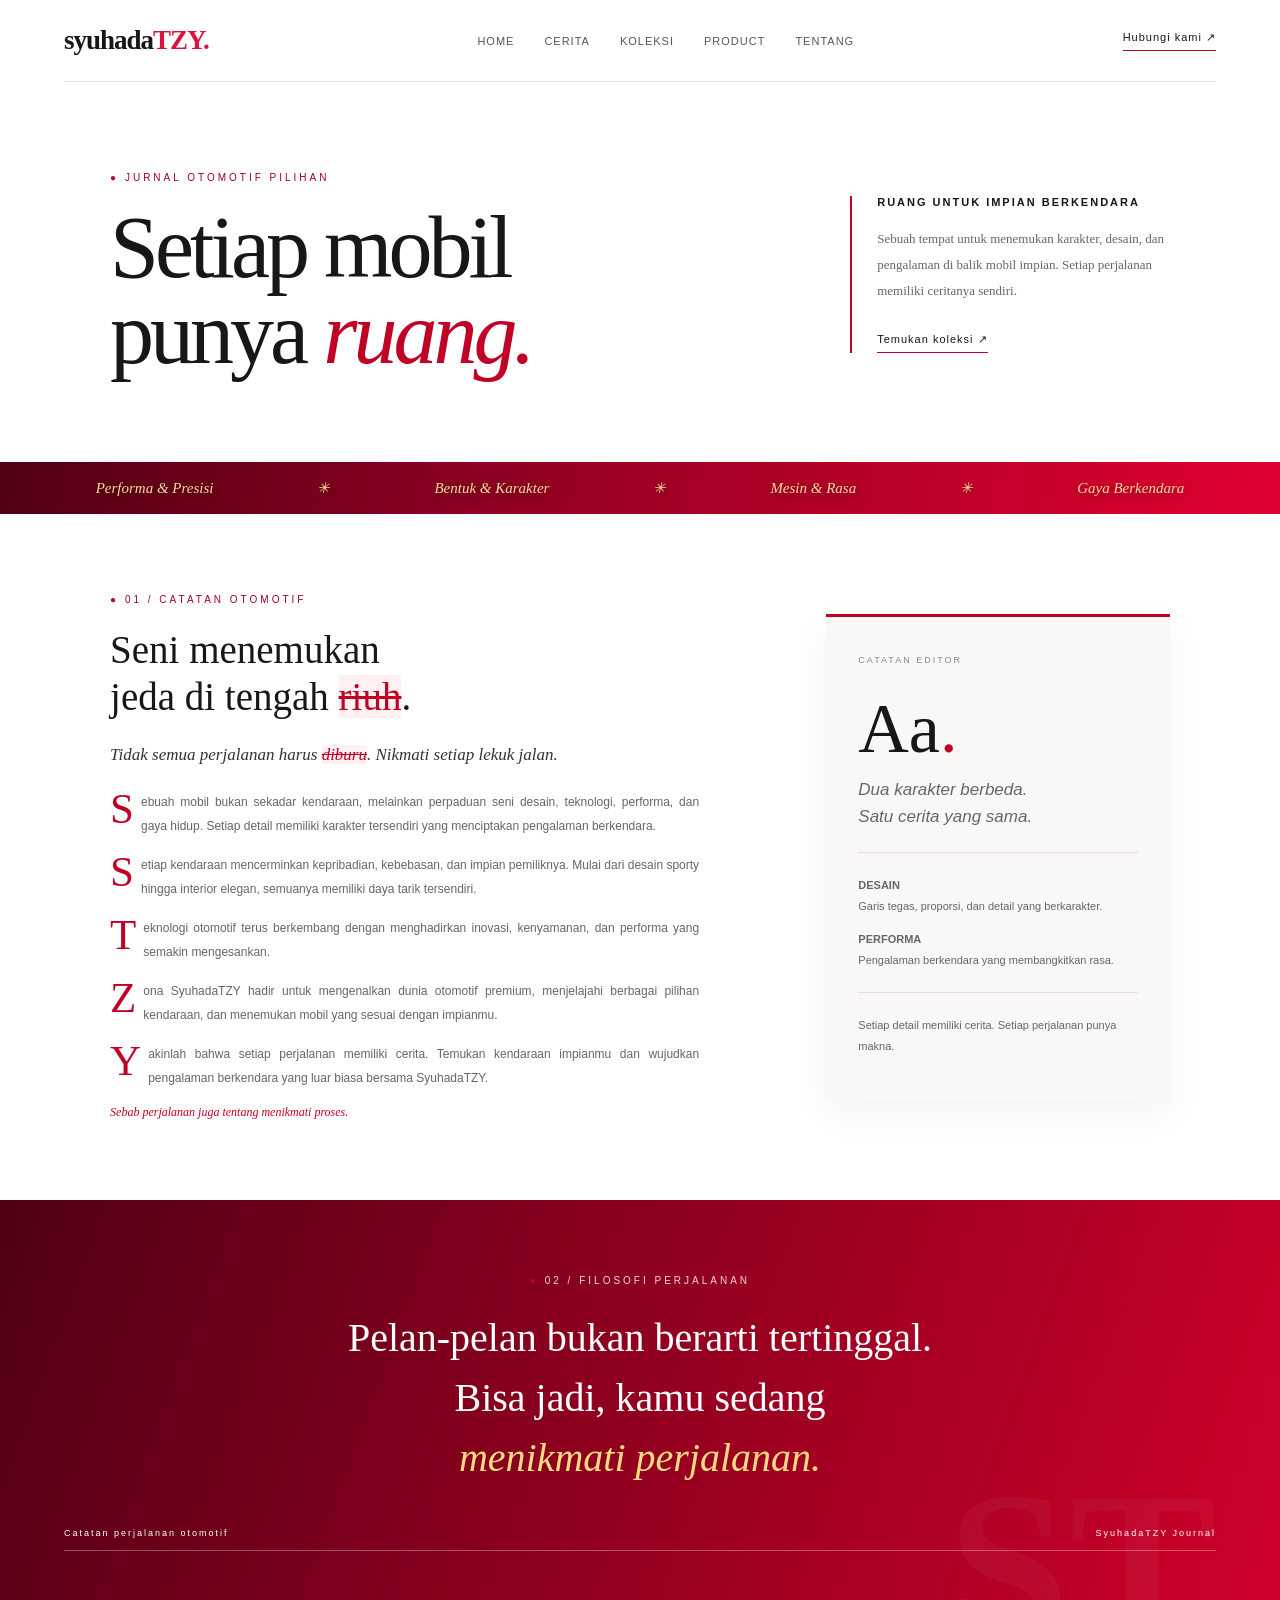
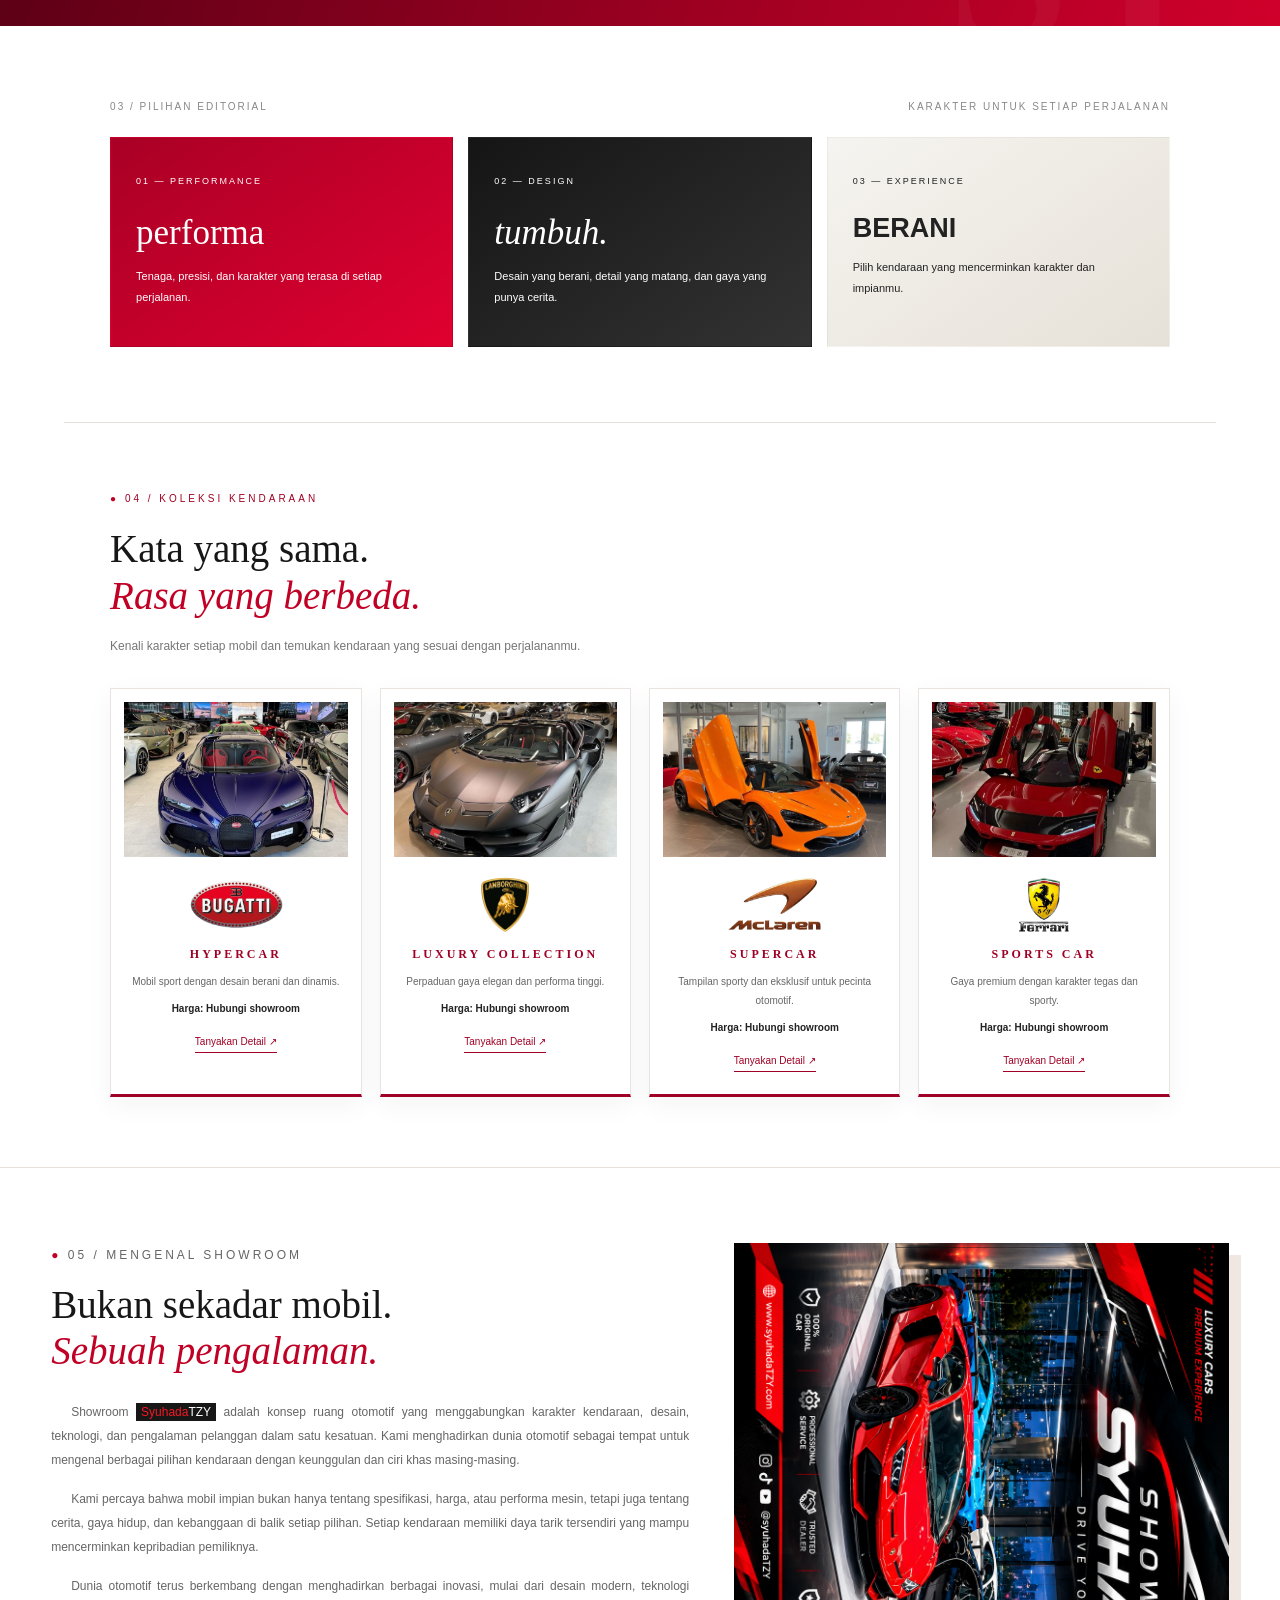
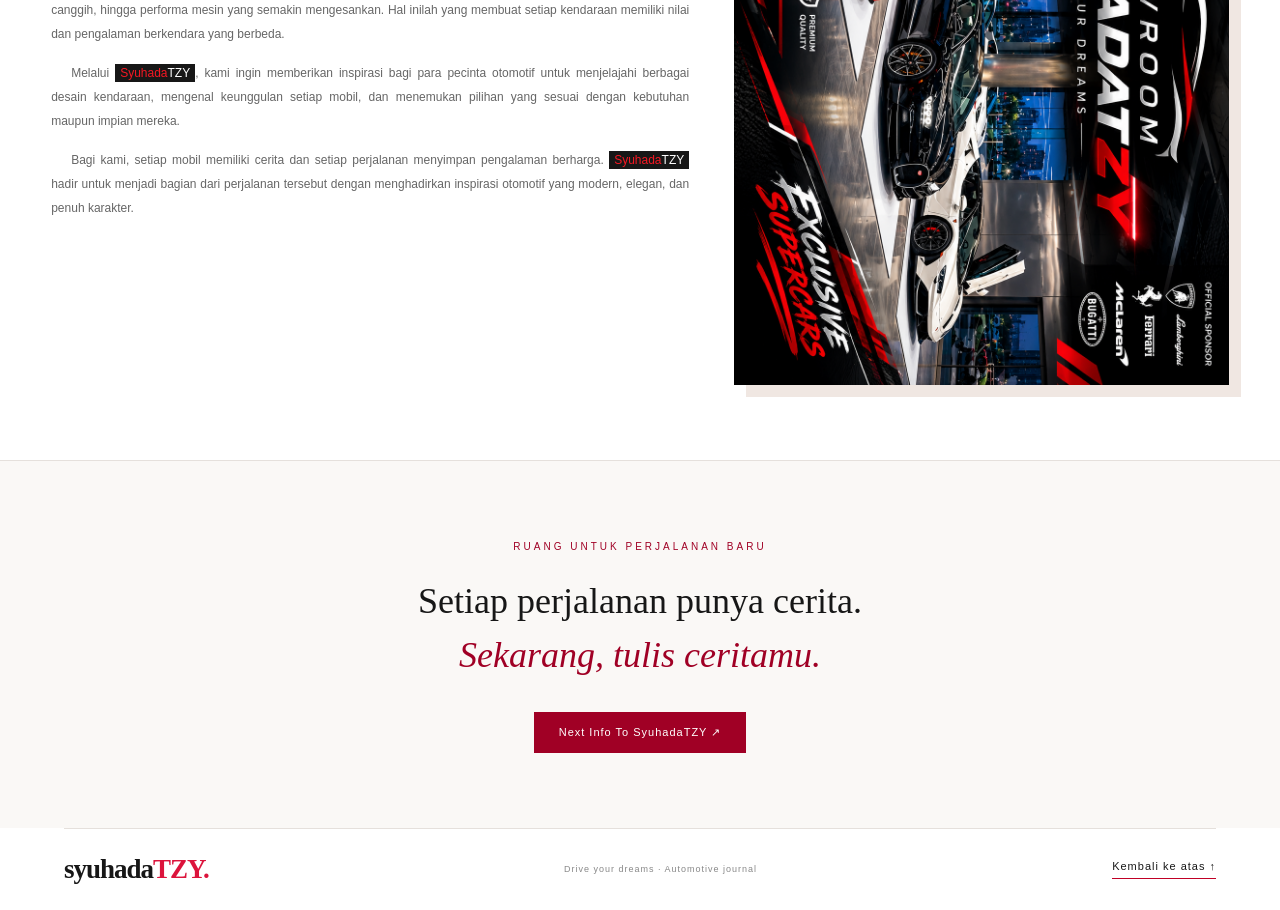
<file: C1-WEBPRO/index.html>
<!DOCTYPE html>
<html lang="id">
<head>
<meta charset="UTF-8">
<meta name="viewport" content="width=device-width, initial-scale=1.0">
<title>SyuhadaTZY — Automotive Journal</title>

<style>
/* =================================
   1. PENGATURAN DASAR
================================= */
* {
    margin: 0;
    padding: 0;
    box-sizing: border-box;
}

html {
    scroll-behavior: smooth;
}

body {
    background: #ffffff;
    color: #171717;
    font-family: Georgia, "Times New Roman", serif;
}

a {
    color: inherit;
    text-decoration: none;
}

.container {
    width: 90%;
    max-width: 1200px;
    margin: auto;
}

/* =================================
   2. HEADER DAN NAVIGASI
================================= */
header {
    display: flex;
    justify-content: space-between;
    align-items: center;
    padding: 25px 0;
    border-bottom: 1px solid #e5e0dc;
}

.logo {
    font-size: 27px;
    font-weight: bold;
    letter-spacing: -1px;
    color: #171717;
}

.logo span {
    color: crimson;
}

nav {
    display: flex;
    gap: 30px;
}

nav a {
    font-family: Arial, sans-serif;
    font-size: 11px;
    letter-spacing: 1px;
    text-transform: uppercase;
    color: #555;
    transition: 0.3s;
}

nav a:hover {
    color: #c00025;
}

.link {
    display: inline-block;
    font-family: Arial, sans-serif;
    font-size: 11px;
    letter-spacing: 1px;
    border-bottom: 1px solid #c00025;
    padding-bottom: 6px;
    transition: 0.3s;
}

.link:hover {
    color: #c00025;
    letter-spacing: 2px;
}

/* =================================
   3. HERO SECTION
================================= */
.hero {
    display: grid;
    grid-template-columns: 1.5fr 0.7fr;
    gap: 55px;
    align-items: center;
    padding: 90px 4% 85px;
}

.label {
    font-family: Arial, sans-serif;
    font-size: 10px;
    letter-spacing: 3px;
    color: #a00020;
    margin-bottom: 22px;
    text-transform: uppercase;
}

.label::before {
    content: "● ";
    color: #c00025;
}

.hero h1 {
    font-size: clamp(48px, 7vw, 88px);
    line-height: 0.98;
    letter-spacing: -4px;
    font-weight: normal;
    color: #171717;
}

.hero h1 em {
    color: #c00025;
}

.hero-note {
    border-left: 2px solid #c00025;
    padding-left: 25px;
}

.hero-note h3 {
    font-family: Arial, sans-serif;
    font-size: 11px;
    letter-spacing: 2px;
    margin-bottom: 18px;
    text-transform: uppercase;
}

.hero-note p {
    font-size: 13px;
    line-height: 2;
    color: #666;
    margin-bottom: 25px;
}

/* =================================
   4. RIBBON / BARIS MOTTO
================================= */
.ribbon {
    display: flex;
    justify-content: space-around;
    align-items: center;
    gap: 15px;
    padding: 17px 4%;
    background: linear-gradient(100deg, #520013, #a00025, #e00030);
    overflow: hidden;
}

.ribbon span {
    white-space: nowrap;
    font-size: 15px;
    font-style: italic;
    color: #f6dca1;
    text-shadow: 0 2px 8px #00000070;
}

/* =================================
   5. FEATURE / CATATAN OTOMOTIF
================================= */
.feature {
    display: grid;
    grid-template-columns: 1.2fr 0.7fr;
    gap: 12%;
    align-items: center;
    padding: 80px 4%;
}

.feature h2 {
    font-size: 39px;
    font-weight: normal;
    line-height: 1.2;
    margin-bottom: 20px;
}

.feature h2 s,
.lead s {
    background: #fff0f2;
    color: #c00025;
    text-decoration-color: #c00025;
}

.lead {
    font-size: 17px;
    font-style: italic;
    line-height: 1.6;
    margin-bottom: 22px;
    color: #333;
}

.article-text {
    font-family: Arial, sans-serif;
    font-size: 12px;
    color: #666;
    line-height: 2;
    margin-bottom: 15px;
    text-align: justify;
}

.article-text::first-letter {
    float: left;
    font-family: Georgia, serif;
    font-size: 43px;
    color: #c00025;
    padding-right: 7px;
    line-height: 0.9;
}

.red-text {
    color: #c00025;
    font-size: 12px;
    font-style: italic;
}

/* =================================
   6. EDITORIAL CARD
================================= */
.spec-card {
    background: #faf8f6;
    padding: 32px;
    border-top: 3px solid #c00025;
    box-shadow: 0 12px 35px #0000000d;
    transition: 0.4s ease;
}

.spec-card:hover {
    transform: translateY(-7px);
    box-shadow: 0 18px 40px #00000018;
    background: #fff;

}

.card:nth-child(3):hover {
    background: #e6e7dc;

    border-color: #E6C88A;
    transform: translateY(-8px);

    box-shadow:
        0 0 5px #ffffff,
        0 0 15px #dddddd,
        0 0 30px #ffffffb3;
}


.card:hover h2,
.card:hover h3,
.card:hover p {
    background: linear-gradient(
        90deg,
        #ff1744,
        #ff9100,
        #ffee00,
        #00e676,
        #00b0ff,
        #651fff,
        #e040fb
    );

    -webkit-background-clip: text;
    -webkit-text-fill-color: transparent;
    background-clip: text;

    transition: 0.4s ease;
}

.spec-card small {
    font-family: Arial, sans-serif;
    font-size: 9px;
    letter-spacing: 2px;
    color: #888;
}

.spec-card h2 {
    font-size: 70px;
    margin: 20px 0 5px;
}

.spec-card h2 span {
    color: #c00025;
}

.spec-card .quote-text {
    font-size: 17px;
    font-style: italic;
    line-height: 1.6;
}

.spec-card hr {
    border: none;
    border-top: 1px solid #e5e0dc;
    margin: 22px 0;
}

.spec-card p {
    font-family: Arial, sans-serif;
    font-size: 11px;
    line-height: 1.9;
    color: #666;
    margin-bottom: 12px;
}

/* =================================
   7. QUOTE / FILOSOFI
================================= */
.quote {
    position: relative;
    overflow: hidden;
    background: linear-gradient(110deg, #500014, #92001f, #d0002b);
    color: #fff;
    text-align: center;
    padding: 75px 5%;
}

.quote::before {
    content: "ST";
    position: absolute;
    font-size: 220px;
    font-weight: bold;
    color: #ffffff0a;
    right: 5%;
    bottom: -70px;
    pointer-events: none;
}

.quote .label {
    color: #f2d5d5;
}

.quote h2 {
    position: relative;
    font-size: clamp(25px, 4vw, 40px);
    font-weight: normal;
    line-height: 1.5;
}

.quote h2 em {
    color: #ffdb83;
}

.quote-bottom {
    display: flex;
    justify-content: space-between;
    gap: 15px;
    margin-top: 40px;
    padding-bottom: 12px;
    border-bottom: 1px solid #ffffff50;
    font-family: Arial, sans-serif;
    font-size: 9px;
    letter-spacing: 2px;
}

/* =================================
   8. PILIHAN EDITORIAL
================================= */
.collection {
    padding: 75px 4%;
}

.collection-heading {
    display: flex;
    justify-content: space-between;
    gap: 15px;
    margin-bottom: 25px;
}

.collection-heading p {
    font-family: Arial, sans-serif;
    font-size: 10px;
    letter-spacing: 2px;
    color: #888;
    text-transform: uppercase;
}

.cards {
    display: grid;
    grid-template-columns: repeat(3, 1fr);
    gap: 15px;
}

.card {
    padding: 32px 25px;
    min-height: 210px;
    border: 1px solid transparent;
    transition: 0.4s ease;
}

.card:nth-child(1) {
    background: linear-gradient(145deg, #a90025, #e00030);
    color: white;
}

.card:nth-child(2) {
    background: linear-gradient(145deg, #151515, #333);
    color: white;
}

.card:nth-child(3) {
    background: linear-gradient(145deg, #f6f4f0, #e6e1d8);
    color: #222;
}

.card:hover {
    transform: translateY(-9px);
    box-shadow: 0 15px 30px #00000025;
    border-color: #d4ad67;
}

.card small {
    font-family: Arial, sans-serif;
    font-size: 9px;
    letter-spacing: 2px;
}

.card h3 {
    font-size: 35px;
    margin: 25px 0 13px;
    font-weight: normal;
}

.card:nth-child(2) h3 {
    font-style: italic;
}

.card:nth-child(3) h3 {
    font-family: Arial, sans-serif;
    font-weight: bold;
    font-size: 27px;
}

.card p {
    font-family: Arial, sans-serif;
    font-size: 11px;
    line-height: 1.9;
}

/* =================================
   9. GALERI KENDARAAN
================================= */
.gallery {
    padding: 70px 4%;
    border-top: 1px solid #e5e0dc;
}

.gallery h2 {
    font-size: 39px;
    font-weight: normal;
    line-height: 1.2;
    margin: 15px 0;
}

.gallery h2 em {
    color: #c00025;
}

.gallery-intro {
    font-family: Arial, sans-serif;
    font-size: 12px;
    color: #777;
    line-height: 1.9;
    margin-bottom: 30px;
}

.cars {
    display: grid;
    grid-template-columns: repeat(4, minmax(0, 1fr));
    gap: 18px;
}

.car {
    min-width: 0;
    padding: 13px 13px 22px;
    text-align: center;
    background: #fff;
    border: 1px solid #e9e4df;
    border-bottom: 3px solid #a00025;
    box-shadow: 0 8px 25px #0000000c;
    transition: 0.4s ease;
    overflow: hidden;
}

.car:hover {
    transform: translateY(-10px);
    border-color: #d4ad67;
    box-shadow: 0 18px 35px #00000020;
}

.car > img {
    display: block;
    width: 100%;
    height: 155px;
    object-fit: cover;
    margin-bottom: 15px;
    transition: 0.5s ease;
}

.car:hover > img {
    transform: scale(1.04);
}

.car h3 {
    min-height: 65px;
    display: flex;
    align-items: center;
    justify-content: center;
}

.car .car-logo {
    display: block;
    width: 42%;
    max-width: 120px;
    height: 55px;
    object-fit: contain;
    margin: 0 auto;
}

.car small {
    display: block;
    font-family: Georgia, serif;
    font-size: 12px;
    font-weight: bold;
    letter-spacing: 3px;
    color: #a00025;
    margin: 10px 0;
}

.car p {
    font-family: Arial, sans-serif;
    font-size: 10px;
    line-height: 1.9;
    color: #666;
    margin: 8px 0;
    padding: 0 5px;
}

.car p b {
    color: #222;
}

.car a {
    display: inline-block;
    font-family: Arial, sans-serif;
    font-size: 10px;
    color: #a00025;
    margin-top: 10px;
    border-bottom: 1px solid #a00025;
    padding-bottom: 5px;
    transition: 0.3s;
}

.car a:hover {
    color: #d4ad67;
    border-color: #d4ad67;
    letter-spacing: 1px;
}

/* =================================
   10. TENTANG SHOWROOM
================================= */
.about {
    border-top: 1px solid #e5e0dc;
    padding: 75px 4%;
    display: flex;
    align-items: stretch;
    gap: 45px;
}

.about-text {
    flex: 1;
    min-width: 0;
}

.about h2 {
    font-size: 39px;
    line-height: 1.2;
    margin-bottom: 25px;
    font-weight: normal;
}

.about h2 em {
    color: #c00025;
}

.about p {
    font-family: Arial, sans-serif;
    max-width: 650px;
    font-size: 12px;
    color: #666;
    line-height: 2;
    text-align: justify;
    text-indent: 20px;
    margin-bottom: 15px;
}

.about .label {
    text-indent: 0;
}

.about-image {
    width: 42%;
    flex-shrink: 0;
    display: flex;
}

.about-image img {
    width: 100%;
    height: 100%;
    min-height: 450px;
    display: block;
    object-fit: cover;
    object-position: center;
    box-shadow: 12px 12px 0 #f0e7e2;
    transition: 0.4s ease;
}

.about-image img:hover {
    transform: translateY(-6px);
    box-shadow: 12px 18px 25px #00000020;
}

/* =================================
   11. PENUTUP
================================= */
.closing {
    border-top: 1px solid #e5e0dc;
    text-align: center;
    padding: 75px 15px;
    background: #faf8f6;
}

.closing small {
    font-family: Arial, sans-serif;
    color: #a00025;
    font-size: 10px;
    letter-spacing: 3px;
}

.closing h2 {
    font-size: clamp(25px, 4vw, 36px);
    line-height: 1.5;
    font-weight: normal;
    margin: 20px 0 30px;
}

.closing h2 em {
    color: #a00025;
}

.closing a {
    display: inline-block;
    background: #a00025;
    color: white;
    font-family: Arial, sans-serif;
    font-size: 11px;
    letter-spacing: 1px;
    padding: 14px 25px;
    transition: 0.3s;
}

.closing a:hover {
    background: #171717;
    transform: translateY(-4px);
    box-shadow: 0 8px 20px #00000025;
}

/* =================================
   12. FOOTER
================================= */
footer {
    display: flex;
    justify-content: space-between;
    align-items: center;
    gap: 20px;
    padding: 25px 0;
    border-top: 1px solid #e5e0dc;
}

footer p {
    font-family: Arial, sans-serif;
    font-size: 9px;
    letter-spacing: 1px;
    color: #888;
}

/* =================================
   13. RESPONSIVE TABLET
================================= */
@media (max-width: 950px) {
    .cars {
        grid-template-columns: repeat(2, minmax(0, 1fr));
    }

    .about-image {
        width: 40%;
    }
}

/* =================================
   14. RESPONSIVE HP
================================= */
@media (max-width: 700px) {
    .container {
        width: 90%;
    }

    header {
        flex-wrap: wrap;
        gap: 18px;
    }

    nav {
        order: 3;
        width: 100%;
        justify-content: space-between;
        gap: 10px;
    }

    nav a {
        font-size: 9px;
    }

    .hero,
    .feature {
        grid-template-columns: 1fr;
        gap: 35px;
        padding: 50px 0;
    }

    .hero h1 {
        font-size: clamp(45px, 12vw, 65px);
        letter-spacing: -2px;
    }

    .ribbon {
        justify-content: flex-start;
        overflow-x: auto;
    }

    .feature h2,
    .gallery h2,
    .about h2 {
        font-size: 31px;
    }

    .cards {
        grid-template-columns: 1fr;
    }

    .cars {
        grid-template-columns: repeat(2, minmax(0, 1fr));
    }

    .car > img {
        height: 140px;
    }

    .about {
        flex-direction: column;
    }

    .about-image {
        width: 100%;
    }

    .about-image img {
        min-height: 300px;
        height: 350px;
    }

    .collection-heading {
        flex-direction: column;
    }

    .quote-bottom {
        flex-direction: column;
        align-items: center;
    }

    footer {
        flex-wrap: wrap;
    }
}

@media (max-width: 420px) {
    .cars {
        grid-template-columns: 1fr;
    }

    .car > img {
        height: 200px;
    }

    .logo {
        font-size: 23px;
    }
}
</style>
</head>

<body>

<!-- HEADER -->
<div class="container">
<header>
    <a href="#home" class="logo">
        syuhada<span>TZY.</span>
    </a>

    <nav>
        <a href="Utama.html">HOME</a>
        <a href="#cerita">Cerita</a>
        <a href="#koleksi">Koleksi</a>
        <a href="produk.html">Product</a>
        <a href="#tentang">Tentang</a>
    </nav>

    <a href="Utama.html#kontak" class="link">Hubungi kami ↗</a>
</header>

<!-- HERO -->
<section class="hero" id="home">
    <div>
        <p class="label">Jurnal otomotif pilihan</p>
        <h1>
            Setiap mobil<br>
            punya <em>ruang.</em>
        </h1>
    </div>

    <div class="hero-note">
        <h3>Ruang untuk impian berkendara</h3>
        <p>
            Sebuah tempat untuk menemukan karakter,
            desain, dan pengalaman di balik mobil impian.
            Setiap perjalanan memiliki ceritanya sendiri.
        </p>
        <a href="#koleksi" class="link">
            Temukan koleksi ↗
        </a>
    </div>
</section>
</div>

<!-- RIBBON -->
<div class="ribbon">
    <span>Performa &amp; Presisi</span>
    <span>✳</span>
    <span>Bentuk &amp; Karakter</span>
    <span>✳</span>
    <span>Mesin &amp; Rasa</span>
    <span>✳</span>
    <span>Gaya Berkendara</span>
</div>

<div class="container">

<!-- CATATAN OTOMOTIF -->
<section class="feature" id="cerita">
    <article>
        <p class="label">01 / Catatan otomotif</p>

        <h2>
            Seni menemukan<br>
            jeda di tengah <s>riuh</s>.
        </h2>

        <p class="lead">
            Tidak semua perjalanan harus <s>diburu</s>.
            Nikmati setiap lekuk jalan.
        </p>

        <p class="article-text">
            Sebuah mobil bukan sekadar kendaraan, melainkan perpaduan seni desain, teknologi, performa, dan gaya hidup. Setiap detail memiliki karakter tersendiri yang menciptakan pengalaman berkendara.
        </p>

        <p class="article-text">
            Setiap kendaraan mencerminkan kepribadian, kebebasan, dan impian pemiliknya. Mulai dari desain sporty hingga interior elegan, semuanya memiliki daya tarik tersendiri.
        </p>

        <p class="article-text">
            Teknologi otomotif terus berkembang dengan menghadirkan inovasi, kenyamanan, dan performa yang semakin mengesankan.
        </p>

        <p class="article-text">
            Zona SyuhadaTZY hadir untuk mengenalkan dunia otomotif premium, menjelajahi berbagai pilihan kendaraan, dan menemukan mobil yang sesuai dengan impianmu.
        </p>

        <p class="article-text">
            Yakinlah bahwa setiap perjalanan memiliki cerita. Temukan kendaraan impianmu dan wujudkan pengalaman berkendara yang luar biasa bersama SyuhadaTZY.
        </p>

        <p class="red-text">
            Sebab perjalanan juga tentang menikmati proses.
        </p>
    </article>

    <!-- CATATAN EDITOR -->
    <aside class="spec-card">
        <small>CATATAN EDITOR</small>
        <h2>Aa<span>.</span></h2>

        <p class="quote-text">
            Dua karakter berbeda.<br>
            Satu cerita yang sama.
        </p>

        <hr>

        <p>
            <strong>DESAIN</strong><br>
            Garis tegas, proporsi, dan detail yang berkarakter.
        </p>

        <p>
            <strong>PERFORMA</strong><br>
            Pengalaman berkendara yang membangkitkan rasa.
        </p>

        <hr>

        <p>
            Setiap detail memiliki cerita.
            Setiap perjalanan punya makna.
        </p>
    </aside>
</section>
</div>

<!-- FILOSOFI -->
<section class="quote">
    <p class="label">02 / Filosofi perjalanan</p>

    <h2>
        Pelan-pelan bukan berarti tertinggal.<br>
        Bisa jadi, kamu sedang<br>
        <em>menikmati perjalanan.</em>
    </h2>

    <div class="quote-bottom">
        <span>Catatan perjalanan otomotif</span>
        <span>SyuhadaTZY Journal</span>
    </div>
</section>

<div class="container">

<!-- PILIHAN EDITORIAL -->
<section class="collection" id="koleksi">
    <div class="collection-heading">
        <p>03 / Pilihan editorial</p>
        <p>Karakter untuk setiap perjalanan</p>
    </div>

    <div class="cards">
        <article class="card">
            <small>01 — PERFORMANCE</small>
            <h3>performa</h3>
            <p>
                Tenaga, presisi, dan karakter
                yang terasa di setiap perjalanan.
            </p>
        </article>

        <article class="card">
            <small>02 — DESIGN</small>
            <h3>tumbuh.</h3>
            <p>
                Desain yang berani, detail yang matang,
                dan gaya yang punya cerita.
            </p>
        </article>

        <article class="card">
            <small>03 — EXPERIENCE</small>
            <h3>BERANI</h3>
            <p>
                Pilih kendaraan yang mencerminkan
                karakter dan impianmu.
            </p>
        </article>
    </div>
</section>

<!-- GALERI MOBIL -->
<section class="gallery" id="galeri">
    <p class="label">04 / Koleksi kendaraan</p>

    <h2>
        Kata yang sama.<br>
        <em>Rasa yang berbeda.</em>
    </h2>

    <p class="gallery-intro">
        Kenali karakter setiap mobil dan temukan
        kendaraan yang sesuai dengan perjalananmu.
    </p>

    <div class="cars">

        <article class="car">
            <img src="image/buggati shw.jpg" alt="Bugatti">

            <h3>
                <img src="image/bgt_logo-removebg-preview.png"
                     alt="Logo Bugatti" class="car-logo">
            </h3>

            <small>HYPERCAR</small>
            <p>Mobil sport dengan desain berani dan dinamis.</p>
            <p><b>Harga: Hubungi showroom</b></p>
            <a href="#kontak">Tanyakan Detail ↗</a>
        </article>

        <article class="car">
            <img src="image/lamborgini shw 2.jpg" alt="Lamborghini">

            <h3>
                <img src="image/lbr_logo-removebg-preview.png"
                     alt="Logo Lamborghini" class="car-logo">
            </h3>

            <small>LUXURY COLLECTION</small>
            <p>Perpaduan gaya elegan dan performa tinggi.</p>
            <p><b>Harga: Hubungi showroom</b></p>
            <a href="#kontak">Tanyakan Detail ↗</a>
        </article>

        <article class="car">
            <img src="image/mc laren shw.jpg" alt="McLaren">

            <h3>
                <img src="image/mc_logo-removebg-preview.png"
                     alt="Logo McLaren" class="car-logo">
            </h3>

            <small>SUPERCAR</small>
            <p>Tampilan sporty dan eksklusif untuk pecinta otomotif.</p>
            <p><b>Harga: Hubungi showroom</b></p>
            <a href="#kontak">Tanyakan Detail ↗</a>
        </article>

        <article class="car">
            <img src="image/ferrari shw.jpg" alt="Ferrari">

            <h3>
                <img src="image/fr_logo-removebg-preview.png"
                     alt="Logo Ferrari" class="car-logo">
            </h3>

            <small>SPORTS CAR</small>
            <p>Gaya premium dengan karakter tegas dan sporty.</p>
            <p><b>Harga: Hubungi showroom</b></p>
            <a href="#kontak">Tanyakan Detail ↗</a>
        </article>

    </div>
</section>

</div>

<!-- TENTANG SHOWROOM -->
<section class="about" id="tentang">

    <div class="about-text">
        <p class="label">05 / Mengenal showroom</p>

        <h2>
            Bukan sekadar mobil.<br>
            <em>Sebuah pengalaman.</em>
        </h2>

        <p>
            Showroom <span style="background:#171717; padding:2px 5px;">
            <span style="color:#f51823;">Syuhada</span><span style="color:#fff;">TZY</span></span> adalah konsep ruang otomotif yang menggabungkan karakter kendaraan, desain, teknologi, dan pengalaman pelanggan dalam satu kesatuan. Kami menghadirkan dunia otomotif sebagai tempat untuk mengenal berbagai pilihan kendaraan dengan keunggulan dan ciri khas masing-masing.
        </p>

        <p>
            Kami percaya bahwa mobil impian bukan hanya tentang spesifikasi, harga, atau performa mesin, tetapi juga tentang cerita, gaya hidup, dan kebanggaan di balik setiap pilihan. Setiap kendaraan memiliki daya tarik tersendiri yang mampu mencerminkan kepribadian pemiliknya.
        </p>

        <p>
            Dunia otomotif terus berkembang dengan menghadirkan berbagai inovasi, mulai dari desain modern, teknologi canggih, hingga performa mesin yang semakin mengesankan. Hal inilah yang membuat setiap kendaraan memiliki nilai dan pengalaman berkendara yang berbeda.
        </p>

        <p>
            Melalui <span style="background:#171717; padding:2px 5px;">
            <span style="color:#f51823;">Syuhada</span><span style="color:#fff;">TZY</span></span>, kami ingin memberikan inspirasi bagi para pecinta otomotif untuk menjelajahi berbagai desain kendaraan, mengenal keunggulan setiap mobil, dan menemukan pilihan yang sesuai dengan kebutuhan maupun impian mereka.
        </p>

        <p>
            Bagi kami, setiap mobil memiliki cerita dan setiap perjalanan menyimpan pengalaman berharga. <span style="background:#171717; padding:2px 5px;"><span style="color:#f51823;">Syuhada</span><span style="color:#fff;">TZY</span></span> hadir untuk menjadi bagian dari perjalanan tersebut dengan menghadirkan inspirasi otomotif yang modern, elegan, dan penuh karakter.
        </p>
    </div>

    <div class="about-image">
        <img src="image/Luxury POTRET.png"
             alt="Luxury Showroom SyuhadaTZY">
    </div>

</section>

<!-- PENUTUP -->
<section class="closing" id="kontak">
    <small>RUANG UNTUK PERJALANAN BARU</small>

    <h2>
        Setiap perjalanan punya cerita.<br>
        <em>Sekarang, tulis ceritamu.</em>
    </h2>

    <a href="Utama.html">
        Next Info To SyuhadaTZY ↗
    </a>
</section>

<!-- FOOTER -->
<div class="container">
<footer>
    <a href="#home" class="logo">
        syuhada<span>TZY.</span>
    </a>

    <p>Drive your dreams · Automotive journal</p>

    <a href="#home" class="link">Kembali ke atas ↑</a>
</footer>
</div>

</body>
</html>
</file>
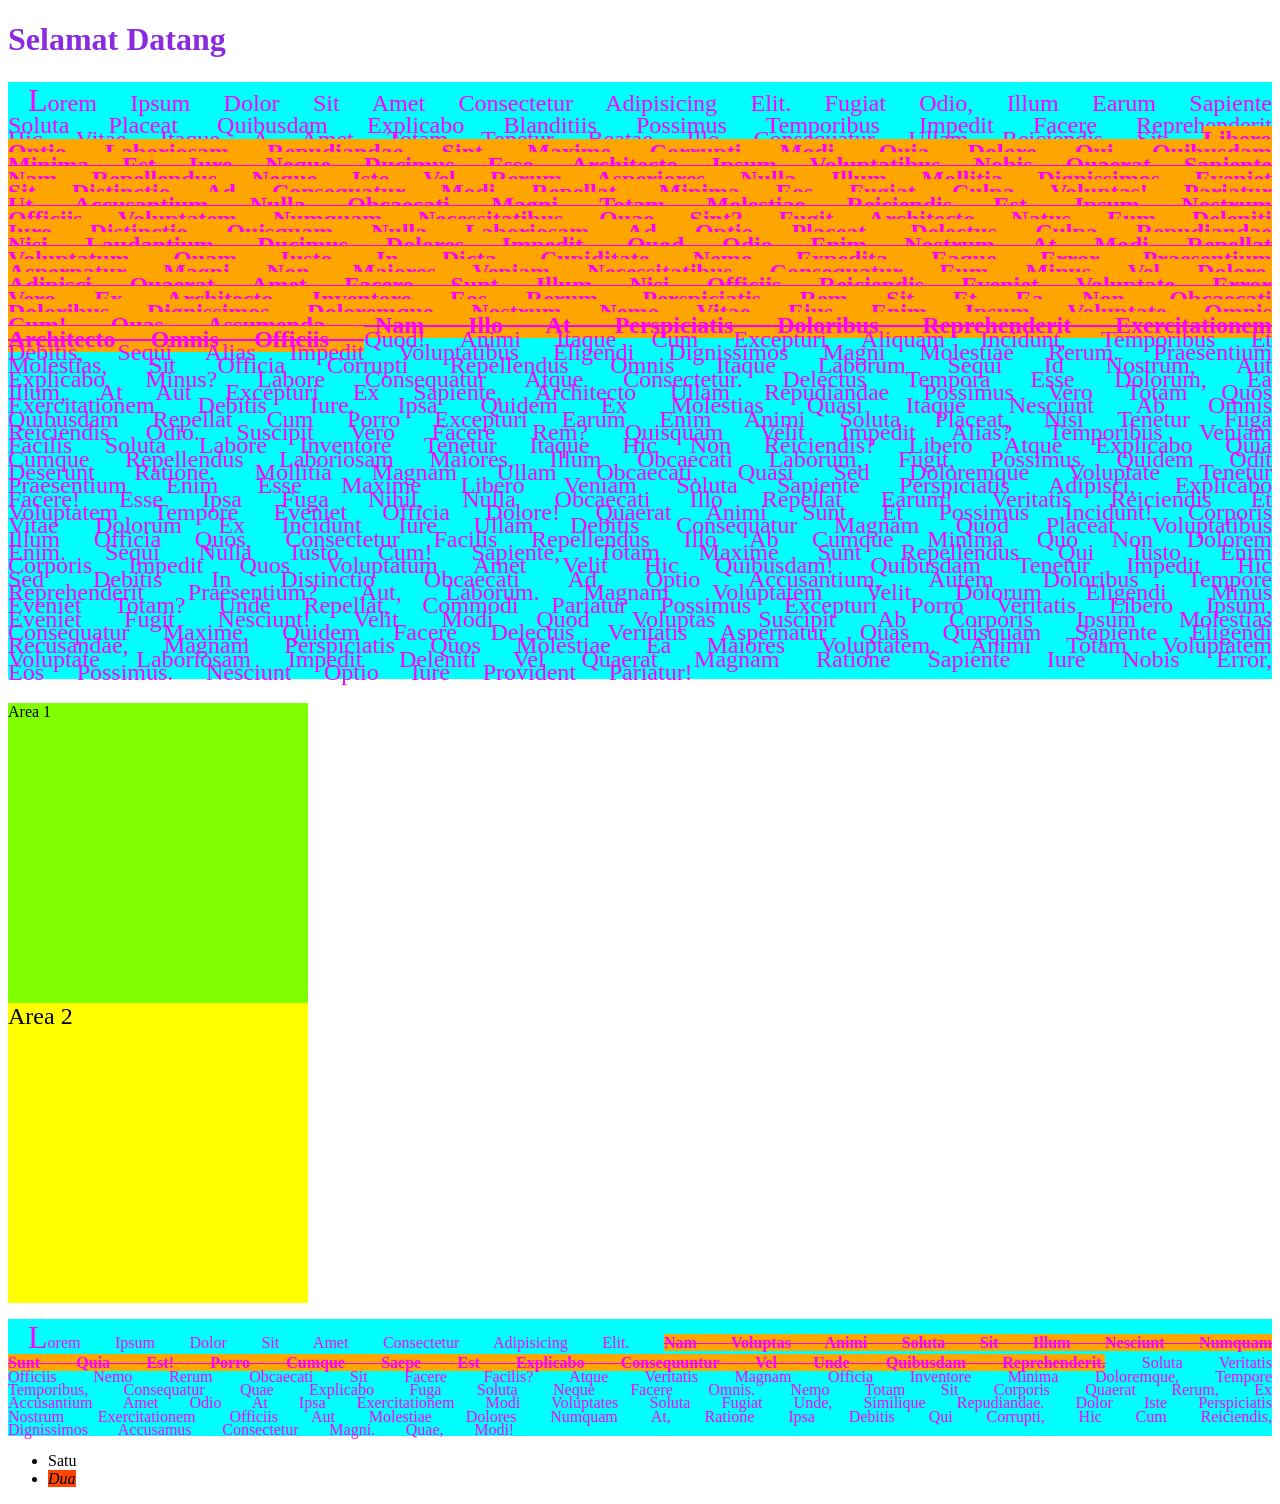
<file: css1.html>
<!DOCTYPE html>
<html lang="en">
<head>
    <meta charset="UTF-8">
    <meta name="viewport" content="width=device-width, initial-scale=1.0">
    <title>Document</title>
    <link rel="stylesheet" href="cssku.css">
</head>
<style>
    h1 {color: blue;}
    #satu { width: 300px; height: 300px; background-color: chartreuse;}
    .dua { width: 300px; height: 300px; background-color: yellow;}
    .tiga { font-size: x-large;}
    #empat { font-size: x-large;}
    p b { background-color: orange; text-decoration: line-through;}
    ul li i {background-color: orangered;}
    p:hover {background-color: deeppink; color: yellow;}
    div:hover {background-color: deeppink;}
    p::first-letter { 
        font: xx-large monotype corsiva;
    }
    p {line-height: 10pt; text-align: justify; text-indent: 15pt; text-transform: capitalize; word-spacing: 20pt;}
</style>
<body>
    <h1 style="color:blueviolet; font-family: 'arial black';">Selamat Datang</h1>
    <p id="empat">Lorem ipsum dolor sit amet consectetur adipisicing elit. Fugiat odio, illum earum sapiente soluta placeat quibusdam explicabo blanditiis possimus temporibus impedit facere reprehenderit hic vitae itaque a amet totam tenetur beatae illo consequatur ullam reiciendis sit. <b> Libero optio laboriosam repudiandae sint, maxime corrupti modi, quia dolore qui quibusdam minima est iure neque ducimus esse. Architecto ipsum voluptatibus nobis quaerat sapiente nam repellendus neque iste vel rerum asperiores nulla illum mollitia dignissimos eveniet sit distinctio ad consequatur modi repellat, minima eos fugiat culpa voluptas! Pariatur ut accusantium nulla obcaecati magni totam molestiae reiciendis est, ipsum nostrum officiis voluptatem numquam necessitatibus quae sint? Fugit architecto natus eum deleniti iure distinctio quisquam nulla laboriosam ad optio placeat, delectus culpa repudiandae nisi laudantium, ducimus dolores impedit. Quod odio enim nostrum at modi repellat voluptatum quam iusto in dicta cupiditate nemo expedita eaque error praesentium aspernatur magni non, maiores veniam necessitatibus consequatur eum minus vel dolore. Adipisci quaerat amet facere sunt illum nisi officiis reiciendis eveniet voluptate error vero ex, architecto inventore eos rerum. Perspiciatis rem sit et ea non, obcaecati doloribus dignissimos doloremque nostrum nemo vitae eius enim ipsum voluptate omnis cum! Quas assumenda, nam illo at perspiciatis doloribus reprehenderit exercitationem architecto omnis officiis </b>quod! Animi itaque cum excepturi aliquam incidunt, temporibus et debitis, sequi alias impedit voluptatibus eligendi dignissimos magni molestiae rerum. Praesentium molestias, sit officia corrupti repellendus omnis itaque laborum sequi id nostrum, aut explicabo minus? Labore consequatur atque consectetur. Delectus tempora esse dolorum, ea illum, at aut excepturi ex sapiente, architecto ullam repudiandae possimus vero totam quos exercitationem debitis iure. Ipsa quidem ex molestias quasi itaque nesciunt ab omnis quibusdam repellat cum porro excepturi earum enim animi soluta placeat, nisi tenetur fuga reiciendis odio. Suscipit vero facere rem? Quisquam velit impedit alias? Temporibus veniam facilis soluta labore inventore tenetur itaque hic non reiciendis? Libero atque explicabo quia cumque repellendus laboriosam maiores, illum obcaecati laborum, fugit, possimus quidem odit deserunt ratione. Mollitia magnam ullam obcaecati, quasi sed doloremque voluptate tenetur praesentium enim esse maxime libero veniam soluta sapiente perspiciatis adipisci, explicabo facere! Esse ipsa fuga nihil, nulla obcaecati illo repellat earum! Veritatis reiciendis et voluptatem tempore eveniet officia dolore! Quaerat animi sunt et possimus incidunt! Corporis vitae dolorum ex incidunt iure ullam debitis consequatur magnam quod placeat voluptatibus illum officia quos, consectetur facilis repellendus illo ab cumque minima quo non dolorem enim. Sequi nulla iusto cum! Sapiente, totam maxime sunt repellendus qui iusto enim corporis impedit quos voluptatum amet velit hic quibusdam! Quibusdam tenetur impedit hic sed debitis in distinctio obcaecati ad optio accusantium, autem doloribus tempore reprehenderit praesentium? Aut, laborum. Magnam voluptatem velit dolorum eligendi minus eveniet totam? Unde repellat, commodi pariatur possimus excepturi porro veritatis libero ipsum, eveniet fugit nesciunt! Velit modi quod voluptas suscipit ab corporis ipsum molestias consequatur maxime, quidem facere delectus veritatis aspernatur quas quisquam sapiente eligendi recusandae, magnam perspiciatis quos molestiae ea maiores voluptatem. Animi totam voluptatem voluptate laboriosam impedit deleniti vel quaerat magnam ratione sapiente iure nobis error, eos possimus. Nesciunt optio iure provident pariatur!</p>
    <div id="satu">Area 1</div>
    <div class="dua tiga">Area 2</div>
    <p>Lorem ipsum dolor sit amet consectetur adipisicing elit. <b> Nam voluptas animi soluta sit illum nesciunt numquam sunt quia est! Porro cumque saepe est explicabo consequuntur vel unde quibusdam reprehenderit.</b> Soluta veritatis officiis nemo rerum obcaecati sit facere facilis? Atque veritatis magnam officia inventore minima doloremque, tempore temporibus, consequatur quae explicabo fuga soluta neque facere omnis. Nemo totam sit corporis quaerat rerum, ex accusantium amet odio at ipsa exercitationem modi voluptates soluta fugiat unde, similique repudiandae. Dolor iste perspiciatis nostrum exercitationem officiis aut molestiae dolores numquam at, ratione ipsa debitis qui corrupti, hic cum reiciendis, dignissimos accusamus consectetur magni. Quae, modi!</p>
    <ul>
        <li>Satu</li>
        <li><i>Dua</i></li>
    </ul>
</body>
</html>
</file>
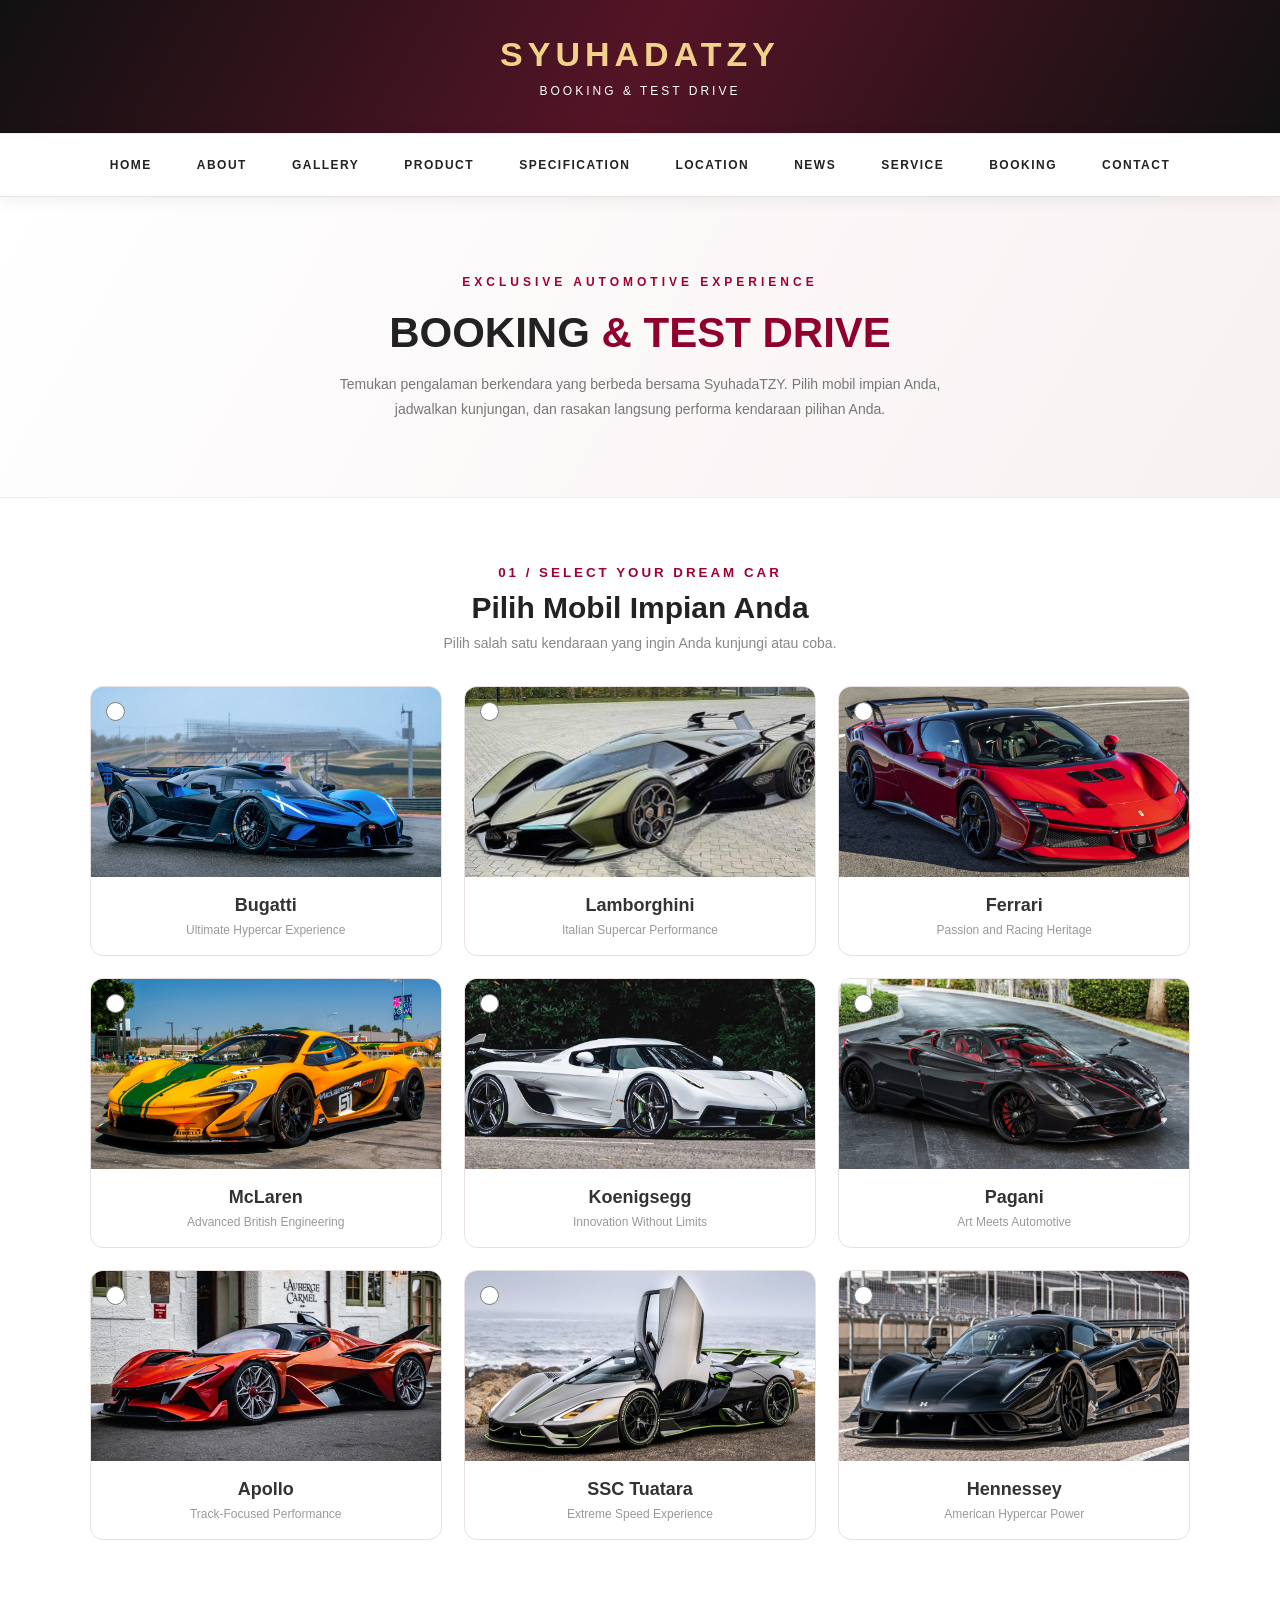
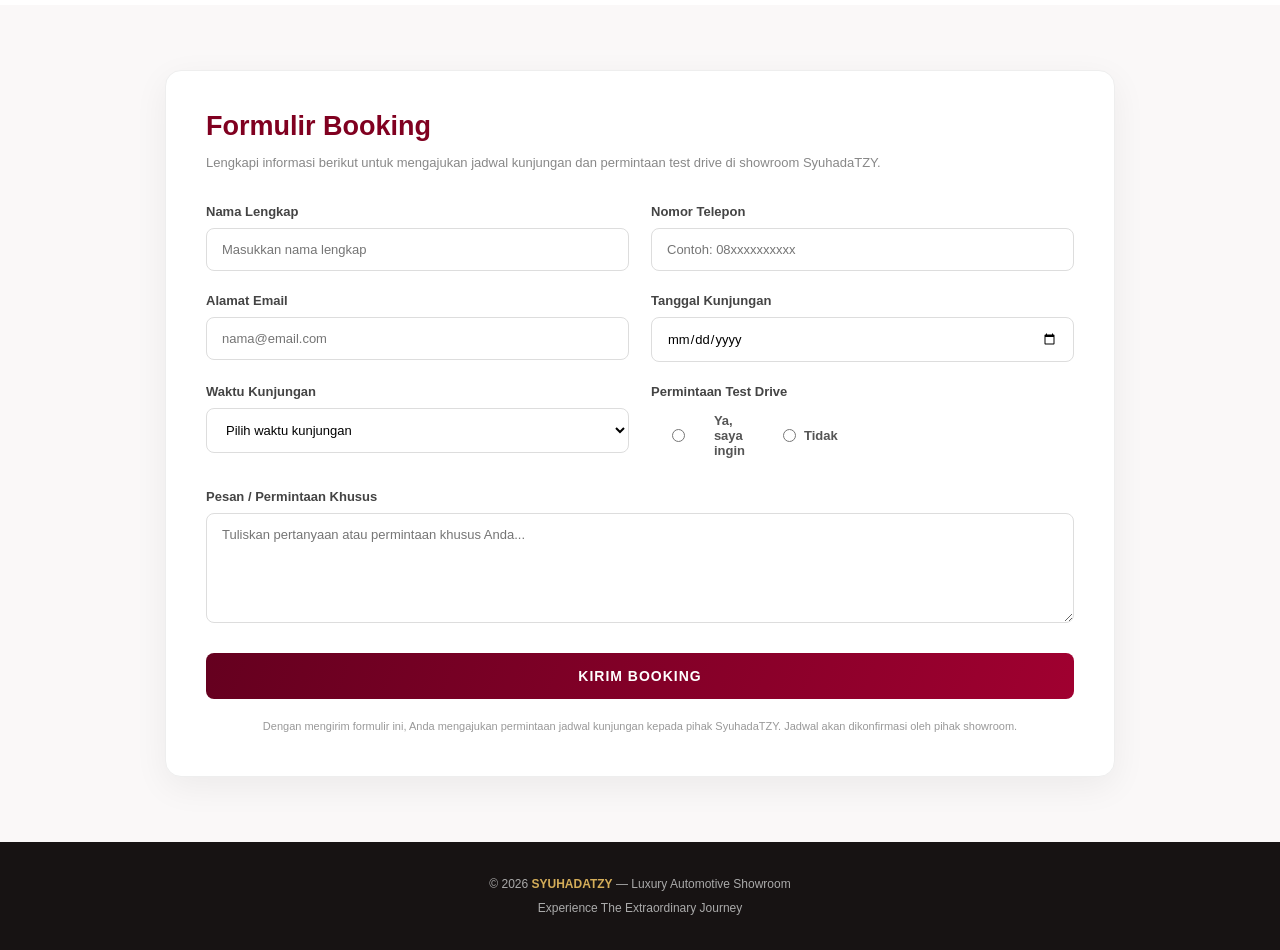
<file: C1-WEBPRO/booking.html>
<!DOCTYPE html>
<html lang="id">
<head>
    <meta charset="UTF-8">
    <meta name="viewport" content="width=device-width, initial-scale=1.0">
    <title>Booking & Test Drive | SyuhadaTZY</title>

    <style>
        /* BAHAN DASAR */
        * {
            margin: 0;
            padding: 0;
            box-sizing: border-box;
            font-family: 'Segoe UI', Arial, sans-serif;
        }

        html {
            scroll-behavior: smooth;
        }

        body {
            background: #ffffff;
            color: #222;
        }

        /* 1 Bahan Judul HEADER */
        header {
            width: 100%;
            padding: 35px 15px;
            text-align: center;
            background: linear-gradient(120deg, #111, #541426, #111);
            color: white;
        }

        .logo {
            font-size: 34px;
            font-weight: 800;
            letter-spacing: 5px;
            color: #f2d18b;
        }

        header p {
            margin-top: 10px;
            letter-spacing: 3px;
            font-size: 12px;
            color: white;
        }

        /* 2 Bahan NAVBAR */
        nav {
            position: sticky;
            top: 0;
            z-index: 1000;
            display: flex;
            justify-content: center;
            align-items: center;
            flex-wrap: wrap;
            gap: 45px;
            padding: 16px 20px;
            background: rgba(255, 255, 255, 0.95);
            backdrop-filter: blur(12px);
            -webkit-backdrop-filter: blur(12px);
            border-top: 1px solid #eee;
            border-bottom: 1px solid #e5e5e5;
            box-shadow: 0 4px 15px rgba(0,0,0,.06);
        }

        nav a {
            position: relative;
            color: #222;
            text-decoration: none;
            font-size: 12px;
            font-weight: bold;
            letter-spacing: 1.5px;
            padding: 8px 0;
            transition: .3s ease;
        }

        nav a::after {
            content: "";
            position: absolute;
            left: 0;
            bottom: 0;
            width: 0;
            height: 2px;
            background: #a00028;
            transition: .3s ease;
        }

        nav a:hover {
            color: #a00028;
        }

        nav a:hover::after {
            width: 100%;
        }

        /* 3 Bahan ARTIKEL UTAMA */
        .hero {
            padding: 75px 7%;
            text-align: center;
            background: linear-gradient(120deg, #fff, #f8f1f2);
            border-bottom: 1px solid #eee;
        }

        .hero .label {
            color: #a00030;
            letter-spacing: 4px;
            font-size: 12px;
            font-weight: bold;
        }

        .hero h1 {
            font-size: 42px;
            margin: 15px 0;
            color: #222;
        }

        .hero h1 span {
            color: #90002d;
        }

        .hero p {
            color: #777;
            max-width: 650px;
            margin: auto;
            line-height: 1.8;
            font-size: 14px;
        }

        /* 4 Bahan SELECTION */
        .section {
            padding: 65px 7%;
        }

        .section-title {
            text-align: center;
            margin-bottom: 35px;
        }

        .section-title small {
            color: #a00030;
            letter-spacing: 3px;
            font-weight: bold;
        }

        .section-title h2 {
            font-size: 30px;
            margin-top: 10px;
            color: #222;
        }

        .section-title p {
            color: #888;
            margin-top: 10px;
            font-size: 14px;
        }

        /* 5 Bahan PILIHAN MOBIL */
        .cars {
            display: grid;
            grid-template-columns: repeat(3, 1fr);
            gap: 22px;
        }

        .car-option {
            position: relative;
            border: 1px solid #e8e0e1;
            border-radius: 13px;
            overflow: hidden;
            background: #fff;
            transition: 0.35s;
            cursor: pointer;
        }

        .car-option:hover {
            transform: translateY(-8px);
            border-color: #a00030;
            box-shadow: 0 12px 30px rgba(128,0,32,0.13);
        }

        .car-option input {
            position: absolute;
            top: 15px;
            left: 15px;
            width: 19px;
            height: 19px;
            accent-color: #90002d;
            z-index: 2;
            cursor: pointer;
        }

        .car-option img {
            width: 100%;
            height: 190px;
            object-fit: cover;
            display: block;
            transition: 0.4s;
        }

        .car-option:hover img {
            transform: scale(1.04);
        }

        .car-info {
            padding: 18px;
            text-align: center;
        }

        .car-info h3 {
            font-size: 18px;
            color: #333;
            margin-bottom: 7px;
        }

        .car-info p {
            color: #999;
            font-size: 12px;
        }

        /* 6 Bahan FORM BOOKING */
        .booking-section {
            padding: 65px 7%;
            background: #faf8f8;
            scroll-margin-top: 85px;
        }

        .booking-container {
            max-width: 950px;
            margin: auto;
            padding: 40px;
            background: #fff;
            border-radius: 16px;
            border: 1px solid #eee;
            box-shadow: 0 10px 35px rgba(0,0,0,0.06);
        }

        .booking-container h2 {
            font-size: 27px;
            margin-bottom: 10px;
            color: #800020;
        }

        .booking-container .description {
            color: #888;
            font-size: 13px;
            margin-bottom: 30px;
            line-height: 1.7;
        }

        .form-grid {
            display: grid;
            grid-template-columns: repeat(2, 1fr);
            gap: 22px;
        }

        .form-group {
            display: flex;
            flex-direction: column;
        }

        .form-group.full {
            grid-column: 1 / -1;
        }

        .form-group label {
            font-size: 13px;
            font-weight: 700;
            color: #444;
            margin-bottom: 9px;
        }

        .form-group input,
        .form-group select,
        .form-group textarea {
            width: 100%;
            padding: 13px 15px;
            border: 1px solid #ddd;
            border-radius: 8px;
            outline: none;
            font-size: 13px;
            background: #fff;
            transition: 0.3s;
        }

        .form-group input:focus,
        .form-group select:focus,
        .form-group textarea:focus {
            border-color: #90002d;
            box-shadow: 0 0 0 3px rgba(144,0,45,0.08);
        }

        .form-group textarea {
            min-height: 110px;
            resize: vertical;
        }

        /* 6 Bahan PILIHAN TEST DRIVE */
        .test-drive {
            display: flex;
            gap: 25px;
            flex-wrap: wrap;
            margin-top: 5px;
        }

        .test-drive label {
            display: flex;
            align-items: center;
            gap: 8px;
            font-size: 13px;
            color: #555;
            cursor: pointer;
        }

        .test-drive input {
            accent-color: #90002d;
        }

        /* 6 Bahan TOMBOL/BUTTON */
        .submit-btn {
            width: 100%;
            margin-top: 30px;
            padding: 15px;
            border: none;
            border-radius: 8px;
            background: linear-gradient(110deg, #65001f, #a00030);
            color: white;
            font-size: 14px;
            font-weight: bold;
            letter-spacing: 1px;
            cursor: pointer;
            transition: 0.3s;
        }

        .submit-btn:hover {
            background: linear-gradient(110deg, #c49a45, #e0b95e);
            color: #222;
            box-shadow: 0 7px 20px rgba(196,154,69,0.3);
            transform: translateY(-3px);
        }

        .note {
            margin-top: 18px;
            color: #999;
            font-size: 11px;
            line-height: 1.7;
            text-align: center;
        }

        /* 7 Bahan FOOTER */
        footer {
            background: #171313;
            color: #aaa;
            padding: 30px 7%;
            text-align: center;
            font-size: 12px;
            line-height: 2;
        }

        footer span {
            color: #d4ad59;
            font-weight: bold;
        }

        /* RESPONSIVE */
        @media (max-width: 850px) {
            .cars {
                grid-template-columns: repeat(2, 1fr);
            }

            nav {
                gap: 25px;
            }
        }

        @media (max-width: 550px) {
            .cars {
                grid-template-columns: 1fr;
            }

            .form-grid {
                grid-template-columns: 1fr;
            }

            .form-group.full {
                grid-column: auto;
            }

            .booking-container {
                padding: 25px 18px;
            }

            .hero h1 {
                font-size: 30px;
            }

            .logo {
                font-size: 27px;
            }

            nav {
                gap: 12px 20px;
                padding: 13px 10px;
            }

            nav a {
                font-size: 10px;
            }
        }
    </style>
</head>

<body>

    <!-- 1 HEADER -->
    <header>
        <div class="logo">SYUHADA<span>TZY</span></div>
        <p>BOOKING & TEST DRIVE</p>
    </header>

    <!-- 2 NAVIGASI -->
    <nav>
        <a href="Utama.html">HOME</a>
        <a href="index.html">ABOUT</a>
        <a href="Utama.html#gallery">GALLERY</a>
        <a href="produk.html">PRODUCT</a>
        <a href="spek.html">SPECIFICATION</a>
        <a href="lokasi.html">LOCATION</a>
        <a href="berita.html">NEWS</a>
        <a href="layanan.html">SERVICE</a>
        <a href="#booking">BOOKING</a>
        <a href="Utama.html#kontak">CONTACT</a>
    </nav>

    <!-- 3 ARTIKEL UTAMA -->
    <section class="hero">
        <p class="label">EXCLUSIVE AUTOMOTIVE EXPERIENCE</p>

        <h1>BOOKING <span>& TEST DRIVE</span></h1>

        <p>
            Temukan pengalaman berkendara yang berbeda bersama SyuhadaTZY.
            Pilih mobil impian Anda, jadwalkan kunjungan, dan rasakan
            langsung performa kendaraan pilihan Anda.
        </p>
    </section>

    <!-- 4 PILIH MOBIL -->
    <section class="section">

        <div class="section-title">
            <small>01 / SELECT YOUR DREAM CAR</small>
            <h2>Pilih Mobil Impian Anda</h2>
            <p>Pilih salah satu kendaraan yang ingin Anda kunjungi atau coba.</p>
        </div>

        <div class="cars">

            <label class="car-option">
                <input type="radio" name="mobil" value="Bugatti" form="bookingForm" required>
                <img src="image/bugatti nw.jpg" alt="Bugatti">
                <div class="car-info">
                    <h3>Bugatti</h3>
                    <p>Ultimate Hypercar Experience</p>
                </div>
            </label>

            <label class="car-option">
                <input type="radio" name="mobil" value="Lamborghini" form="bookingForm">
                <img src="image/lamborghini nw.jpg" alt="Lamborghini">
                <div class="car-info">
                    <h3>Lamborghini</h3>
                    <p>Italian Supercar Performance</p>
                </div>
            </label>

            <label class="car-option">
                <input type="radio" name="mobil" value="Ferrari" form="bookingForm">
                <img src="image/ferrari nw.jpg" alt="Ferrari">
                <div class="car-info">
                    <h3>Ferrari</h3>
                    <p>Passion and Racing Heritage</p>
                </div>
            </label>

            <label class="car-option">
                <input type="radio" name="mobil" value="McLaren" form="bookingForm">
                <img src="image/mclaren nw.jpg" alt="McLaren">
                <div class="car-info">
                    <h3>McLaren</h3>
                    <p>Advanced British Engineering</p>
                </div>
            </label>

            <label class="car-option">
                <input type="radio" name="mobil" value="Koenigsegg" form="bookingForm">
                <img src="image/koegnisegg nw.jpg" alt="Koenigsegg">
                <div class="car-info">
                    <h3>Koenigsegg</h3>
                    <p>Innovation Without Limits</p>
                </div>
            </label>

            <label class="car-option">
                <input type="radio" name="mobil" value="Pagani" form="bookingForm">
                <img src="image/pagani nw.jpg" alt="Pagani">
                <div class="car-info">
                    <h3>Pagani</h3>
                    <p>Art Meets Automotive</p>
                </div>
            </label>

            <label class="car-option">
                <input type="radio" name="mobil" value="Apollo" form="bookingForm">
                <img src="image/apollo nw.jpg" alt="Apollo">
                <div class="car-info">
                    <h3>Apollo</h3>
                    <p>Track-Focused Performance</p>
                </div>
            </label>

            <label class="car-option">
                <input type="radio" name="mobil" value="SSC Tuatara" form="bookingForm">
                <img src="image/ssc tuatara nw.jpg" alt="SSC Tuatara">
                <div class="car-info">
                    <h3>SSC Tuatara</h3>
                    <p>Extreme Speed Experience</p>
                </div>
            </label>

            <label class="car-option">
                <input type="radio" name="mobil" value="Hennessey" form="bookingForm">
                <img src="image/hennessey.jpg" alt="Hennessey">
                <div class="car-info">
                    <h3>Hennessey</h3>
                    <p>American Hypercar Power</p>
                </div>
            </label>

        </div>
    </section>

    <!-- 5 FORM BOOKING -->
    <section class="booking-section" id="booking">

        <div class="booking-container">

            <h2>Formulir Booking</h2>

            <p class="description">
                Lengkapi informasi berikut untuk mengajukan jadwal kunjungan
                dan permintaan test drive di showroom SyuhadaTZY.
            </p>

            <form id="bookingForm" action="#" method="get">

                <div class="form-grid">

                    <div class="form-group">
                        <label for="nama">Nama Lengkap</label>
                        <input type="text" id="nama" name="nama"
                               placeholder="Masukkan nama lengkap" required>
                    </div>

                    <div class="form-group">
                        <label for="telepon">Nomor Telepon</label>
                        <input type="tel" id="telepon" name="telepon"
                               placeholder="Contoh: 08xxxxxxxxxx" required>
                    </div>

                    <div class="form-group">
                        <label for="email">Alamat Email</label>
                        <input type="email" id="email" name="email"
                               placeholder="nama@email.com" required>
                    </div>

                    <div class="form-group">
                        <label for="tanggal">Tanggal Kunjungan</label>
                        <input type="date" id="tanggal" name="tanggal" required>
                    </div>

                    <div class="form-group">
                        <label for="waktu">Waktu Kunjungan</label>
                        <select id="waktu" name="waktu" required>
                            <option value="">Pilih waktu kunjungan</option>
                            <option value="09.00 - 11.00">09.00 - 11.00</option>
                            <option value="11.00 - 13.00">11.00 - 13.00</option>
                            <option value="13.00 - 15.00">13.00 - 15.00</option>
                            <option value="15.00 - 17.00">15.00 - 17.00</option>
                        </select>
                    </div>

                    <div class="form-group">
                        <label>Permintaan Test Drive</label>

                        <div class="test-drive">
                            <label>
                                <input type="radio" name="test_drive"
                                       value="Ya" required>
                                Ya, saya ingin
                            </label>

                            <label>
                                <input type="radio" name="test_drive"
                                       value="Tidak">
                                Tidak
                            </label>
                        </div>
                    </div>

                    <div class="form-group full">
                        <label for="pesan">Pesan / Permintaan Khusus</label>
                        <textarea id="pesan" name="pesan"
                                  placeholder="Tuliskan pertanyaan atau permintaan khusus Anda..."></textarea>
                    </div>

                </div>

                <button type="submit" class="submit-btn">
                    KIRIM BOOKING
                </button>

                <p class="note">
                    Dengan mengirim formulir ini, Anda mengajukan permintaan
                    jadwal kunjungan kepada pihak SyuhadaTZY.
                    Jadwal akan dikonfirmasi oleh pihak showroom.
                </p>

            </form>
        </div>
    </section>

    <!-- 6 FOOTER -->
    <footer>
        <p>© 2026 <span>SYUHADATZY</span> — Luxury Automotive Showroom</p>
        <p>Experience The Extraordinary Journey</p>
    </footer>

</body>
</html>
</file>
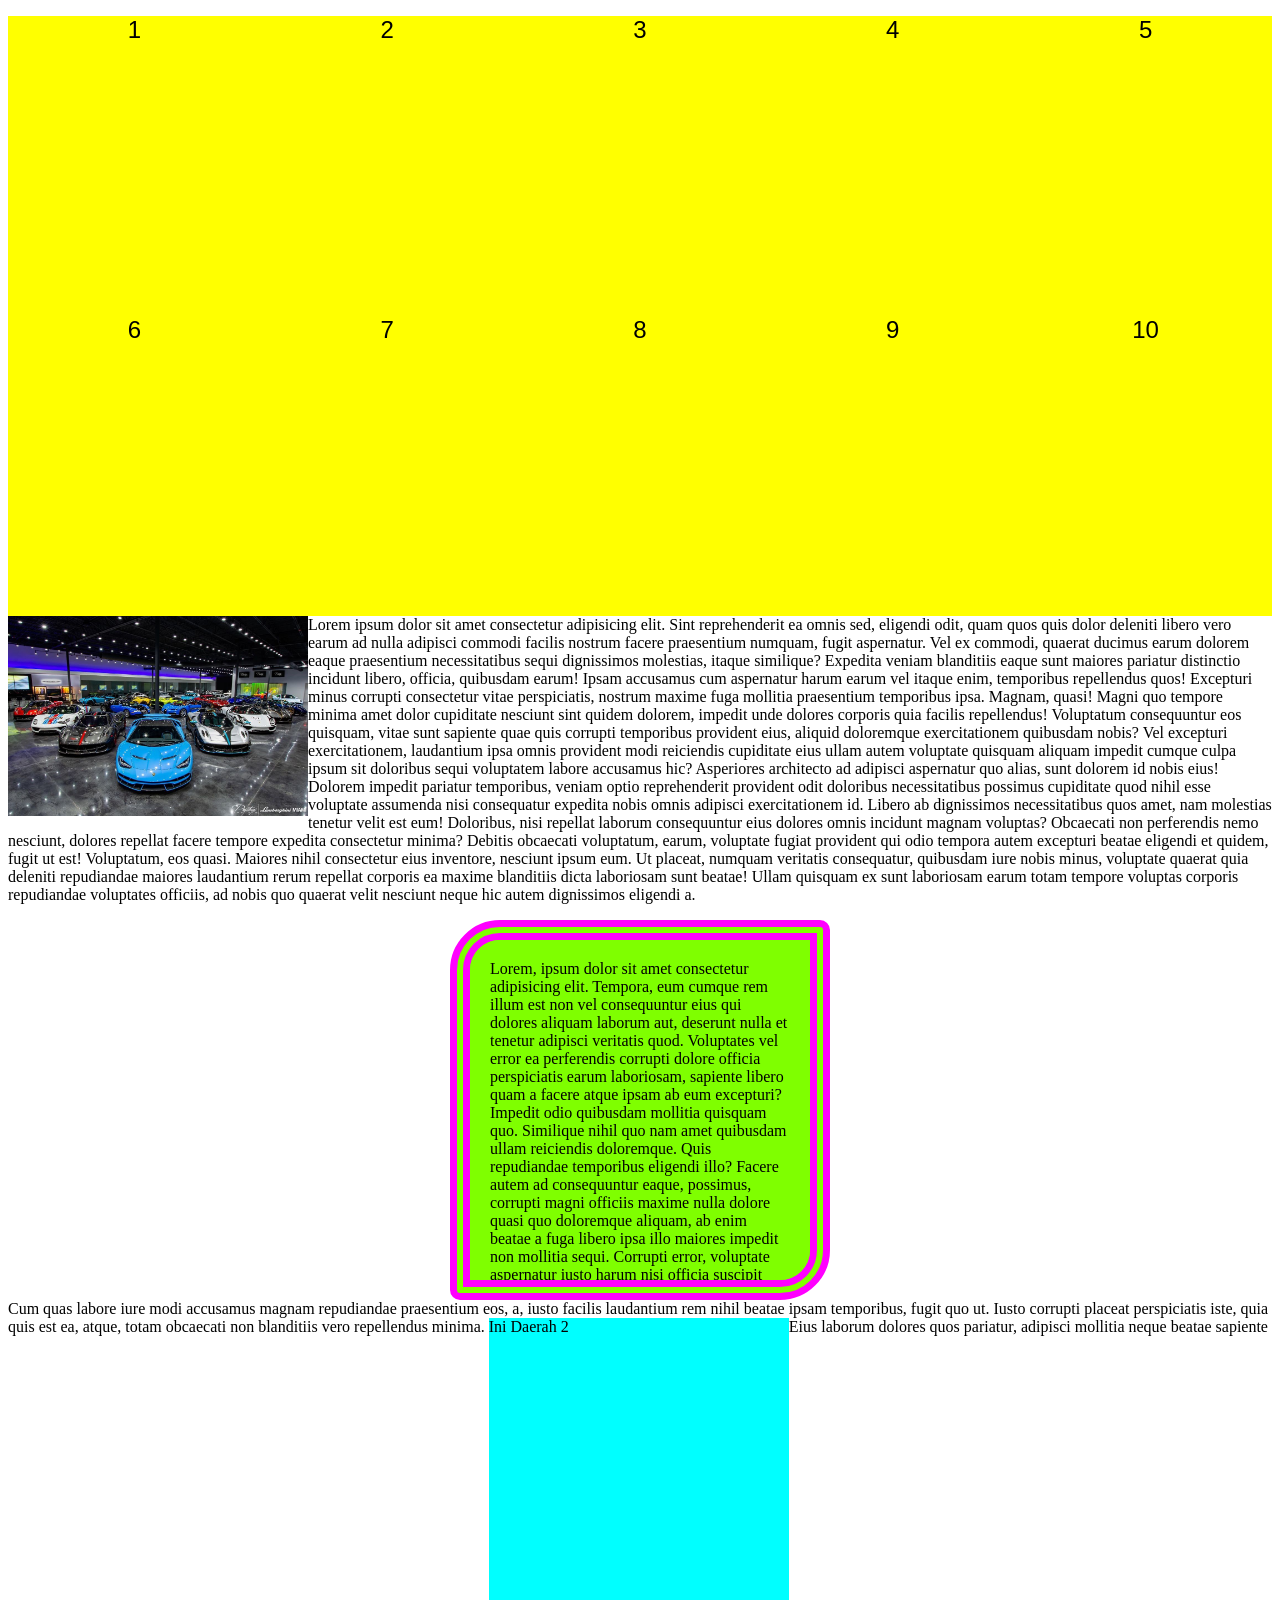
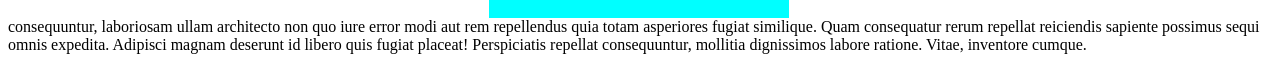
<file: C1-WEBPRO/css2.html>
<!DOCTYPE html>
<html lang="en">
<head>
    <meta charset="UTF-8">
    <meta name="viewport" content="width=device-width, initial-scale=1.0">
    <title>Document</title>
    <link rel="stylesheet" href="styleku.css">
</head>
<style>
    .kotak {
        width: 20%; height: 300px; background-color: yellow; text-align: center; 
        font: 18pt arial; float: inline-start;

    }
</style>
<body>
    <div class="kotak">1</div>
     <div class="kotak">2</div>
      <div class="kotak">3</div>
       <div class="kotak">4</div>
        <div class="kotak">5</div>
         <div class="kotak">6</div>
          <div class="kotak">7</div>
           <div class="kotak">8</div>
            <div class="kotak">9</div>
             <div class="kotak">10</div>

    <img src="image/8c5de3bd89db3accc935cf30c977ed38.jpg" alt=""
    width="300">
    <p>
       Lorem ipsum dolor sit amet consectetur adipisicing elit. Sint reprehenderit ea omnis sed, eligendi odit, quam quos quis dolor deleniti libero vero earum ad nulla adipisci commodi facilis nostrum facere praesentium numquam, fugit aspernatur. Vel ex commodi, quaerat ducimus earum dolorem eaque praesentium necessitatibus sequi dignissimos molestias, itaque similique? Expedita veniam blanditiis eaque sunt maiores pariatur distinctio incidunt libero, officia, quibusdam earum! Ipsam accusamus cum aspernatur harum earum vel itaque enim, temporibus repellendus quos! Excepturi minus corrupti consectetur vitae perspiciatis, nostrum maxime fuga mollitia praesentium temporibus ipsa. Magnam, quasi! Magni quo tempore minima amet dolor cupiditate nesciunt sint quidem dolorem, impedit unde dolores corporis quia facilis repellendus! Voluptatum consequuntur eos quisquam, vitae sunt sapiente quae quis corrupti temporibus provident eius, aliquid doloremque exercitationem quibusdam nobis? Vel excepturi exercitationem, laudantium ipsa omnis provident modi reiciendis cupiditate eius ullam autem voluptate quisquam aliquam impedit cumque culpa ipsum sit doloribus sequi voluptatem labore accusamus hic? Asperiores architecto ad adipisci aspernatur quo alias, sunt dolorem id nobis eius! Dolorem impedit pariatur temporibus, veniam optio reprehenderit provident odit doloribus necessitatibus possimus cupiditate quod nihil esse voluptate assumenda nisi consequatur expedita nobis omnis adipisci exercitationem id. Libero ab dignissimos necessitatibus quos amet, nam molestias tenetur velit est eum! Doloribus, nisi repellat laborum consequuntur eius dolores omnis incidunt magnam voluptas? Obcaecati non perferendis nemo nesciunt, dolores repellat facere tempore expedita consectetur minima? Debitis obcaecati voluptatum, earum, voluptate fugiat provident qui odio tempora autem excepturi beatae eligendi et quidem, fugit ut est! Voluptatum, eos quasi. Maiores nihil consectetur eius inventore, nesciunt ipsum eum. Ut placeat, numquam veritatis consequatur, quibusdam iure nobis minus, voluptate quaerat quia deleniti repudiandae maiores laudantium rerum repellat corporis ea maxime blanditiis dicta laboriosam sunt beatae! Ullam quisquam ex sunt laboriosam earum totam tempore voluptas corporis repudiandae voluptates officiis, ad nobis quo quaerat velit nesciunt neque hic autem dignissimos eligendi a. 
            <div class="satu">Lorem, ipsum dolor sit amet consectetur adipisicing elit. Tempora, eum cumque rem illum est non vel consequuntur eius qui dolores aliquam laborum aut, deserunt nulla et tenetur adipisci veritatis quod. Voluptates vel error ea perferendis corrupti dolore officia perspiciatis earum laboriosam, sapiente libero quam a facere atque ipsam ab eum excepturi? Impedit odio quibusdam mollitia quisquam quo. Similique nihil quo nam amet quibusdam ullam reiciendis doloremque. Quis repudiandae temporibus eligendi illo? Facere autem ad consequuntur eaque, possimus, corrupti magni officiis maxime nulla dolore quasi quo doloremque aliquam, ab enim beatae a fuga libero ipsa illo maiores impedit non mollitia sequi. Corrupti error, voluptate aspernatur iusto harum nisi officia suscipit ipsa accusamus cum autem ex dolorem dolore sint quibusdam id! Nostrum, hic quaerat? Error totam suscipit fuga quae culpa cum sint officia fugiat provident accusamus! Sapiente officia aut ducimus, rerum in enim dignissimos veritatis, blanditiis ipsam consectetur recusandae necessitatibus nihil culpa distinctio dolorem vero perspiciatis quia repudiandae maxime qui dolorum consequatur tempore? Sed, similique nisi. Natus, temporibus. Modi magni repellendus dolorum natus accusantium commodi delectus perferendis, illo ab! Repellat ipsum, nesciunt perspiciatis, doloribus dolor aperiam sit, quo sequi eveniet laboriosam rerum! Maxime debitis error, iusto dolore cupiditate eligendi, soluta ex sequi consequatur repellendus, minima fugit voluptas rem eius architecto neque cumque rerum vel? At deserunt nemo aspernatur placeat quos ducimus? Ex quae natus deleniti laboriosam molestias error accusamus voluptatibus amet praesentium laudantium harum tempora eveniet dicta, dolorum, assumenda voluptate enim suscipit voluptates repudiandae eaque odit tempore iste? Natus commodi maxime rerum ullam pariatur ex nobis delectus sint quaerat atque doloribus laboriosam ad soluta eum, impedit aliquam culpa, error quia suscipit minus. Minus rem voluptates ea officia cum, possimus quia, excepturi ipsam itaque voluptatum sequi laborum? Consectetur quae delectus rerum corporis, quas dolor ipsa saepe eaque expedita nam itaque quod voluptates dicta?</div>Cum quas labore iure modi accusamus magnam repudiandae praesentium eos, a, iusto facilis laudantium rem nihil beatae ipsam temporibus, fugit quo ut. Iusto corrupti placeat perspiciatis iste, quia quis est ea, atque, totam obcaecati non blanditiis vero repellendus minima. 
            <span class="dua">Ini Daerah 2</span>Eius laborum dolores quos pariatur, adipisci mollitia neque beatae sapiente consequuntur, laboriosam ullam architecto non quo iure
             error modi aut rem repellendus quia totam asperiores fugiat similique. Quam consequatur rerum repellat reiciendis sapiente possimus sequi omnis expedita. Adipisci magnam deserunt id libero quis fugiat placeat! Perspiciatis repellat consequuntur, mollitia dignissimos labore ratione. Vitae, inventore cumque.
    </p>
</body>
</html>
</file>
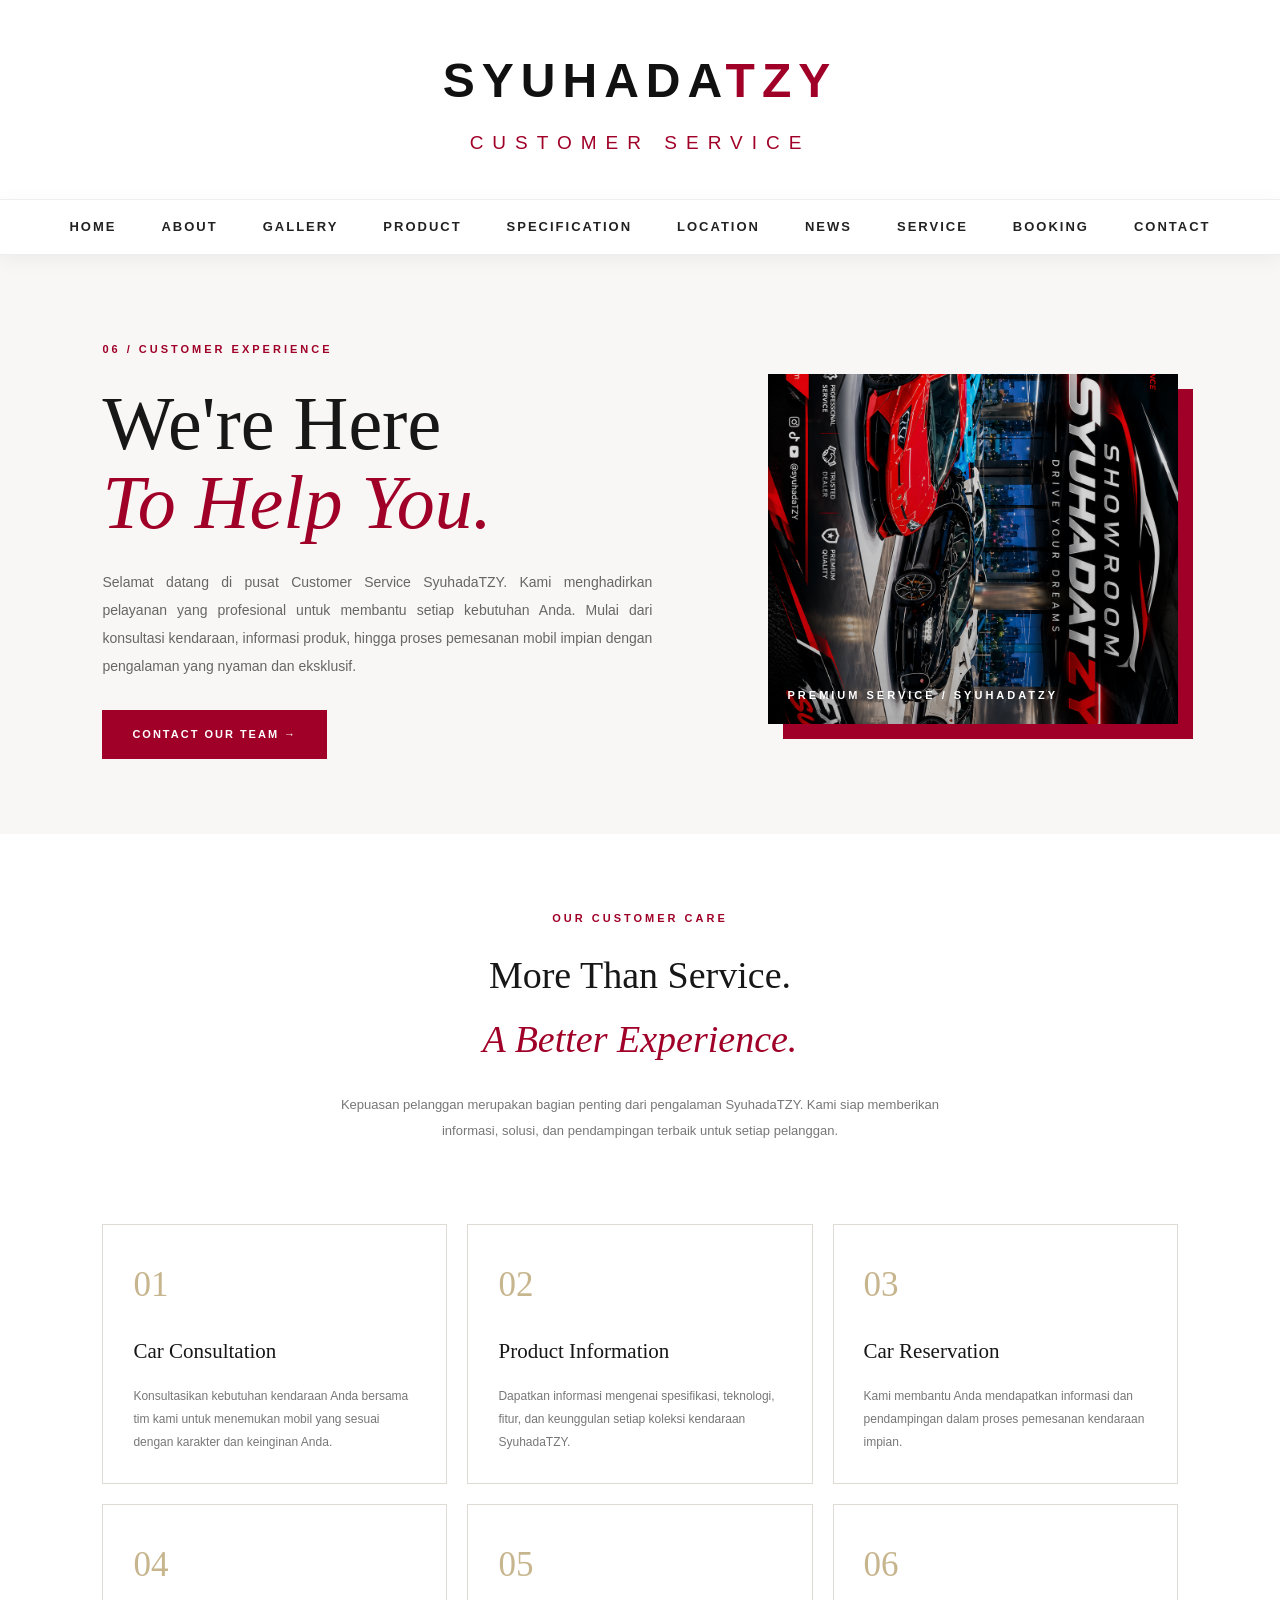
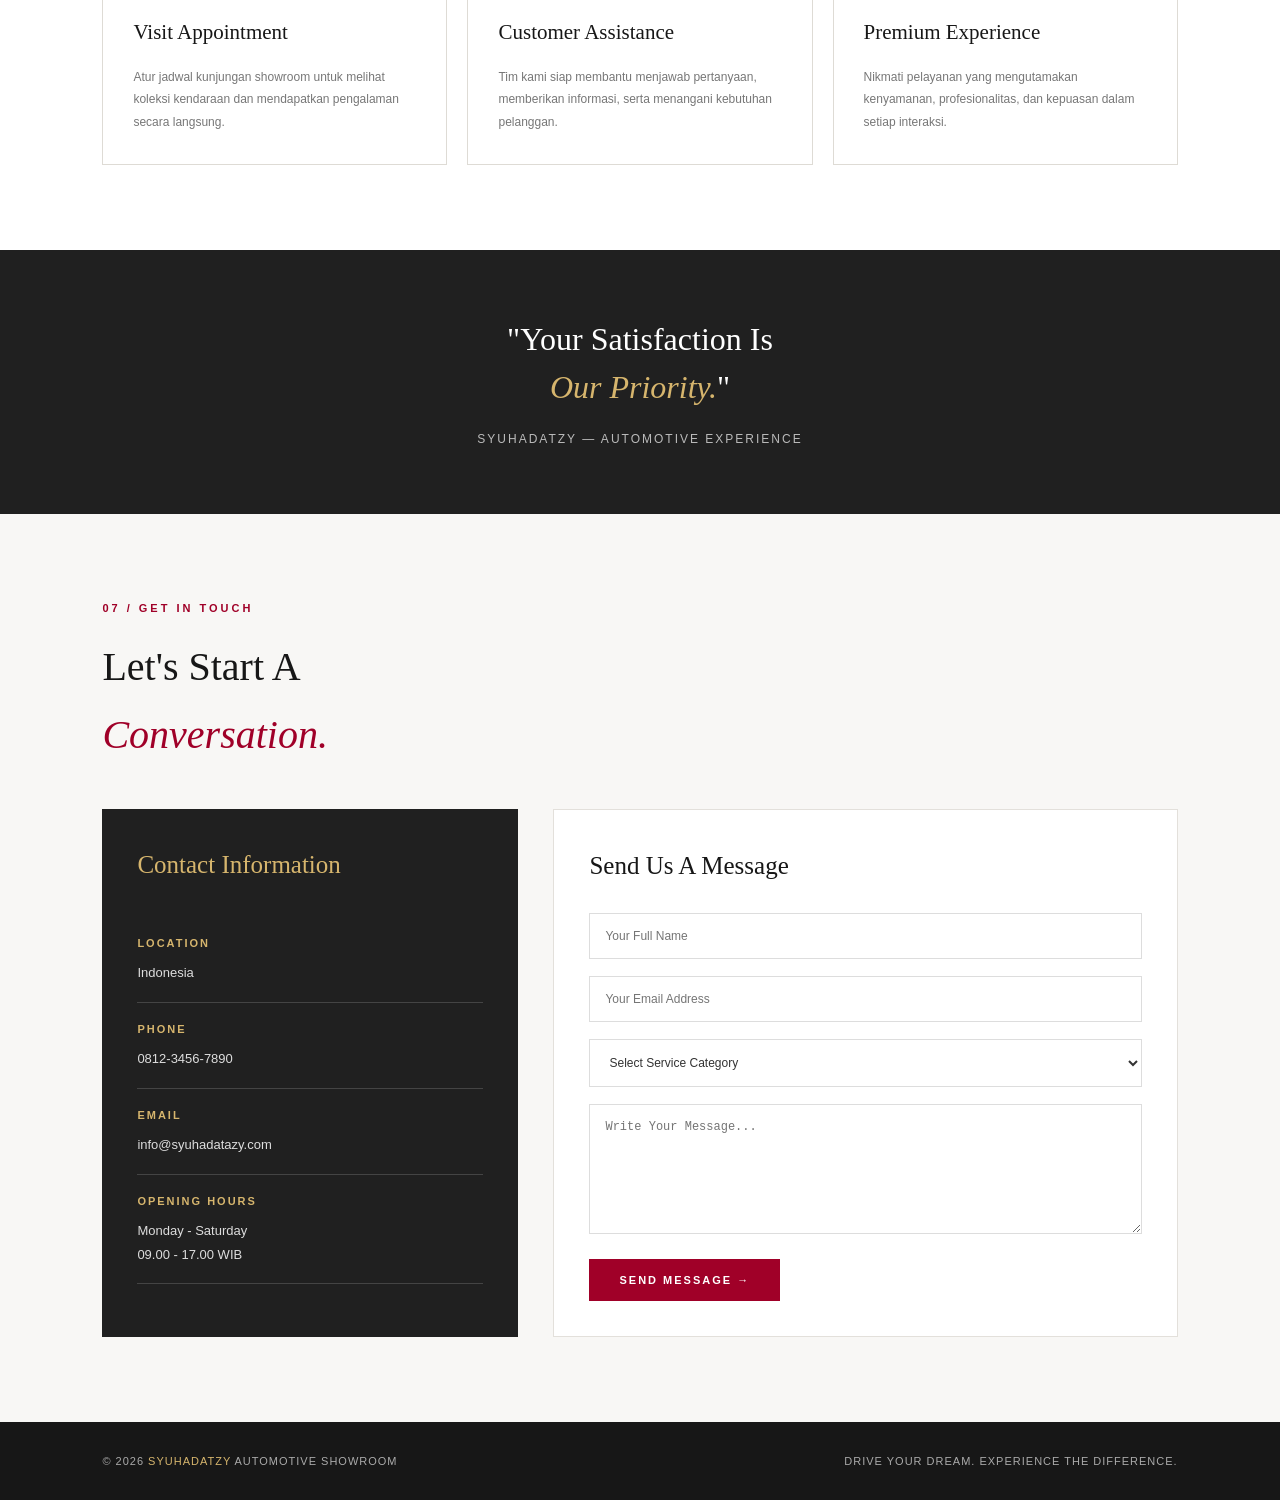
<file: C1-WEBPRO/layanan.html>
<!DOCTYPE html>
<html lang="id">
<head>
<meta charset="UTF-8">
<meta name="viewport" content="width=device-width, initial-scale=1.0">
<title>Customer Service | SyuhadaTZY</title>

<style>

/* =========================
  Bahan Utama RESET DAN BACKGROUND
========================= */

* {
    margin: 0;
    padding: 0;
    box-sizing: border-box;
}

html {
    scroll-behavior: smooth;
    scroll-padding-top: 80px;
}

body {
    background: #ffffff;
    color: #171717;
    font-family: Arial, Helvetica, sans-serif;
    line-height: 1.7;
}

/* =========================
  1 Bahan JUDUL HEADER BRAND
========================= */

header {
    display: block;
    text-align: center;
    padding: 40px 15px;
    background: #ffffff;
}

.logo {
    font-family: 'Franklin Gothic Medium', Arial, sans-serif;
    font-size: 48px;
    font-weight: bold;
    letter-spacing: 7px;
    color: #111111;
}

.logo span {
    color: #a00028;
}

.logo small {
    display: block;
    font-family: Arial, sans-serif;
    font-size: 19px;
    letter-spacing: 9px;
    color: #a00028;
    margin-top: 5px;
    font-weight: normal;
}

/* =========================
  2 Bahan NAVIGASI STICKY
========================= */

nav {
    position: sticky;
    top: 0;
    z-index: 1000;

    display: flex;
    justify-content: center;
    align-items: center;
    gap: 45px;

    padding: 16px;

    background: rgba(255,255,255,0.95);
    backdrop-filter: blur(12px);

    border-top: 1px solid #eeeeee;
    border-bottom: 1px solid #eeeeee;

    box-shadow: 0 5px 20px rgba(0,0,0,0.05);
}

nav a {
    position: relative;
    text-decoration: none;
    color: #222222;
    font-size: 13px;
    font-weight: bold;
    letter-spacing: 2px;
    transition: 0.4s;
}

nav a::after {
    content: "";
    position: absolute;
    bottom: -7px;
    left: 0;
    width: 0;
    height: 2px;
    background: #a00028;
    transition: 0.4s;
}

nav a:hover,
nav a.active {
    color: #a00028;
}

nav a:hover::after,
nav a.active::after {
    width: 100%;
}

/* =========================
  3 Bahan ARTIKEL UTAMA 
========================= */

.hero {
    padding: 85px 8% 75px;
    display: grid;
    grid-template-columns: 1.2fr 0.8fr;
    align-items: center;
    gap: 50px;
    background: #f8f7f5;
}

.label {
    color: #a00028;
    font-size: 11px;
    font-weight: bold;
    letter-spacing: 3px;
    margin-bottom: 25px;
}

.hero h1 {
    font-family: Georgia, serif;
    font-size: clamp(42px, 6vw, 76px);
    line-height: 1.05;
    font-weight: normal;
    margin-bottom: 25px;
}

.hero h1 em {
    color: #a00028;
    font-weight: normal;
}

.hero p {
    max-width: 550px;
    color: #666;
    font-size: 14px;
    line-height: 2;
    text-align: justify;
}

.hero-button {
    display: inline-block;
    margin-top: 30px;
    padding: 15px 30px;
    background: #a00028;
    color: white;
    text-decoration: none;
    font-size: 11px;
    font-weight: bold;
    letter-spacing: 2px;
    transition: 0.4s;
}

.hero-button:hover {
    background: #171717;
    transform: translateY(-5px);
    box-shadow: 0 10px 25px rgba(160,0,40,0.2);
}

/* =========================
  3 Bahan IMAGE KANAN
========================= */

.hero-image {
    position: relative;
    min-height: 350px;
    background:
        linear-gradient(rgba(0,0,0,0.1), rgba(0,0,0,0.3)),
        url("image/Luxury POTRET.png");
    background-size: cover;
    background-position: center;
    box-shadow: 15px 15px 0 #a00028;
}

.image-caption {
    position: absolute;
    bottom: 20px;
    left: 20px;
    color: white;
    font-size: 11px;
    letter-spacing: 3px;
    font-weight: bold;
}

/* =========================
  4 Bahan INTRO OUR CUSTOMER
========================= */

.intro {
    padding: 75px 8% 35px;
    text-align: center;
}

.intro .label {
    margin-bottom: 15px;
}

.intro h2 {
    font-family: Georgia, serif;
    font-size: 38px;
    font-weight: normal;
}

.intro h2 span {
    color: #a00028;
    font-style: italic;
}

.intro p {
    max-width: 650px;
    margin: 20px auto 0;
    color: #777;
    font-size: 13px;
    line-height: 2;
}

/* =========================
  5 Bahan KOLOM KOTAK SERVICE
========================= */

.services {
    padding: 45px 8% 85px;
}

.service-grid {
    display: grid;
    grid-template-columns: repeat(3, 1fr);
    gap: 20px;
}

.service-card {
    min-height: 245px;
    padding: 30px;
    border: 1px solid #dedbd5;
    background: #fff;
    position: relative;
    overflow: hidden;
    transition: 0.4s;
}

.service-card::before {
    content: "";
    position: absolute;
    top: 0;
    left: 0;
    width: 0;
    height: 4px;
    background: #a00028;
    transition: 0.4s;
}

.service-card:hover::before {
    width: 100%;
}

.service-card:hover {
    transform: translateY(-9px);
    border-color: #a00028;
    box-shadow: 0 15px 30px rgba(0,0,0,0.09);
}

.service-number {
    font-family: Georgia, serif;
    font-size: 35px;
    color: #c7b58e;
    margin-bottom: 20px;
}

.service-card h3 {
    font-family: Georgia, serif;
    font-size: 21px;
    font-weight: normal;
    margin-bottom: 15px;
}

.service-card p {
    font-size: 12px;
    line-height: 1.9;
    color: #777;
}

/* =========================
  6 Bahan QUOTE YOUR SATISFACTION
========================= */

.quote {
    padding: 65px 10%;
    background: #202020;
    color: white;
    text-align: center;
    position: relative;
}

.quote h2 {
    font-family: Georgia, serif;
    font-size: 32px;
    font-weight: normal;
    line-height: 1.5;
}

.quote h2 span {
    color: #d6b56d;
    font-style: italic;
}

.quote p {
    margin-top: 18px;
    color: #bbb;
    font-size: 12px;
    letter-spacing: 2px;
}

/* =========================
  7 Bahan CONTACT GET IN TOUCH
========================= */

.contact {
    padding: 85px 8%;
    background: #f8f7f5;
}

.contact-heading {
    margin-bottom: 40px;
}

.contact-heading .label {
    margin-bottom: 15px;
}

.contact-heading h2 {
    font-family: Georgia, serif;
    font-size: 40px;
    font-weight: normal;
}

.contact-heading h2 span {
    color: #a00028;
    font-style: italic;
}

.contact-container {
    display: grid;
    grid-template-columns: 0.8fr 1.2fr;
    gap: 35px;
}

/* =========================
  7 Bahan CONTACT INFO
========================= */

.contact-info {
    background: #202020;
    color: white;
    padding: 35px;
}

.contact-info h3 {
    font-family: Georgia, serif;
    font-size: 25px;
    font-weight: normal;
    margin-bottom: 30px;
    color: #d6b56d;
}

.info-item {
    padding: 17px 0;
    border-bottom: 1px solid #444;
}

.info-item h4 {
    font-size: 11px;
    letter-spacing: 2px;
    color: #d6b56d;
    margin-bottom: 9px;
}

.info-item p {
    font-size: 13px;
    color: #ddd;
    line-height: 1.8;
}

/* =========================
  7 Bahan CONTACT FORM
========================= */

.contact-form {
    background: white;
    padding: 35px;
    border: 1px solid #e3e0db;
}

.contact-form h3 {
    font-family: Georgia, serif;
    font-size: 25px;
    font-weight: normal;
    margin-bottom: 25px;
}

.contact-form input,
.contact-form select,
.contact-form textarea {
    width: 100%;
    padding: 15px;
    margin-bottom: 17px;
    border: 1px solid #ddd;
    background: #fff;
    color: #333;
    outline: none;
    font-size: 12px;
    transition: 0.3s;
}

.contact-form input:focus,
.contact-form select:focus,
.contact-form textarea:focus {
    border-color: #a00028;
    box-shadow: 0 0 8px rgba(160,0,40,0.1);
}

.contact-form textarea {
    height: 130px;
    resize: vertical;
}

.contact-form button {
    padding: 15px 30px;
    background: #a00028;
    border: none;
    color: white;
    font-size: 11px;
    font-weight: bold;
    letter-spacing: 2px;
    cursor: pointer;
    transition: 0.4s;
}

.contact-form button:hover {
    background: #202020;
    transform: translateY(-4px);
    box-shadow: 0 8px 20px rgba(0,0,0,0.15);
}

/* =========================
  8 Bahan FOOTER
========================= */

footer {
    background: #171717;
    color: #aaa;
    padding: 30px 8%;
    display: flex;
    justify-content: space-between;
    align-items: center;
    font-size: 11px;
    letter-spacing: 1px;
}

footer span {
    color: #d6b56d;
}

/* =========================
   RESPONSIVE
========================= */

@media (max-width: 900px) {

    .hero {
        grid-template-columns: 1fr;
    }

    .hero-image {
        min-height: 300px;
    }

    .service-grid {
        grid-template-columns: repeat(2, 1fr);
    }

    .contact-container {
        grid-template-columns: 1fr;
    }

}

@media (max-width: 768px) {

    .logo {
        font-size: 35px;
    }

    .logo small {
        font-size: 14px;
        letter-spacing: 5px;
    }

    nav {
        gap: 20px;
        flex-wrap: wrap;
    }

    nav a {
        font-size: 11px;
    }

}

@media (max-width: 600px) {

    .logo {
        font-size: 28px;
        letter-spacing: 4px;
    }

    nav {
        gap: 15px;
    }

    .hero {
        padding: 60px 7%;
    }

    .hero h1 {
        font-size: 43px;
    }

    .intro h2,
    .contact-heading h2 {
        font-size: 30px;
    }

    .service-grid {
        grid-template-columns: 1fr;
    }

    footer {
        flex-direction: column;
        gap: 12px;
        text-align: center;
    }

}

</style>
</head>

<body>

<!-- =========================
    1 HEADER BRAND
========================= -->

<header>

    <div class="logo">
        SYUHADA<span>TZY</span>
        <small>CUSTOMER SERVICE</small>
    </div>

</header>

<!-- =========================
    2 NAVIGASI STICKY
========================= -->

<nav>

    <a href="Utama.html">HOME</a>
        <a href="index.html">ABOUT</a>
        <a href="Utama.html#gallery">GALLERY</a>
        <a href="produk.html">PRODUCT</a>
        <a href="spek.html">SPECIFICATION</a>
        <a href="lokasi.html">LOCATION</a>
        <a href="berita.html">NEWS</a>
        <a href="#cs">SERVICE</a>
        <a href="booking.html">BOOKING</a>
        <a href="Utama.html#kontak">CONTACT</a>

</nav>

<!-- =========================
    3 ARTIKEL UTAMA
========================= -->

<section class="hero">

    <div class="hero-content">

        <div class="label">06 / CUSTOMER EXPERIENCE</div>

        <h1>
            We're Here<br>
            <em>To Help You.</em>
        </h1>

        <p>
            Selamat datang di pusat Customer Service SyuhadaTZY.
            Kami menghadirkan pelayanan yang profesional untuk
            membantu setiap kebutuhan Anda. Mulai dari konsultasi
            kendaraan, informasi produk, hingga proses pemesanan
            mobil impian dengan pengalaman yang nyaman dan eksklusif.
        </p>

        <a href="utama.html#kontak" class="hero-button">
            CONTACT OUR TEAM →
        </a>

    </div>

    <div class="hero-image">

        <div class="image-caption">
            PREMIUM SERVICE / SYUHADATZY
        </div>

    </div>

</section>

<!-- =========================
    4 INTRO
========================= -->

<section class="intro" id="info">

    <div class="label">OUR CUSTOMER CARE</div>

    <h2>
        More Than Service.<br>
        <span>A Better Experience.</span>
    </h2>

    <p>
        Kepuasan pelanggan merupakan bagian penting dari
        pengalaman SyuhadaTZY. Kami siap memberikan informasi,
        solusi, dan pendampingan terbaik untuk setiap pelanggan.
    </p>

</section>

<!-- =========================
    5 KOTAK KOTAK SERVICE
========================= -->

<section class="services" id="service">

    <div class="service-grid">

        <article class="service-card">

            <div class="service-number">01</div>

            <h3>Car Consultation</h3>

            <p>
                Konsultasikan kebutuhan kendaraan Anda bersama
                tim kami untuk menemukan mobil yang sesuai
                dengan karakter dan keinginan Anda.
            </p>

        </article>

        <article class="service-card">

            <div class="service-number">02</div>

            <h3>Product Information</h3>

            <p>
                Dapatkan informasi mengenai spesifikasi,
                teknologi, fitur, dan keunggulan setiap
                koleksi kendaraan SyuhadaTZY.
            </p>

        </article>

        <article class="service-card">

            <div class="service-number">03</div>

            <h3>Car Reservation</h3>

            <p>
                Kami membantu Anda mendapatkan informasi
                dan pendampingan dalam proses pemesanan
                kendaraan impian.
            </p>

        </article>

        <article class="service-card">

            <div class="service-number">04</div>

            <h3>Visit Appointment</h3>

            <p>
                Atur jadwal kunjungan showroom untuk
                melihat koleksi kendaraan dan mendapatkan
                pengalaman secara langsung.
            </p>

        </article>

        <article class="service-card">

            <div class="service-number">05</div>

            <h3>Customer Assistance</h3>

            <p>
                Tim kami siap membantu menjawab pertanyaan,
                memberikan informasi, serta menangani
                kebutuhan pelanggan.
            </p>

        </article>

        <article class="service-card">

            <div class="service-number">06</div>

            <h3>Premium Experience</h3>

            <p>
                Nikmati pelayanan yang mengutamakan
                kenyamanan, profesionalitas, dan kepuasan
                dalam setiap interaksi.
            </p>

        </article>

    </div>

</section>

<!-- =========================
    6 QUOTE
========================= -->

<section class="quote">

    <h2>
        "Your Satisfaction Is<br>
        <span>Our Priority.</span>"
    </h2>

    <p>SYUHADATZY — AUTOMOTIVE EXPERIENCE</p>

</section>

<!-- =========================
    7 CONTACT
========================= -->

<section class="contact" id="cs">

    <div class="contact-heading">

        <div class="label">07 / GET IN TOUCH</div>

        <h2>
            Let's Start A<br>
            <span>Conversation.</span>
        </h2>

    </div>

    <div class="contact-container">

        <!-- CONTACT INFO -->

        <div class="contact-info">

            <h3>Contact Information</h3>

            <div class="info-item">

                <h4>LOCATION</h4>

                <p>Indonesia</p>

            </div>

            <div class="info-item">

                <h4>PHONE</h4>

                <p>0812-3456-7890</p>

            </div>

            <div class="info-item">

                <h4>EMAIL</h4>

                <p>info@syuhadatazy.com</p>

            </div>

            <div class="info-item">

                <h4>OPENING HOURS</h4>

                <p>
                    Monday - Saturday<br>
                    09.00 - 17.00 WIB
                </p>

            </div>

        </div>

        <!-- CONTACT FORM -->

        <div class="contact-form">

            <h3>Send Us A Message</h3>

            <form action="#" method="post">

                <input
                    type="text"
                    name="nama"
                    placeholder="Your Full Name"
                    required
                >

                <input
                    type="email"
                    name="email"
                    placeholder="Your Email Address"
                    required
                >

                <select name="kategori" required>

                    <option value="">
                        Select Service Category
                    </option>

                    <option>Konsultasi Mobil</option>
                    <option>Informasi Produk</option>
                    <option>Pemesanan Mobil</option>
                    <option>Jadwal Kunjungan</option>
                    <option>Bantuan Pelanggan</option>
                    <option>Lainnya</option>

                </select>

                <textarea
                    name="pesan"
                    placeholder="Write Your Message..."
                    required
                ></textarea>

                <button type="submit">
                    SEND MESSAGE →
                </button>

            </form>

        </div>

    </div>

</section>

<!-- =========================
    8 FOOTER
========================= -->

<footer>

    <p>
        © 2026 <span>SYUHADATZY</span> AUTOMOTIVE SHOWROOM
    </p>

    <p>
        DRIVE YOUR DREAM. EXPERIENCE THE DIFFERENCE.
    </p>

</footer>

</body>
</html>
</file>
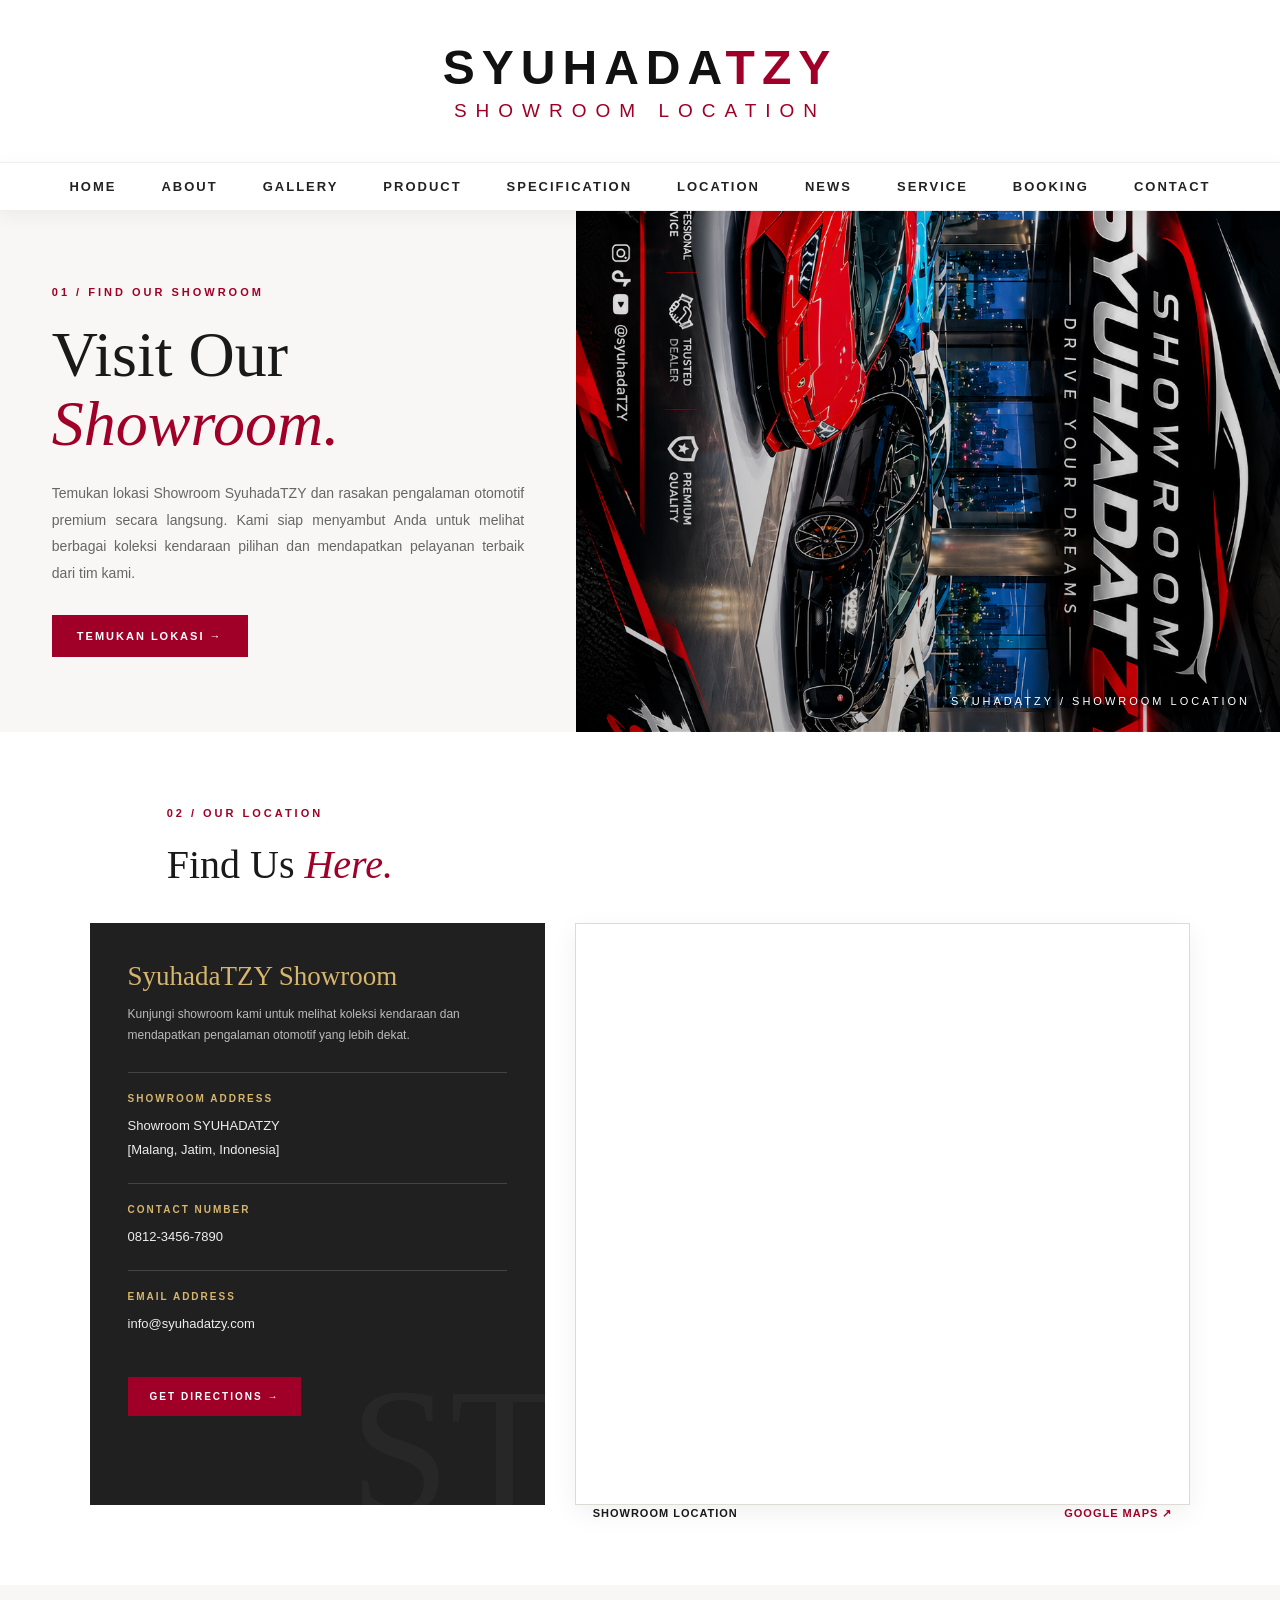
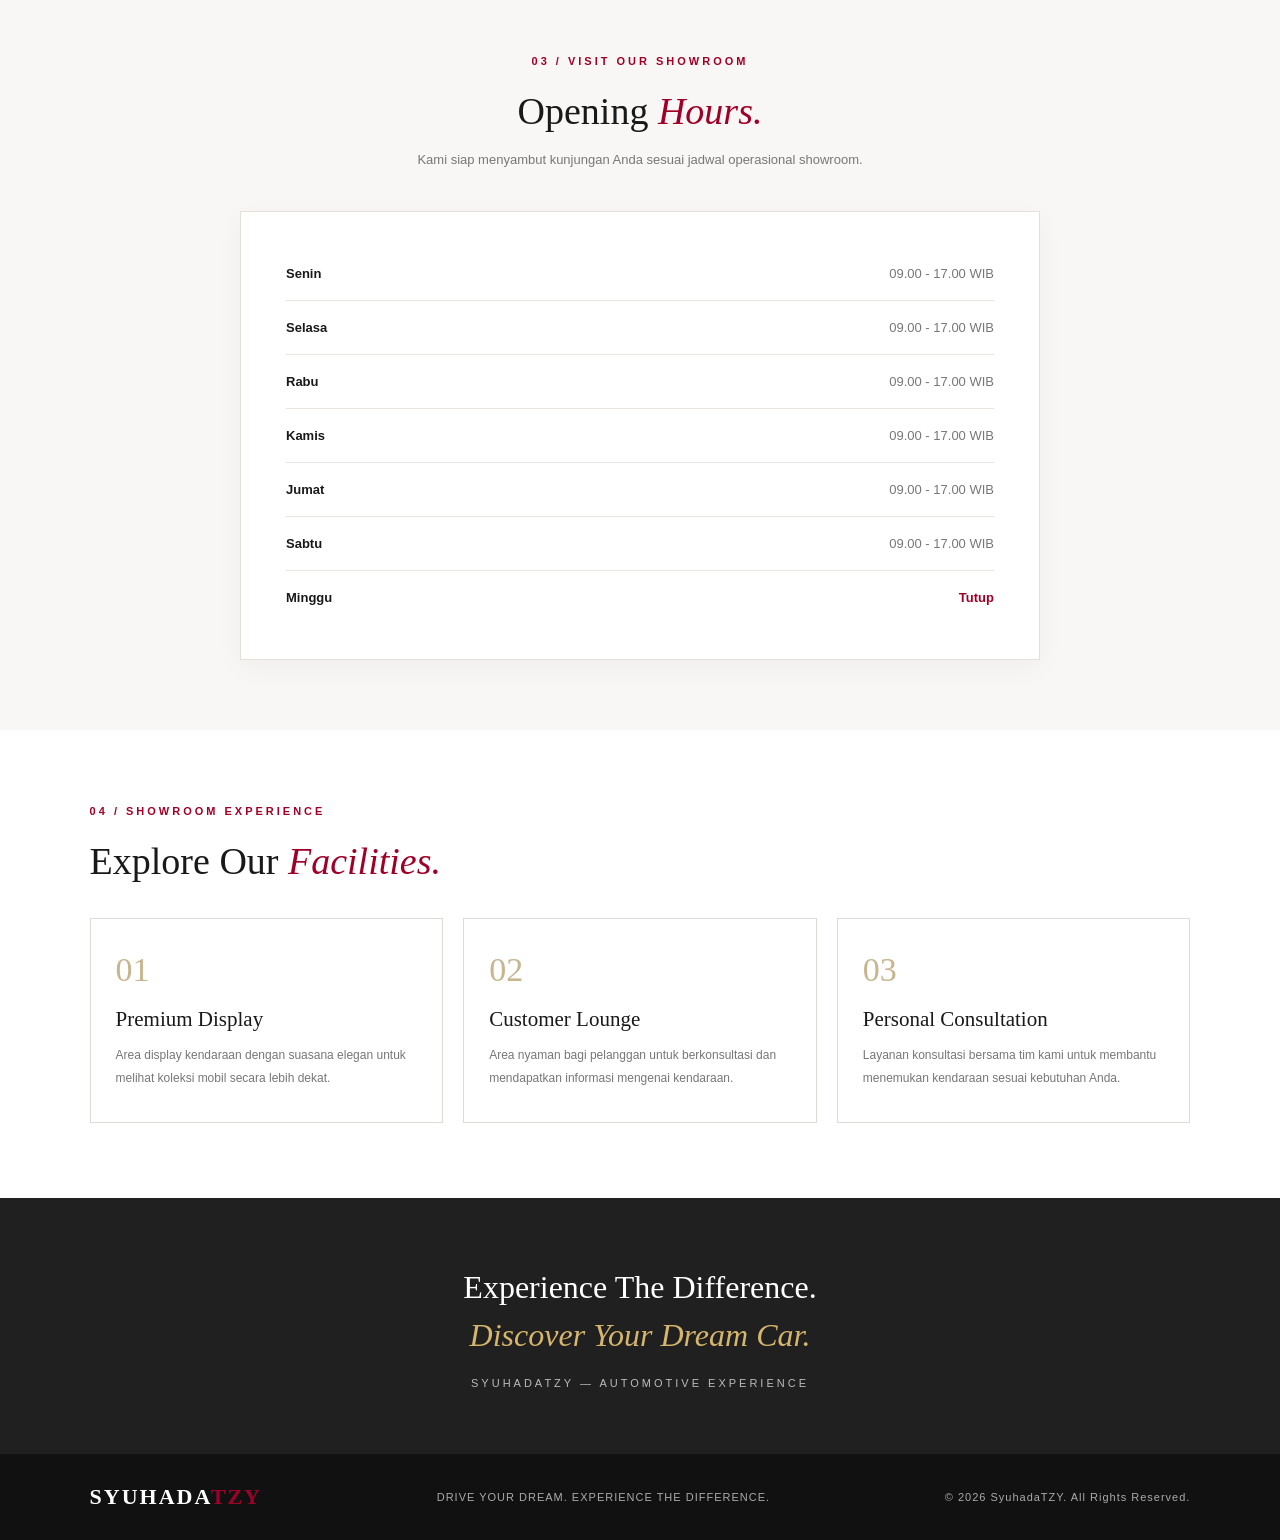
<file: C1-WEBPRO/lokasi.html>
<!DOCTYPE html>
<html lang="id">
<head>
<meta charset="UTF-8">
<meta name="viewport" content="width=device-width, initial-scale=1.0">
<title>Lokasi Showroom | SyuhadaTZY</title>

<style>

/* =========================
  Bahan Utama RESET DAN BACKGROUND
========================= */

* {
    margin: 0;
    padding: 0;
    box-sizing: border-box;
}

html {
    scroll-behavior: smooth;
    scroll-padding-top: 75px;
}

body {
    background: #fff;
    color: #191919;
    font-family: Arial, Helvetica, sans-serif;
}

/* =========================
  1 Bahan JUDUL HEADER BRAND
========================= */

header {
    display: block;
    text-align: center;
    padding: 40px 15px;
    background: #ffffff;
}

.logo {
    font-family: 'Franklin Gothic Medium', Arial, sans-serif;
    font-size: 48px;
    font-weight: bold;
    letter-spacing: 7px;
    color: #111111;
}

.logo span {
    color: #a00028;
}

.logo small {
    display: block;
    font-family: Arial, sans-serif;
    font-size: 19px;
    letter-spacing: 9px;
    color: #a00028;
    margin-top: 5px;
    font-weight: normal;
}

/* =========================
  2 Bahan NAVIGASI STICKY
========================= */

nav {
    position: sticky;
    top: 0;
    z-index: 1000;

    display: flex;
    justify-content: center;
    align-items: center;
    gap: 45px;

    padding: 16px;

    background: rgba(255,255,255,0.95);
    backdrop-filter: blur(12px);

    border-top: 1px solid #eeeeee;
    border-bottom: 1px solid #eeeeee;

    box-shadow: 0 5px 20px rgba(0,0,0,0.05);
}

nav a {
    position: relative;
    text-decoration: none;
    color: #222222;
    font-size: 13px;
    font-weight: bold;
    letter-spacing: 2px;
    transition: 0.4s;
}

nav a::after {
    content: "";
    position: absolute;
    bottom: -7px;
    left: 0;
    width: 0;
    height: 2px;
    background: #a00028;
    transition: 0.4s;
}

nav a:hover,
nav a.active {
    color: #a00028;
}

nav a:hover::after,
nav a.active::after {
    width: 100%;
}

/* =========================
  3 Bahan Label Judul VISIT OUR
========================= */

.hero {
    display: grid;
    grid-template-columns: 0.9fr 1.1fr;
    min-height: 430px;
    background: #f8f7f5;
}

.hero-content {
    padding: 75px 9%;
    display: flex;
    flex-direction: column;
    justify-content: center;
}

.label {
    color: #a00028;
    font-size: 11px;
    font-weight: bold;
    letter-spacing: 3px;
    margin-bottom: 22px;
}

.hero h1 {
    font-family: Georgia, serif;
    font-size: clamp(42px, 5vw, 65px);
    font-weight: normal;
    line-height: 1.08;
    margin-bottom: 22px;
}

.hero h1 em {
    color: #a00028;
}

.hero p {
    max-width: 480px;
    color: #666;
    font-size: 14px;
    line-height: 1.9;
    text-align: justify;
}

/* TOMBOL */
.hero-button {
    display: inline-block;
    width: fit-content;
    margin-top: 28px;
    padding: 15px 25px;
    background: #a00028;
    color: white;
    text-decoration: none;
    font-size: 11px;
    font-weight: bold;
    letter-spacing: 2px;
    transition: 0.4s;
}

.hero-button:hover {
    background: #171717;
    transform: translateY(-4px);
    box-shadow: 0 10px 25px rgba(160,0,40,0.2);
}

/* GAMBAR */
.hero-image {
    min-height: 430px;
    position: relative;
    background:
        linear-gradient(rgba(0,0,0,0.1), rgba(0,0,0,0.25)),
        url("image/Luxury POTRET.png");
    background-size: cover;
    background-position: center;
}

.hero-image::after {
    content: "SYUHADATZY / SHOWROOM LOCATION";
    position: absolute;
    bottom: 25px;
    right: 30px;
    color: white;
    font-size: 11px;
    letter-spacing: 3px;
    text-shadow: 0 2px 8px #000;
}

/* =========================
  4 Bahan SECTION HEADING OUR LOCATION
========================= */

.section-heading {
    padding: 75px 7% 35px;
}

.section-heading h2 {
    font-family: Georgia, serif;
    font-size: 40px;
    font-weight: normal;
}

.section-heading h2 em {
    color: #a00028;
}

/* =========================
  5 Bahan LOCATION INFORMATION
========================= */

.location-section {
    padding: 0 7% 80px;
}

.location-container {
    display: grid;
    grid-template-columns: 0.85fr 1.15fr;
    gap: 30px;
}

/* LOCATION CARD */

.location-info {
    background: #202020;
    color: white;
    padding: 38px;
    position: relative;
    overflow: hidden;
}

.location-info::after {
    content: "ST";
    position: absolute;
    right: -15px;
    bottom: -50px;
    font-family: Georgia, serif;
    font-size: 180px;
    color: rgba(255,255,255,0.035);
    pointer-events: none;
}

.location-info h3 {
    font-family: Georgia, serif;
    font-size: 27px;
    font-weight: normal;
    margin-bottom: 12px;
    color: #d6b56d;
}

.location-info .description {
    color: #bbb;
    font-size: 12px;
    line-height: 1.8;
    margin-bottom: 25px;
}

.info-item {
    padding: 20px 0;
    border-top: 1px solid #444;
    position: relative;
    z-index: 1;
}

.info-item h4 {
    color: #d6b56d;
    font-size: 10px;
    letter-spacing: 2px;
    margin-bottom: 10px;
}

.info-item p {
    color: #eee;
    font-size: 13px;
    line-height: 1.9;
}

.direction-button {
    display: inline-block;
    margin-top: 20px;
    padding: 14px 22px;
    background: #a00028;
    color: white;
    text-decoration: none;
    font-size: 10px;
    font-weight: bold;
    letter-spacing: 2px;
    transition: 0.4s;
    position: relative;
    z-index: 1;
}

.direction-button:hover {
    background: #d6b56d;
    color: #171717;
    transform: translateY(-4px);
}

/* =========================
  5 Bahan GOOGLE MAPS
========================= */

.map-container {
    min-height: 550px;
    border: 1px solid #dedbd5;
    padding: 12px;
    background: white;
    box-shadow: 0 8px 25px rgba(0,0,0,0.06);
}

.map-container iframe {
    display: block;
    width: 100%;
    height: 100%;
    min-height: 525px;
    border: none;
    filter: grayscale(20%);
}

.map-caption {
    display: flex;
    justify-content: space-between;
    align-items: center;
    padding: 15px 5px 3px;
    font-size: 11px;
    letter-spacing: 1px;
}

.map-caption span {
    color: #a00028;
    font-weight: bold;
}

/* =========================
  6 Bahan OPENING HOURS
========================= */

.hours-section {
    padding: 70px 7%;
    background: #f8f7f5;
}

.hours-heading {
    text-align: center;
    margin-bottom: 40px;
}

.hours-heading h2 {
    font-family: Georgia, serif;
    font-size: 38px;
    font-weight: normal;
}

.hours-heading h2 em {
    color: #a00028;
}

.hours-heading p {
    color: #777;
    font-size: 13px;
    margin-top: 15px;
    line-height: 1.8;
}

.hours-container {
    max-width: 800px;
    margin: auto;
    padding: 35px 45px;
    background: white;
    border: 1px solid #e5e0d8;
    box-shadow: 0 8px 25px rgba(0,0,0,0.04);
}

.hours-item {
    display: flex;
    justify-content: space-between;
    padding: 19px 0;
    border-bottom: 1px solid #e9e5df;
    font-size: 13px;
}

.hours-item:last-child {
    border-bottom: none;
}

.hours-item strong {
    font-weight: 600;
}

.hours-item span {
    color: #777;
}

.hours-item .closed {
    color: #a00028;
    font-weight: bold;
}

/* =========================
  7 Bahan FACILITIES
========================= */

.facilities {
    padding: 75px 7%;
}

.facilities-heading {
    margin-bottom: 35px;
}

.facilities-heading h2 {
    font-family: Georgia, serif;
    font-size: 38px;
    font-weight: normal;
}

.facilities-heading h2 em {
    color: #a00028;
}

.facility-grid {
    display: grid;
    grid-template-columns: repeat(3, 1fr);
    gap: 20px;
}

.facility-card {
    padding: 32px 25px;
    border: 1px solid #dedbd5;
    background: white;
    transition: 0.4s;
    position: relative;
    overflow: hidden;
}

.facility-card::before {
    content: "";
    position: absolute;
    top: 0;
    left: 0;
    width: 0;
    height: 4px;
    background: #a00028;
    transition: 0.4s;
}

.facility-card:hover::before {
    width: 100%;
}

.facility-card:hover {
    transform: translateY(-8px);
    border-color: #a00028;
    box-shadow: 0 12px 28px rgba(0,0,0,0.08);
}

.facility-number {
    font-family: Georgia, serif;
    font-size: 34px;
    color: #c7b58e;
    margin-bottom: 18px;
}

.facility-card h3 {
    font-family: Georgia, serif;
    font-size: 21px;
    font-weight: normal;
    margin-bottom: 12px;
}

.facility-card p {
    color: #777;
    font-size: 12px;
    line-height: 1.9;
}

/* =========================
  7 Bahan QUOTE EXPERIENCE
========================= */

.quote {
    padding: 65px 10%;
    background: #202020;
    color: white;
    text-align: center;
}

.quote h2 {
    font-family: Georgia, serif;
    font-size: 32px;
    font-weight: normal;
    line-height: 1.5;
}

.quote h2 em {
    color: #d6b56d;
}

.quote p {
    margin-top: 18px;
    color: #bbb;
    font-size: 11px;
    letter-spacing: 3px;
}

/* =========================
  8 Bahan FOOTER
========================= */

footer {
    padding: 30px 7%;
    background: #111;
    color: #aaa;
    display: flex;
    justify-content: space-between;
    align-items: center;
    gap: 20px;
    font-size: 11px;
}

.footer-logo {
    font-family: Georgia, serif;
    font-size: 22px;
    font-weight: bold;
    color: white;
    letter-spacing: 2px;
}

.footer-logo span {
    color: #a00028;
}

footer p {
    letter-spacing: 1px;
}

/* =========================
   RESPONSIVE
========================= */

@media (max-width: 950px) {

    .hero {
        grid-template-columns: 1fr;
    }

    .hero-image {
        min-height: 350px;
    }

    .location-container {
        grid-template-columns: 1fr;
    }

    .facility-grid {
        grid-template-columns: repeat(2, 1fr);
    }

}

@media (max-width: 768px) {

    .logo {
        font-size: 35px;
    }

    .logo small {
        font-size: 14px;
        letter-spacing: 5px;
    }

    nav {
        gap: 20px;
        flex-wrap: wrap;
    }

    nav a {
        font-size: 11px;
    }

    .hero h1 {
        font-size: 43px;
    }

    .section-heading h2,
    .hours-heading h2,
    .facilities-heading h2 {
        font-size: 30px;
    }

}

@media (max-width: 500px) {

    .logo {
        font-size: 28px;
        letter-spacing: 4px;
    }

    nav {
        gap: 15px;
    }

    .hero-content {
        padding: 55px 7%;
    }

    .location-info {
        padding: 27px;
    }

    .map-container {
        min-height: 350px;
    }

    .map-container iframe {
        min-height: 330px;
    }

    .hours-container {
        padding: 20px;
    }

    .hours-item {
        font-size: 11px;
        gap: 10px;
    }

    .facility-grid {
        grid-template-columns: 1fr;
    }

    footer {
        flex-direction: column;
        text-align: center;
    }

}

</style>
</head>

<body>

<!-- 1 HEADER BRAND -->

<header>

    <div class="logo">
        SYUHADA<span>TZY</span>
        <small>SHOWROOM LOCATION</small>
    </div>

</header>

<!-- 2 NAVIGASI STICKY -->

<nav>

    <a href="Utama.html">HOME</a>
        <a href="index.html">ABOUT</a>
        <a href="Utama.html#gallery">GALLERY</a>
        <a href="produk.html">PRODUCT</a>
        <a href="spek.html">SPECIFICATION</a>
        <a href="#lokk">LOCATION</a>
        <a href="berita.html">NEWS</a>
        <a href="layanan.html">SERVICE</a>
        <a href="booking.html">BOOKING</a>
        <a href="Utama.html#kontak">CONTACT</a>

</nav>

<!-- 3 ARTIKEL UTAMA -->

<section class="hero">

    <div class="hero-content">

        <div class="label">01 / FIND OUR SHOWROOM</div>

        <h1>
            Visit Our<br>
            <em>Showroom.</em>
        </h1>

        <p>
            Temukan lokasi Showroom SyuhadaTZY dan rasakan
            pengalaman otomotif premium secara langsung.
            Kami siap menyambut Anda untuk melihat berbagai
            koleksi kendaraan pilihan dan mendapatkan
            pelayanan terbaik dari tim kami.
        </p>

        <a href="#lokk" class="hero-button">
            TEMUKAN LOKASI →
        </a>

    </div>

    <div class="hero-image"></div>

</section>

<!-- 4 LOCATION -->

<section class="location-section" id="lokk">

    <div class="section-heading">

        <div class="label">02 / OUR LOCATION</div>

        <h2>
            Find Us <em>Here.</em>
        </h2>

    </div>

    <div class="location-container">

        <!-- LOCATION INFO -->

        <div class="location-info">

            <h3>SyuhadaTZY Showroom</h3>

            <p class="description">
                Kunjungi showroom kami untuk melihat koleksi
                kendaraan dan mendapatkan pengalaman
                otomotif yang lebih dekat.
            </p>

            <div class="info-item">
                <h4>SHOWROOM ADDRESS</h4>
                <p>
                    Showroom SYUHADATZY<br>
                    [Malang, Jatim, Indonesia]
                </p>
            </div>

            <div class="info-item">
                <h4>CONTACT NUMBER</h4>
                <p>
                    0812-3456-7890
                </p>
            </div>

            <div class="info-item">
                <h4>EMAIL ADDRESS</h4>
                <p>
                    info@syuhadatzy.com
                </p>
            </div>

            <a
                href="https://www.google.com/maps/search/?api=1&query=Showroom+SyuhadaTZY"
                target="_blank"
                rel="noopener"
                class="direction-button">
                GET DIRECTIONS →
            </a>

        </div>

        <!-- GOOGLE MAPS -->

        <div class="map-container">

            <iframe
                src="https://maps.google.com/maps?q=Showroom%20SyuhadaTZY%20Indonesia&t=&z=13&ie=UTF8&iwloc=&output=embed"
                allowfullscreen
                loading="lazy"
                referrerpolicy="no-referrer-when-downgrade">
            </iframe>

            <div class="map-caption">
                <strong>SHOWROOM LOCATION</strong>
                <span>GOOGLE MAPS ↗</span>
            </div>

        </div>

    </div>

</section>

<!--5  OPENING HOURS -->

<section class="hours-section">

    <div class="hours-heading">

        <div class="label">03 / VISIT OUR SHOWROOM</div>

        <h2>
            Opening <em>Hours.</em>
        </h2>

        <p>
            Kami siap menyambut kunjungan Anda
            sesuai jadwal operasional showroom.
        </p>

    </div>

    <div class="hours-container">

        <div class="hours-item">
            <strong>Senin</strong>
            <span>09.00 - 17.00 WIB</span>
        </div>

        <div class="hours-item">
            <strong>Selasa</strong>
            <span>09.00 - 17.00 WIB</span>
        </div>

        <div class="hours-item">
            <strong>Rabu</strong>
            <span>09.00 - 17.00 WIB</span>
        </div>

        <div class="hours-item">
            <strong>Kamis</strong>
            <span>09.00 - 17.00 WIB</span>
        </div>

        <div class="hours-item">
            <strong>Jumat</strong>
            <span>09.00 - 17.00 WIB</span>
        </div>

        <div class="hours-item">
            <strong>Sabtu</strong>
            <span>09.00 - 17.00 WIB</span>
        </div>

        <div class="hours-item">
            <strong>Minggu</strong>
            <span class="closed">Tutup</span>
        </div>

    </div>

</section>

<!-- 7 EXPLORE OUR FACILITIES  -->

<section class="facilities">

    <div class="facilities-heading">

        <div class="label">04 / SHOWROOM EXPERIENCE</div>

        <h2>
            Explore Our <em>Facilities.</em>
        </h2>

    </div>

    <div class="facility-grid">

        <article class="facility-card">

            <div class="facility-number">01</div>

            <h3>Premium Display</h3>

            <p>
                Area display kendaraan dengan suasana
                elegan untuk melihat koleksi mobil
                secara lebih dekat.
            </p>

        </article>

        <article class="facility-card">

            <div class="facility-number">02</div>

            <h3>Customer Lounge</h3>

            <p>
                Area nyaman bagi pelanggan untuk
                berkonsultasi dan mendapatkan
                informasi mengenai kendaraan.
            </p>

        </article>

        <article class="facility-card">

            <div class="facility-number">03</div>

            <h3>Personal Consultation</h3>

            <p>
                Layanan konsultasi bersama tim kami
                untuk membantu menemukan kendaraan
                sesuai kebutuhan Anda.
            </p>

        </article>

    </div>

</section>

<!-- 8 QUOTE EXPERIENCE -->

<section class="quote">

    <h2>
        Experience The Difference.<br>
        <em>Discover Your Dream Car.</em>
    </h2>

    <p>SYUHADATZY — AUTOMOTIVE EXPERIENCE</p>

</section>

<!-- 9 FOOTER -->

<footer>

    <div class="footer-logo">
        SYUHADA<span>TZY</span>
    </div>

    <p>
        DRIVE YOUR DREAM. EXPERIENCE THE DIFFERENCE.
    </p>

    <p>
        © 2026 SyuhadaTZY. All Rights Reserved.
    </p>

</footer>

</body>
</html>
</file>
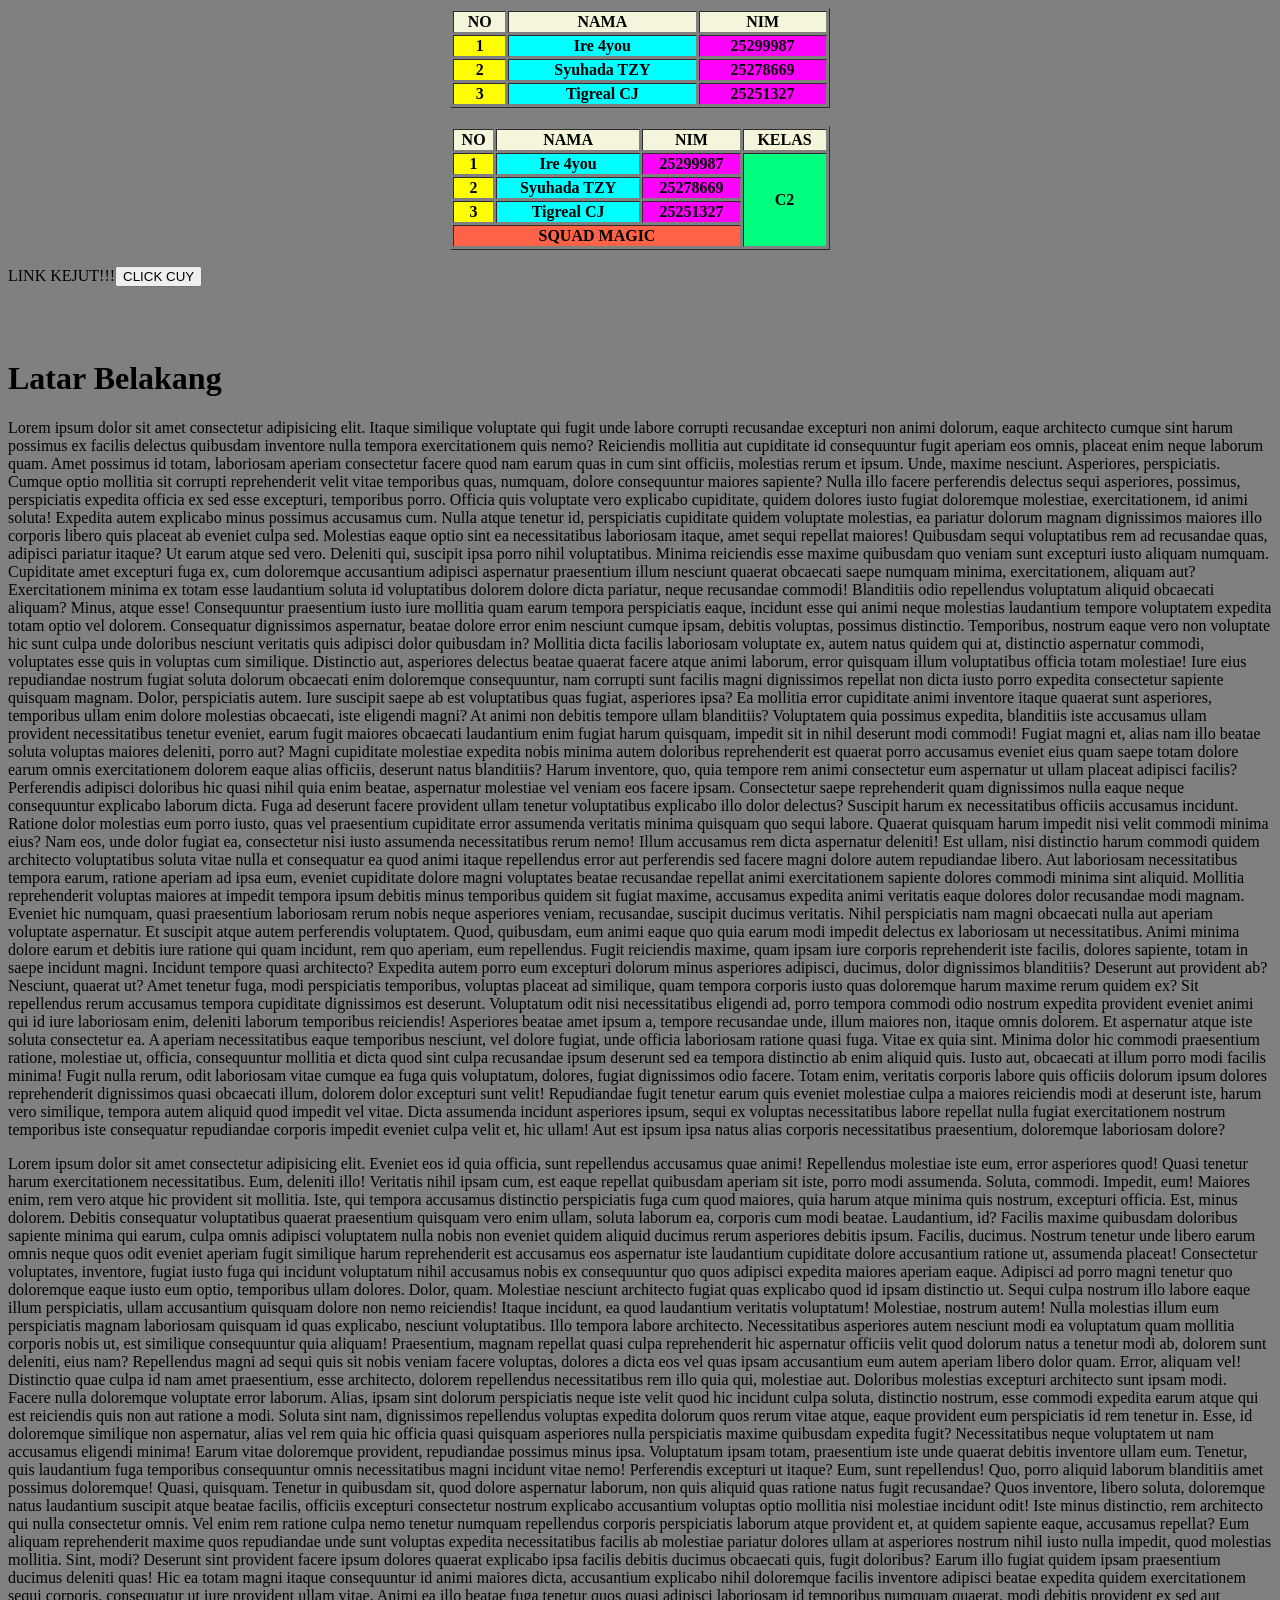
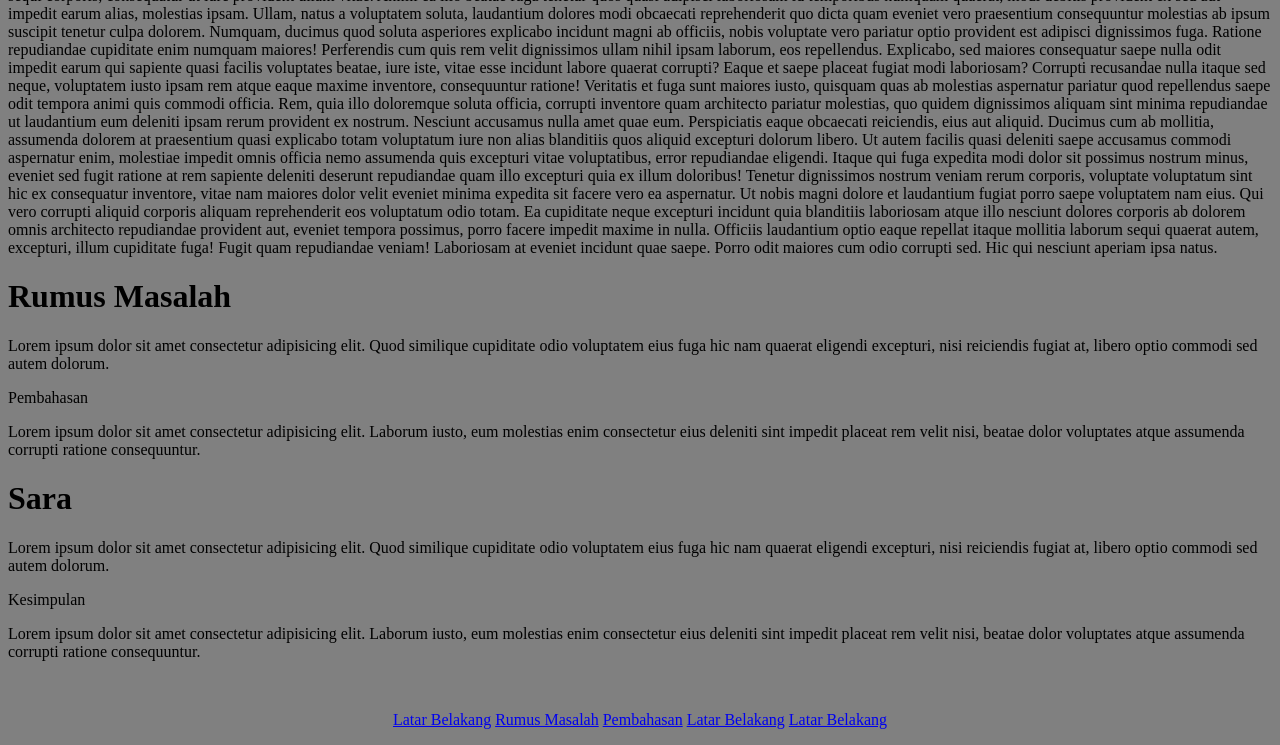
<file: C1-WEBPRO/perte2.html>
<!DOCTYPE html>
<html lang="en">
<head>
    <meta charset="UTF-8">
    <meta name="viewport" content="width=device-width, initial-scale=1.0">
    <title>Document</title>
</head>
<body bgcolor="grey">
    <table border="1" width="30%" align="center">
        <tr bgcolor="beige">
            <th>NO</th>
            <th>NAMA</th>
            <th>NIM</th>
        </tr>
        <tr>
            <th bgcolor="yellow">1</th>
            <th bgcolor="cyan">Ire 4you</th>
            <th bgcolor="magenta">25299987</th>
        </tr>
        <tr>
            <th bgcolor="yellow">2</th>
            <th bgcolor="cyan">Syuhada TZY</th>
            <th bgcolor="magenta">25278669</th>
        </tr>
         <tr>
            <th bgcolor="yellow">3</th>
            <th bgcolor="cyan">Tigreal CJ</th>
            <th bgcolor="magenta">25251327</th>
        </tr>
    </table>
<br>
    <table border="1" width="30%" align="center">
        <tr bgcolor="beige">
            <th>NO</th>
            <th>NAMA</th>
            <th>NIM</th>
            <th>KELAS</th>
        </tr>
        <tr>
            <th bgcolor="yellow">1</th>
            <th bgcolor="cyan">Ire 4you</th>
            <th bgcolor="magenta">25299987</th>
            <th rowspan="4" bgcolor="springgreen">C2</th>
        </tr>
        <tr>
            <th bgcolor="yellow">2</th>
            <th bgcolor="cyan">Syuhada TZY</th>
            <th bgcolor="magenta">25278669</th>
            <!-- <th bgcolor="springgreen">25251327</th> -->
        </tr>
         <tr>
            <th bgcolor="yellow">3</th>
            <th bgcolor="cyan">Tigreal CJ</th>
            <th bgcolor="magenta">25251327</th>
            <!-- <th bgcolor="springgreen">25251327</th> -->
        </tr>
         <tr>
            <th colspan="3" bgcolor="tomato">SQUAD MAGIC</th>
            <!-- <th bgcolor="cyan">Link GG</th> -->
            <!-- <th bgcolor="magenta">25252635</th> -->
            <!-- <th bgcolor="springgreen">25251327</th> -->
        </tr>
    </table>
    <p>LINK KEJUT!!!<a href="https://www.tiktok.com/@mas.kepin61/video/7543618119797853446?is_from_webapp=1&sender_device=pc&web_id=7695717074656347666" target="_blank"><button>CLICK CUY</button></a></p>
    <p></p>
    <BR></BR>
    <a name="satu"></a><h1>Latar Belakang</h1>
    <p>Lorem ipsum dolor sit amet consectetur adipisicing elit. Itaque similique voluptate qui fugit unde labore corrupti recusandae excepturi non animi dolorum, eaque architecto cumque sint harum possimus ex facilis delectus quibusdam inventore nulla tempora exercitationem quis nemo? Reiciendis mollitia aut cupiditate id consequuntur fugit aperiam eos omnis, placeat enim neque laborum quam. Amet possimus id totam, laboriosam aperiam consectetur facere quod nam earum quas in cum sint officiis, molestias rerum et ipsum. Unde, maxime nesciunt. Asperiores, perspiciatis. Cumque optio mollitia sit corrupti reprehenderit velit vitae temporibus quas, numquam, dolore consequuntur maiores sapiente? Nulla illo facere perferendis delectus sequi asperiores, possimus, perspiciatis expedita officia ex sed esse excepturi, temporibus porro. Officia quis voluptate vero explicabo cupiditate, quidem dolores iusto fugiat doloremque molestiae, exercitationem, id animi soluta! Expedita autem explicabo minus possimus accusamus cum. Nulla atque tenetur id, perspiciatis cupiditate quidem voluptate molestias, ea pariatur dolorum magnam dignissimos maiores illo corporis libero quis placeat ab eveniet culpa sed. Molestias eaque optio sint ea necessitatibus laboriosam itaque, amet sequi repellat maiores! Quibusdam sequi voluptatibus rem ad recusandae quas, adipisci pariatur itaque? Ut earum atque sed vero. Deleniti qui, suscipit ipsa porro nihil voluptatibus. Minima reiciendis esse maxime quibusdam quo veniam sunt excepturi iusto aliquam numquam. Cupiditate amet excepturi fuga ex, cum doloremque accusantium adipisci aspernatur praesentium illum nesciunt quaerat obcaecati saepe numquam minima, exercitationem, aliquam aut? Exercitationem minima ex totam esse laudantium soluta id voluptatibus dolorem dolore dicta pariatur, neque recusandae commodi! Blanditiis odio repellendus voluptatum aliquid obcaecati aliquam? Minus, atque esse! Consequuntur praesentium iusto iure mollitia quam earum tempora perspiciatis eaque, incidunt esse qui animi neque molestias laudantium tempore voluptatem expedita totam optio vel dolorem. Consequatur dignissimos aspernatur, beatae dolore error enim nesciunt cumque ipsam, debitis voluptas, possimus distinctio. Temporibus, nostrum eaque vero non voluptate hic sunt culpa unde doloribus nesciunt veritatis quis adipisci dolor quibusdam in? Mollitia dicta facilis laboriosam voluptate ex, autem natus quidem qui at, distinctio aspernatur commodi, voluptates esse quis in voluptas cum similique. Distinctio aut, asperiores delectus beatae quaerat facere atque animi laborum, error quisquam illum voluptatibus officia totam molestiae! Iure eius repudiandae nostrum fugiat soluta dolorum obcaecati enim doloremque consequuntur, nam corrupti sunt facilis magni dignissimos repellat non dicta iusto porro expedita consectetur sapiente quisquam magnam. Dolor, perspiciatis autem. Iure suscipit saepe ab est voluptatibus quas fugiat, asperiores ipsa? Ea mollitia error cupiditate animi inventore itaque quaerat sunt asperiores, temporibus ullam enim dolore molestias obcaecati, iste eligendi magni? At animi non debitis tempore ullam blanditiis? Voluptatem quia possimus expedita, blanditiis iste accusamus ullam provident necessitatibus tenetur eveniet, earum fugit maiores obcaecati laudantium enim fugiat harum quisquam, impedit sit in nihil deserunt modi commodi! Fugiat magni et, alias nam illo beatae soluta voluptas maiores deleniti, porro aut? Magni cupiditate molestiae expedita nobis minima autem doloribus reprehenderit est quaerat porro accusamus eveniet eius quam saepe totam dolore earum omnis exercitationem dolorem eaque alias officiis, deserunt natus blanditiis? Harum inventore, quo, quia tempore rem animi consectetur eum aspernatur ut ullam placeat adipisci facilis? Perferendis adipisci doloribus hic quasi nihil quia enim beatae, aspernatur molestiae vel veniam eos facere ipsam. Consectetur saepe reprehenderit quam dignissimos nulla eaque neque consequuntur explicabo laborum dicta. Fuga ad deserunt facere provident ullam tenetur voluptatibus explicabo illo dolor delectus? Suscipit harum ex necessitatibus officiis accusamus incidunt. Ratione dolor molestias eum porro iusto, quas vel praesentium cupiditate error assumenda veritatis minima quisquam quo sequi labore. Quaerat quisquam harum impedit nisi velit commodi minima eius? Nam eos, unde dolor fugiat ea, consectetur nisi iusto assumenda necessitatibus rerum nemo! Illum accusamus rem dicta aspernatur deleniti! Est ullam, nisi distinctio harum commodi quidem architecto voluptatibus soluta vitae nulla et consequatur ea quod animi itaque repellendus error aut perferendis sed facere magni dolore autem repudiandae libero. Aut laboriosam necessitatibus tempora earum, ratione aperiam ad ipsa eum, eveniet cupiditate dolore magni voluptates beatae recusandae repellat animi exercitationem sapiente dolores commodi minima sint aliquid. Mollitia reprehenderit voluptas maiores at impedit tempora ipsum debitis minus temporibus quidem sit fugiat maxime, accusamus expedita animi veritatis eaque dolores dolor recusandae modi magnam. Eveniet hic numquam, quasi praesentium laboriosam rerum nobis neque asperiores veniam, recusandae, suscipit ducimus veritatis. Nihil perspiciatis nam magni obcaecati nulla aut aperiam voluptate aspernatur. Et suscipit atque autem perferendis voluptatem. Quod, quibusdam, eum animi eaque quo quia earum modi impedit delectus ex laboriosam ut necessitatibus. Animi minima dolore earum et debitis iure ratione qui quam incidunt, rem quo aperiam, eum repellendus. Fugit reiciendis maxime, quam ipsam iure corporis reprehenderit iste facilis, dolores sapiente, totam in saepe incidunt magni. Incidunt tempore quasi architecto? Expedita autem porro eum excepturi dolorum minus asperiores adipisci, ducimus, dolor dignissimos blanditiis? Deserunt aut provident ab? Nesciunt, quaerat ut? Amet tenetur fuga, modi perspiciatis temporibus, voluptas placeat ad similique, quam tempora corporis iusto quas doloremque harum maxime rerum quidem ex? Sit repellendus rerum accusamus tempora cupiditate dignissimos est deserunt. Voluptatum odit nisi necessitatibus eligendi ad, porro tempora commodi odio nostrum expedita provident eveniet animi qui id iure laboriosam enim, deleniti laborum temporibus reiciendis! Asperiores beatae amet ipsum a, tempore recusandae unde, illum maiores non, itaque omnis dolorem. Et aspernatur atque iste soluta consectetur ea. A aperiam necessitatibus eaque temporibus nesciunt, vel dolore fugiat, unde officia laboriosam ratione quasi fuga. Vitae ex quia sint. Minima dolor hic commodi praesentium ratione, molestiae ut, officia, consequuntur mollitia et dicta quod sint culpa recusandae ipsum deserunt sed ea tempora distinctio ab enim aliquid quis. Iusto aut, obcaecati at illum porro modi facilis minima! Fugit nulla rerum, odit laboriosam vitae cumque ea fuga quis voluptatum, dolores, fugiat dignissimos odio facere. Totam enim, veritatis corporis labore quis officiis dolorum ipsum dolores reprehenderit dignissimos quasi obcaecati illum, dolorem dolor excepturi sunt velit! Repudiandae fugit tenetur earum quis eveniet molestiae culpa a maiores reiciendis modi at deserunt iste, harum vero similique, tempora autem aliquid quod impedit vel vitae. Dicta assumenda incidunt asperiores ipsum, sequi ex voluptas necessitatibus labore repellat nulla fugiat exercitationem nostrum temporibus iste consequatur repudiandae corporis impedit eveniet culpa velit et, hic ullam! Aut est ipsum ipsa natus alias corporis necessitatibus praesentium, doloremque laboriosam dolore?</p>
    <p>Lorem ipsum dolor sit amet consectetur adipisicing elit. Eveniet eos id quia officia, sunt repellendus accusamus quae animi! Repellendus molestiae iste eum, error asperiores quod! Quasi tenetur harum exercitationem necessitatibus. Eum, deleniti illo! Veritatis nihil ipsam cum, est eaque repellat quibusdam aperiam sit iste, porro modi assumenda. Soluta, commodi. Impedit, eum! Maiores enim, rem vero atque hic provident sit mollitia. Iste, qui tempora accusamus distinctio perspiciatis fuga cum quod maiores, quia harum atque minima quis nostrum, excepturi officia. Est, minus dolorem. Debitis consequatur voluptatibus quaerat praesentium quisquam vero enim ullam, soluta laborum ea, corporis cum modi beatae. Laudantium, id? Facilis maxime quibusdam doloribus sapiente minima qui earum, culpa omnis adipisci voluptatem nulla nobis non eveniet quidem aliquid ducimus rerum asperiores debitis ipsum. Facilis, ducimus. Nostrum tenetur unde libero earum omnis neque quos odit eveniet aperiam fugit similique harum reprehenderit est accusamus eos aspernatur iste laudantium cupiditate dolore accusantium ratione ut, assumenda placeat! Consectetur voluptates, inventore, fugiat iusto fuga qui incidunt voluptatum nihil accusamus nobis ex consequuntur quo quos adipisci expedita maiores aperiam eaque. Adipisci ad porro magni tenetur quo doloremque eaque iusto eum optio, temporibus ullam dolores. Dolor, quam. Molestiae nesciunt architecto fugiat quas explicabo quod id ipsam distinctio ut. Sequi culpa nostrum illo labore eaque illum perspiciatis, ullam accusantium quisquam dolore non nemo reiciendis! Itaque incidunt, ea quod laudantium veritatis voluptatum! Molestiae, nostrum autem! Nulla molestias illum eum perspiciatis magnam laboriosam quisquam id quas explicabo, nesciunt voluptatibus. Illo tempora labore architecto. Necessitatibus asperiores autem nesciunt modi ea voluptatum quam mollitia corporis nobis ut, est similique consequuntur quia aliquam! Praesentium, magnam repellat quasi culpa reprehenderit hic aspernatur officiis velit quod dolorum natus a tenetur modi ab, dolorem sunt deleniti, eius nam? Repellendus magni ad sequi quis sit nobis veniam facere voluptas, dolores a dicta eos vel quas ipsam accusantium eum autem aperiam libero dolor quam. Error, aliquam vel! Distinctio quae culpa id nam amet praesentium, esse architecto, dolorem repellendus necessitatibus rem illo quia qui, molestiae aut. Doloribus molestias excepturi architecto sunt ipsam modi. Facere nulla doloremque voluptate error laborum. Alias, ipsam sint dolorum perspiciatis neque iste velit quod hic incidunt culpa soluta, distinctio nostrum, esse commodi expedita earum atque qui est reiciendis quis non aut ratione a modi. Soluta sint nam, dignissimos repellendus voluptas expedita dolorum quos rerum vitae atque, eaque provident eum perspiciatis id rem tenetur in. Esse, id doloremque similique non aspernatur, alias vel rem quia hic officia quasi quisquam asperiores nulla perspiciatis maxime quibusdam expedita fugit? Necessitatibus neque voluptatem ut nam accusamus eligendi minima! Earum vitae doloremque provident, repudiandae possimus minus ipsa. Voluptatum ipsam totam, praesentium iste unde quaerat debitis inventore ullam eum. Tenetur, quis laudantium fuga temporibus consequuntur omnis necessitatibus magni incidunt vitae nemo! Perferendis excepturi ut itaque? Eum, sunt repellendus! Quo, porro aliquid laborum blanditiis amet possimus doloremque! Quasi, quisquam. Tenetur in quibusdam sit, quod dolore aspernatur laborum, non quis aliquid quas ratione natus fugit recusandae? Quos inventore, libero soluta, doloremque natus laudantium suscipit atque beatae facilis, officiis excepturi consectetur nostrum explicabo accusantium voluptas optio mollitia nisi molestiae incidunt odit! Iste minus distinctio, rem architecto qui nulla consectetur omnis. Vel enim rem ratione culpa nemo tenetur numquam repellendus corporis perspiciatis laborum atque provident et, at quidem sapiente eaque, accusamus repellat? Eum aliquam reprehenderit maxime quos repudiandae unde sunt voluptas expedita necessitatibus facilis ab molestiae pariatur dolores ullam at asperiores nostrum nihil iusto nulla impedit, quod molestias mollitia. Sint, modi? Deserunt sint provident facere ipsum dolores quaerat explicabo ipsa facilis debitis ducimus obcaecati quis, fugit doloribus? Earum illo fugiat quidem ipsam praesentium ducimus deleniti quas! Hic ea totam magni itaque consequuntur id animi maiores dicta, accusantium explicabo nihil doloremque facilis inventore adipisci beatae expedita quidem exercitationem sequi corporis, consequatur ut iure provident ullam vitae. Animi ea illo beatae fuga tenetur quos quasi adipisci laboriosam id temporibus numquam quaerat, modi debitis provident ex sed aut impedit earum alias, molestias ipsam. Ullam, natus a voluptatem soluta, laudantium dolores modi obcaecati reprehenderit quo dicta quam eveniet vero praesentium consequuntur molestias ab ipsum suscipit tenetur culpa dolorem. Numquam, ducimus quod soluta asperiores explicabo incidunt magni ab officiis, nobis voluptate vero pariatur optio provident est adipisci dignissimos fuga. Ratione repudiandae cupiditate enim numquam maiores! Perferendis cum quis rem velit dignissimos ullam nihil ipsam laborum, eos repellendus. Explicabo, sed maiores consequatur saepe nulla odit impedit earum qui sapiente quasi facilis voluptates beatae, iure iste, vitae esse incidunt labore quaerat corrupti? Eaque et saepe placeat fugiat modi laboriosam? Corrupti recusandae nulla itaque sed neque, voluptatem iusto ipsam rem atque eaque maxime inventore, consequuntur ratione! Veritatis et fuga sunt maiores iusto, quisquam quas ab molestias aspernatur pariatur quod repellendus saepe odit tempora animi quis commodi officia. Rem, quia illo doloremque soluta officia, corrupti inventore quam architecto pariatur molestias, quo quidem dignissimos aliquam sint minima repudiandae ut laudantium eum deleniti ipsam rerum provident ex nostrum. Nesciunt accusamus nulla amet quae eum. Perspiciatis eaque obcaecati reiciendis, eius aut aliquid. Ducimus cum ab mollitia, assumenda dolorem at praesentium quasi explicabo totam voluptatum iure non alias blanditiis quos aliquid excepturi dolorum libero. Ut autem facilis quasi deleniti saepe accusamus commodi aspernatur enim, molestiae impedit omnis officia nemo assumenda quis excepturi vitae voluptatibus, error repudiandae eligendi. Itaque qui fuga expedita modi dolor sit possimus nostrum minus, eveniet sed fugit ratione at rem sapiente deleniti deserunt repudiandae quam illo excepturi quia ex illum doloribus! Tenetur dignissimos nostrum veniam rerum corporis, voluptate voluptatum sint hic ex consequatur inventore, vitae nam maiores dolor velit eveniet minima expedita sit facere vero ea aspernatur. Ut nobis magni dolore et laudantium fugiat porro saepe voluptatem nam eius. Qui vero corrupti aliquid corporis aliquam reprehenderit eos voluptatum odio totam. Ea cupiditate neque excepturi incidunt quia blanditiis laboriosam atque illo nesciunt dolores corporis ab dolorem omnis architecto repudiandae provident aut, eveniet tempora possimus, porro facere impedit maxime in nulla. Officiis laudantium optio eaque repellat itaque mollitia laborum sequi quaerat autem, excepturi, illum cupiditate fuga! Fugit quam repudiandae veniam! Laboriosam at eveniet incidunt quae saepe. Porro odit maiores cum odio corrupti sed. Hic qui nesciunt aperiam ipsa natus.</p>
    <a name="dua"></a><h1>Rumus Masalah</h1>
    <p>Lorem ipsum dolor sit amet consectetur adipisicing elit. Quod similique cupiditate odio voluptatem eius fuga hic nam quaerat eligendi excepturi, nisi reiciendis fugiat at, libero optio commodi sed autem dolorum.</p>
    <a name="tiga">Pembahasan</a>
    <p>Lorem ipsum dolor sit amet consectetur adipisicing elit. Laborum iusto, eum molestias enim consectetur eius deleniti sint impedit placeat rem velit nisi, beatae dolor voluptates atque assumenda corrupti ratione consequuntur.</p>
    <a name="empat"></a><h1>Sara</h1>
    <p>Lorem ipsum dolor sit amet consectetur adipisicing elit. Quod similique cupiditate odio voluptatem eius fuga hic nam quaerat eligendi excepturi, nisi reiciendis fugiat at, libero optio commodi sed autem dolorum.</p>
    <a name="lima">Kesimpulan</a>
    <p>Lorem ipsum dolor sit amet consectetur adipisicing elit. Laborum iusto, eum molestias enim consectetur eius deleniti sint impedit placeat rem velit nisi, beatae dolor voluptates atque assumenda corrupti ratione consequuntur.</p>
    <br>
    <p align="center"> <a href="#satu"> Latar Belakang</a>  <a href="#dua"> Rumus Masalah</a>  <a href="#tiga"> Pembahasan</a>  <a href="#empat"> Latar Belakang</a>  <a href="#lima"> Latar Belakang</a> </p> 
</body>
</html>
</file>
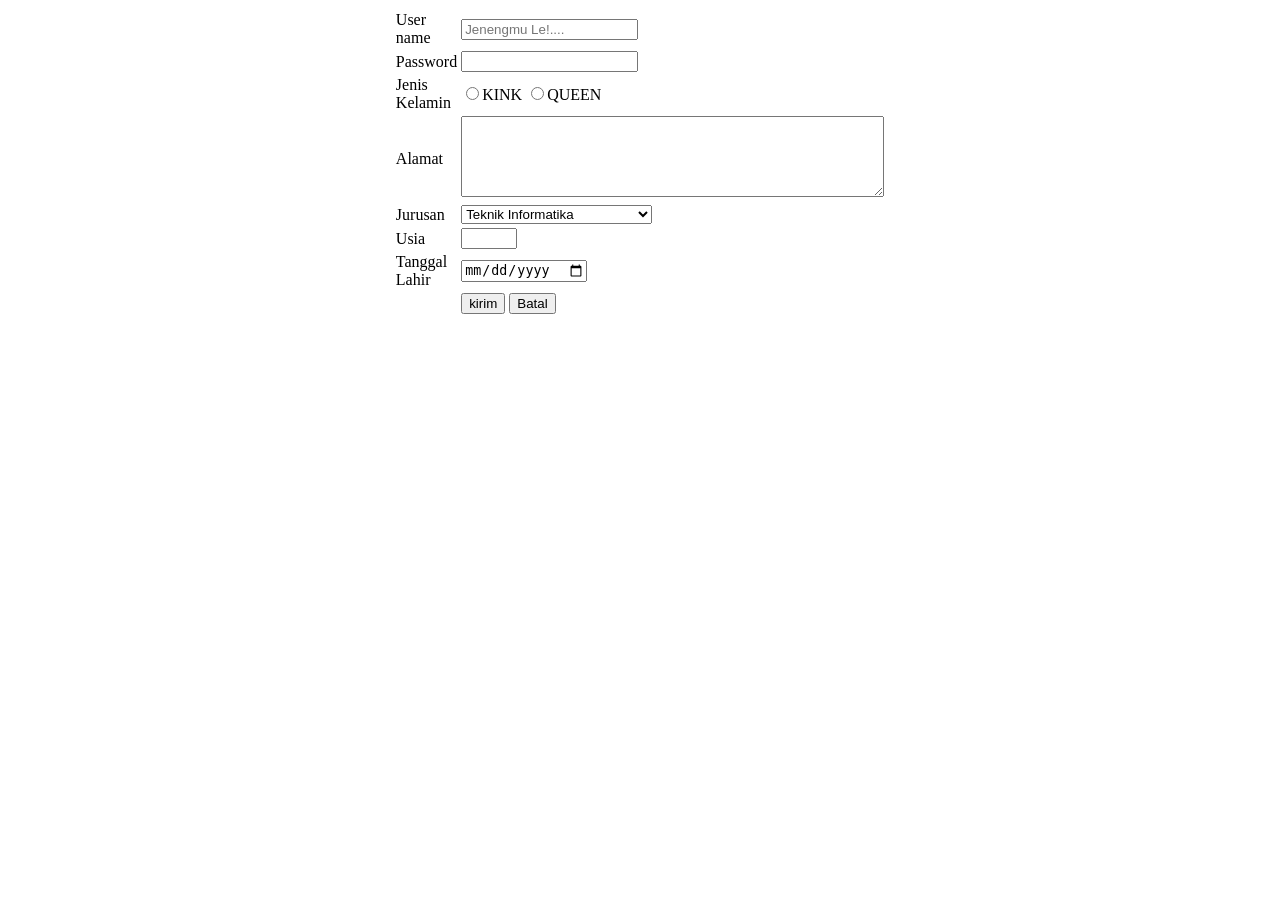
<file: C1-WEBPRO/perte4.html>
<!DOCTYPE html>
<html lang="en">
<head>
    <meta charset="UTF-8">
    <meta name="viewport" content="width=device-width, initial-scale=1.0">
    <title>Document</title>
</head>
<body>
    <form action="" method="post">
        <table align="center" width="30%">
            <tr>
                <td>User name</td>
                <td><input type="text" name="txtuser" id="" placeholder="Jenengmu Le!...." pattern="[A-Za-z ]+"></td>
            </tr>
            <tr>
                <td>Password</td>
                <td><input type="password" name="txtpass" id=""  pattern="(?=.*[a-z])(?=.*[A-Z])(?=.*[0-9])(?=.*[!@#$%^&amp;*]).{8,}"
                            title="Minimal 8 karakter, huruf besar, huruf kecil, angka, dan simbol"
                            required></td>
            </tr>
            
            <tr>
                <td>Jenis Kelamin</td>
                <td><input type="radio" name="LAWAN" id="">KINK 
                    <input type="radio" name="LAWAN" id="">QUEEN</td>
            </tr>
            <tr>
                <td>Alamat</td>
                <td><textarea name="txtalm" rows="5" cols="50"></textarea></td>
            </tr>
            <tr>
                <td>Jurusan</td>
                <td><select name="txtjur" id="">
                    <optgroup label="FTD">
                        <option value="TI">Teknik Informatika</option>
                        <option value="SK">Sistem Komputer</option>
                        <option value="DKV">Desain Komunikasi Visual</option>
                    </optgroup>
                    <optgroup label="FEB">
                        <option value="AK">Akutansi</option>
                        <option value="MAN">Management</option>
                    </optgroup>
                     </select></td>
            </tr>
            <tr>
                <td>Usia</td>
                <td><input type="number" name="txtumur" id="" min="18" max="100"></td>
            </tr>
            <tr>
                <td>Tanggal Lahir</td>
                <td><input type="date" name="txttanggal" id="" required></td>
            </tr>
            <tr>
                <td></td>
                <td><input type="submit" value="kirim" name="cmdkirim">
                <input type="reset" value="Batal"></td>
            </tr>
        </table>
    </form>
</body>
</html>
</file>
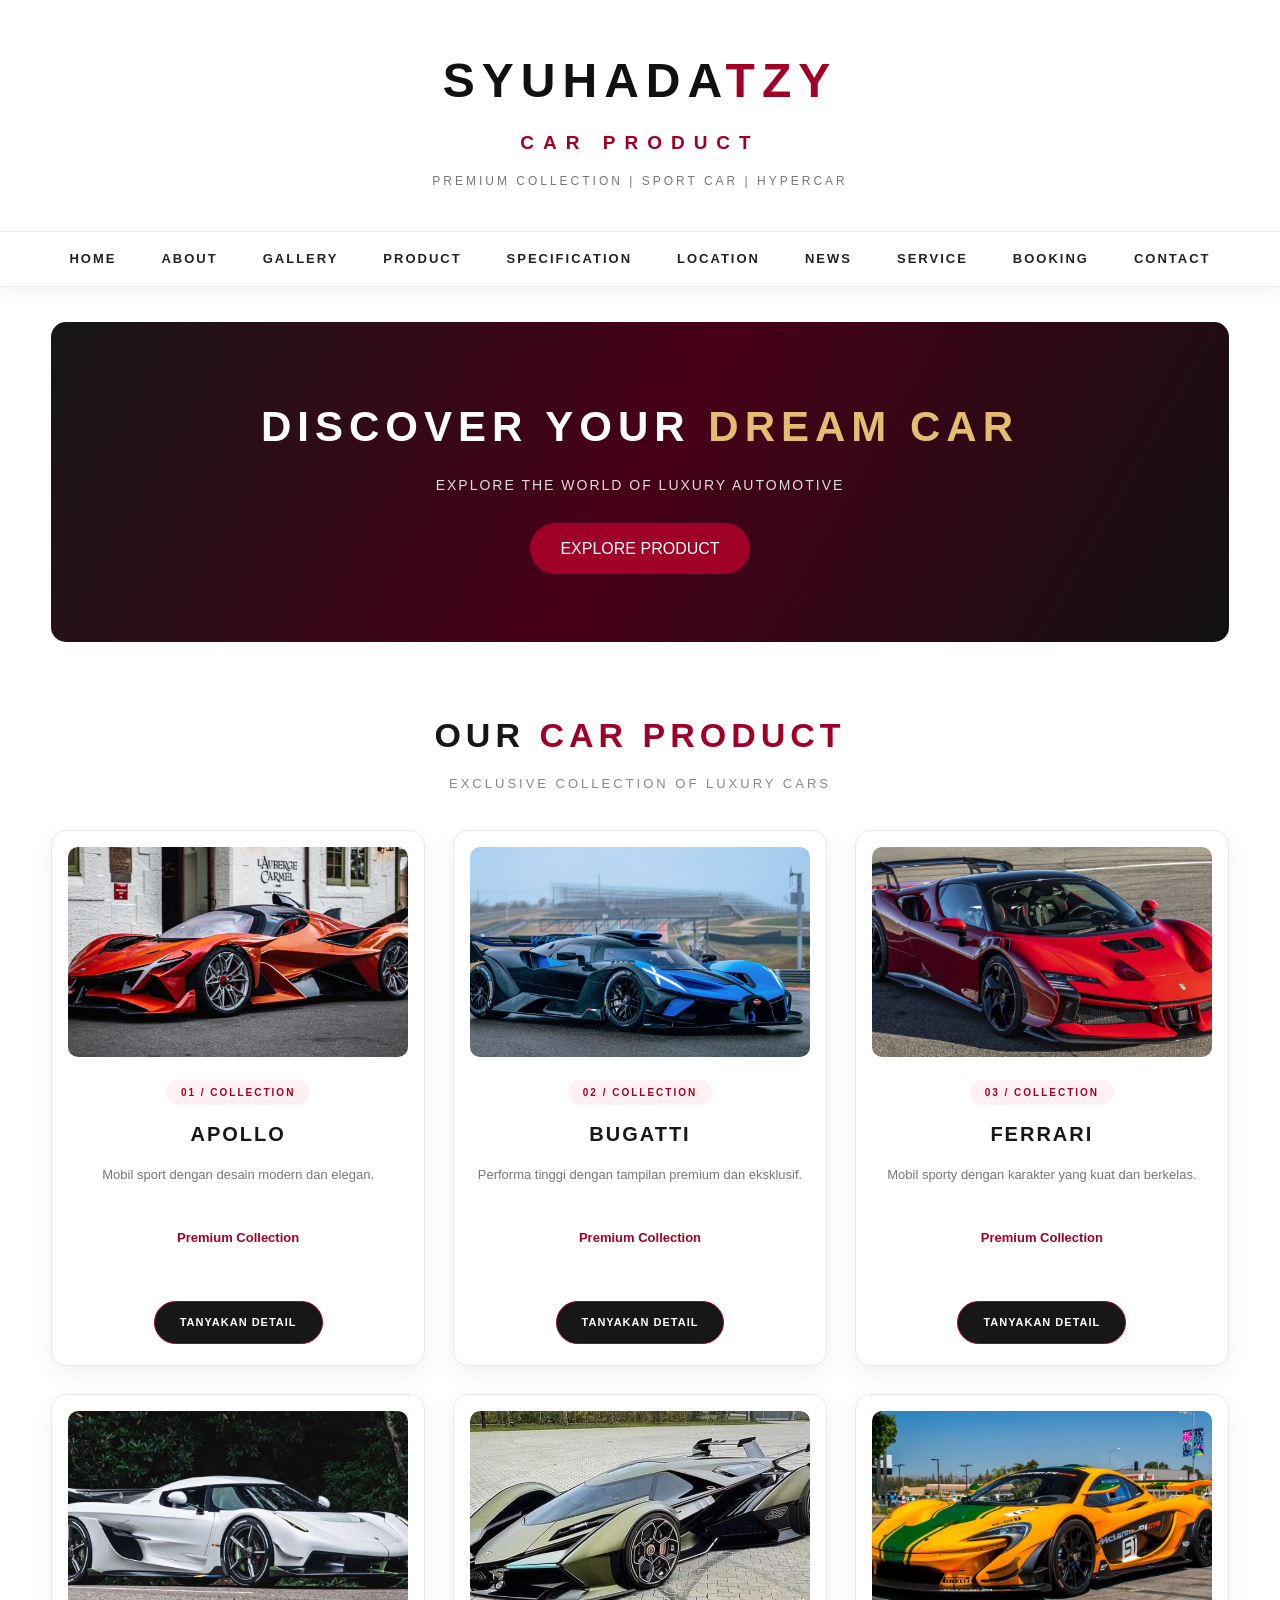
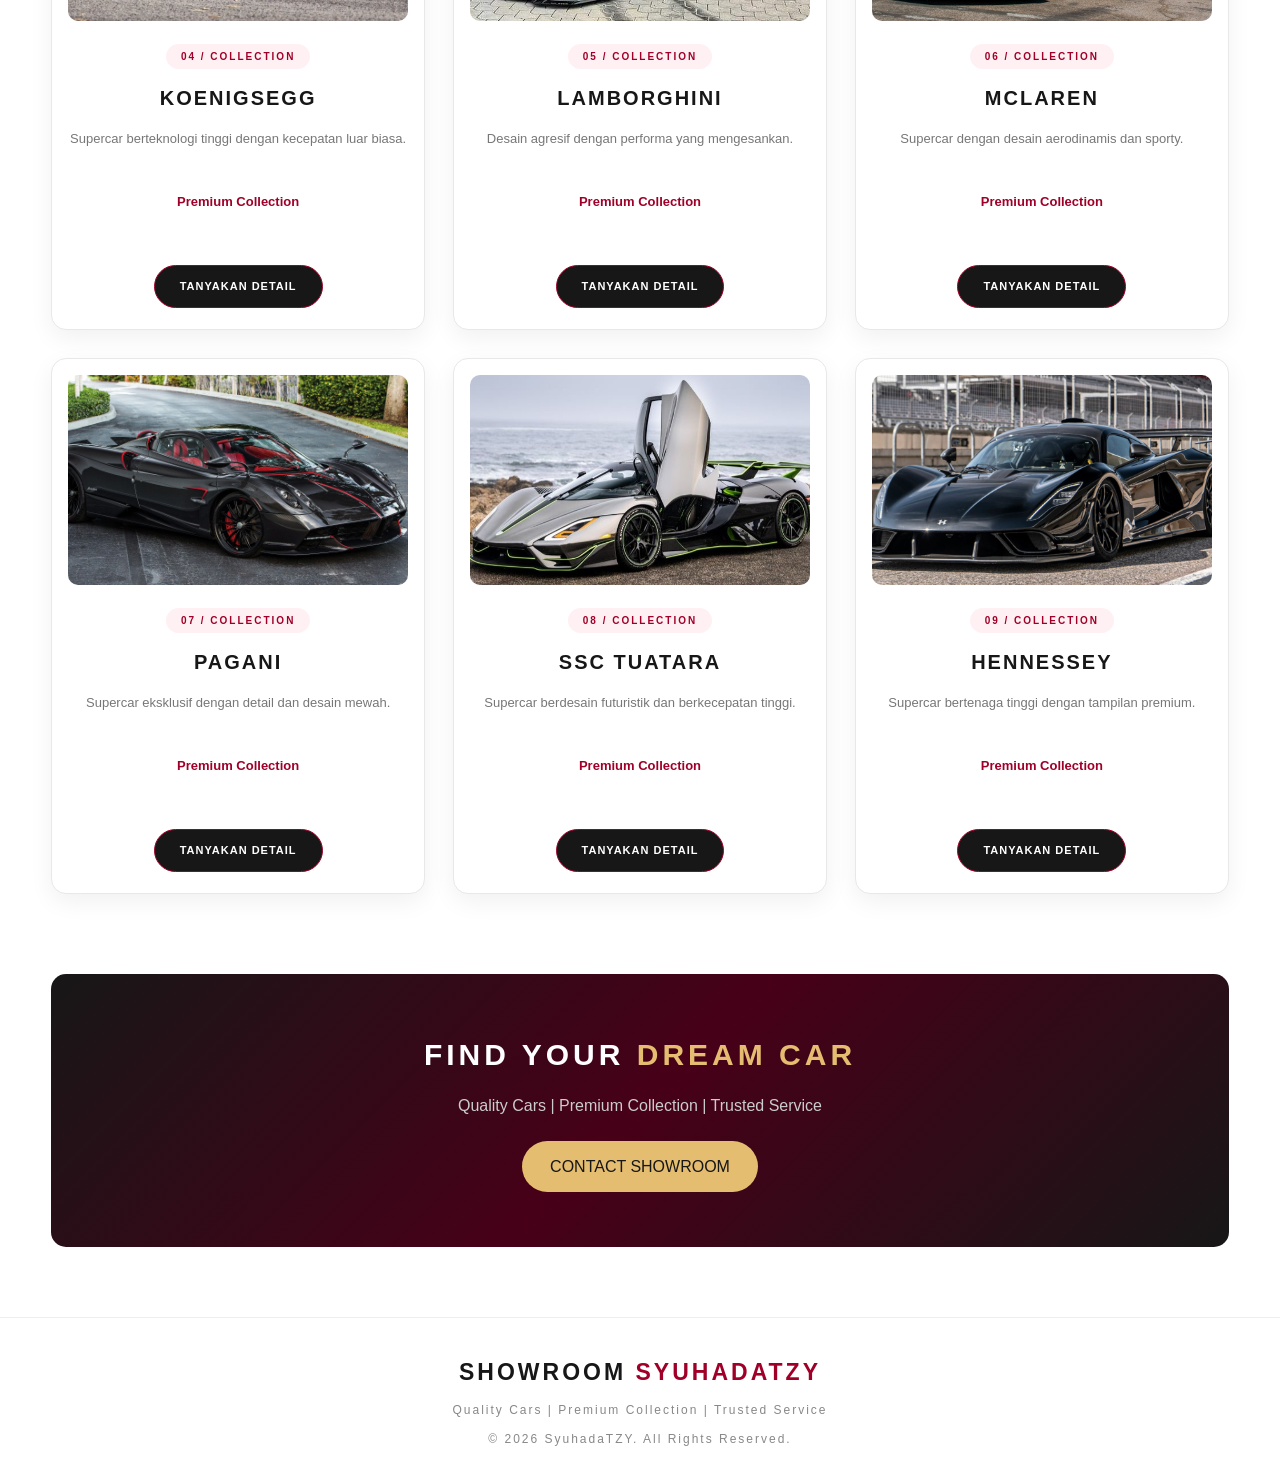
<file: C1-WEBPRO/produk.html>
<!DOCTYPE html>
<html lang="id">

<head>
    <meta charset="UTF-8">
    <meta name="viewport" content="width=device-width, initial-scale=1.0">

    <title>Product Mobil SyuhadaTZY</title>

<style>

/* =========================
  Bahan RESET DAN BACKGROUND
========================= */

* {
    margin: 0;
    padding: 0;
    box-sizing: border-box;
}

html {
    scroll-behavior: smooth;
}

body {
    background: #ffffff;
    color: #171717;
    font-family: 'Segoe UI', Arial, sans-serif;
    line-height: 1.7;
}

.container {
    width: 92%;
    max-width: 1400px;
    margin: auto;
}

/* =========================
  1 Bahan HEADER BRAND
========================= */

.brand {
    text-align: center;
    padding: 40px 15px;
    background: #ffffff;
}

.brand h1 {
    font-family: 'Franklin Gothic Medium', Arial, sans-serif;
    font-size: 48px;
    font-weight: bold;
    letter-spacing: 7px;
    color: #111111;
}

.brand h1 span {
    color: #a00028;
}

.brand h2 {
    font-size: 19px;
    letter-spacing: 9px;
    color: #a00028;
    margin-top: 5px;
}

.brand p {
    font-size: 12px;
    letter-spacing: 3px;
    color: #777777;
    margin-top: 12px;
}

/* =========================
  2 Bahan NAVIGASI
========================= */

.navigation {
    position: sticky;
    top: 0;
    z-index: 100;
    background: rgba(255,255,255,0.95);
    backdrop-filter: blur(12px);
    border-top: 1px solid #eeeeee;
    border-bottom: 1px solid #eeeeee;
    box-shadow: 0 5px 20px rgba(0,0,0,0.05);
}

.navigation .container {
    display: flex;
    justify-content: center;
    gap: 45px;
    padding: 16px;
}

.navigation a {
    position: relative;
    text-decoration: none;
    color: #222222;
    font-size: 13px;
    font-weight: bold;
    letter-spacing: 2px;
    transition: 0.4s;
}

.navigation a::after {
    content: "";
    position: absolute;
    bottom: -7px;
    left: 0;
    width: 0;
    height: 2px;
    background: #a00028;
    transition: 0.4s;
}

.navigation a:hover {
    color: #a00028;
}

.navigation a:hover::after {
    width: 100%;
}

/* =========================
  3 Bahan PRODUCT DISCOVER
========================= */

.hero {
    position: relative;
    margin: 35px auto;
    min-height: 320px;
    border-radius: 15px;
    overflow: hidden;
    background: linear-gradient(
        120deg,
        #171717,
        #470018,
        #111111
    );

    display: flex;
    align-items: center;
    justify-content: center;
    text-align: center;
}

.hero-content {
    padding: 35px;
    color: white;
}

.hero h2 {
    font-size: 42px;
    letter-spacing: 6px;
    font-weight: 900;
}

.hero h2 span {
    color: #e5bd70;
}

.hero p {
    margin-top: 12px;
    color: #dddddd;
    font-size: 14px;
    letter-spacing: 2px;
}

.hero a {
    display: inline-block;
    margin-top: 25px;
    padding: 12px 30px;
    background: #a00028;
    color: white;
    text-decoration: none;
    border-radius: 30px;
    transition: 0.4s;
}

.hero a:hover {
    background: #e5bd70;
    color: #111111;
    transform: translateY(-5px);
    box-shadow: 0 0 20px rgba(229,189,112,0.6);
}

/* =========================
  4 Bahan JUDUL PRODUK
========================= */

.section-title {
    text-align: center;
    margin: 65px 0 35px;
}

.section-title h2 {
    font-size: 34px;
    letter-spacing: 5px;
    color: #171717;
}

.section-title h2 span {
    color: #a00028;
}

.section-title p {
    font-size: 13px;
    color: #888888;
    letter-spacing: 3px;
    margin-top: 8px;
}

/* =========================
  5 Bahan GRID PRODUK GAMBAR DAN TEKS
========================= */

.products {
    display: grid;
    grid-template-columns: repeat(3, 1fr);
    gap: 28px;
    margin-bottom: 80px;
}

/* KARTU PRODUK */

.product-card {
    position: relative;
    overflow: hidden;
    text-align: center;
    padding: 16px;
    background: #ffffff;
    border: 1px solid #e8e8e8;
    border-radius: 15px;

    box-shadow: 0 8px 25px rgba(0,0,0,0.06);

    transition: all 0.5s ease;
}

/* HOVER KARTU */

.product-card:hover {
    transform: translateY(-12px);
    border-color: #a00028;

    box-shadow:
        0 0 10px rgba(160,0,40,0.2),
        0 0 25px rgba(160,0,40,0.15),
        0 18px 35px rgba(0,0,0,0.13);
}

/* EFEK CAHAYA MENGKILAP */

.product-card::before {
    content: "";
    position: absolute;
    top: 0;
    left: -130%;
    width: 60%;
    height: 100%;

    background: linear-gradient(
        120deg,
        transparent,
        rgba(255,255,255,0.9),
        transparent
    );

    transform: skewX(-25deg);
    transition: 0.8s;
    pointer-events: none;
    z-index: 2;
}

.product-card:hover::before {
    left: 150%;
}

/* GAMBAR PRODUK */

.product-image {
    width: 100%;
    height: 210px;
    object-fit: cover;
    border-radius: 10px;
    transition: 0.5s;
}

.product-card:hover .product-image {
    transform: scale(1.05);
    filter: brightness(1.08);
}

/* LABEL NOMOR PRODUK */

.product-number {
    display: inline-block;
    margin-top: 15px;
    padding: 4px 15px;
    color: #a00028;
    background: #fff0f3;
    border-radius: 20px;
    font-size: 10px;
    font-weight: bold;
    letter-spacing: 2px;
}

/* NAMA MOBIL */

.product-card h3 {
    color: #171717;
    font-size: 20px;
    letter-spacing: 2px;
    margin: 12px 0;
    transition: 0.3s;
}

.product-card:hover h3 {
    color: #a00028;
}

/* DESKRIPSI */

.product-card p {
    color: #777777;
    font-size: 13px;
    line-height: 1.8;
    min-height: 48px;
    margin-bottom: 15px;
}

.product-card b {
    color: #a00028;
}

/* TOMBOL PRODUK */

.product-card a {
    display: inline-block;
    position: relative;
    z-index: 3;

    margin: 12px 0 5px;
    padding: 11px 25px;

    background: #171717;
    color: white;

    border: 1px solid #a00028;
    border-radius: 30px;

    font-size: 11px;
    font-weight: bold;
    letter-spacing: 1px;

    text-decoration: none;
    transition: 0.4s;
}

.product-card a:hover {
    background: #a00028;
    color: white;
    transform: scale(1.07);

    box-shadow:
        0 0 12px rgba(160,0,40,0.5),
        0 0 25px rgba(160,0,40,0.3);
}

/* =========================
  6 Bahan PROMOSI FIND YOUR DREAM
========================= */

.promo {
    text-align: center;
    padding: 55px 25px;
    margin: 70px 0;

    background: linear-gradient(
        135deg,
        #171717,
        #470018,
        #171717
    );

    border-radius: 15px;
    color: white;
}

.promo h2 {
    font-size: 30px;
    letter-spacing: 4px;
}

.promo h2 span {
    color: #e5bd70;
}

.promo p {
    color: #cccccc;
    margin-top: 12px;
}

.promo a {
    display: inline-block;
    margin-top: 22px;
    padding: 12px 28px;
    color: #171717;
    background: #e5bd70;
    text-decoration: none;
    border-radius: 30px;
    transition: 0.4s;
}

.promo a:hover {
    background: white;
    transform: translateY(-5px);
    box-shadow: 0 0 20px rgba(255,255,255,0.4);
}

/* =========================
  7 Bahan FOOTER
========================= */

.footer {
    text-align: center;
    padding: 35px 15px;
    background: #ffffff;
    border-top: 1px solid #eeeeee;
}

.footer h2 {
    font-size: 23px;
    letter-spacing: 3px;
    color: #171717;
}

.footer h2 span {
    color: #a00028;
}

.footer p {
    font-size: 12px;
    color: #888888;
    letter-spacing: 2px;
    margin-top: 8px;
}

/* =========================
   RESPONSIVE
========================= */

@media (max-width: 950px) {

    .products {
        grid-template-columns: repeat(2, 1fr);
    }

}

@media (max-width: 768px) {

    .brand h1 {
        font-size: 35px;
    }

    .brand h2 {
        font-size: 14px;
        letter-spacing: 5px;
    }

    .navigation .container {
        gap: 20px;
        flex-wrap: wrap;
    }

    .navigation a {
        font-size: 11px;
    }

    .hero h2 {
        font-size: 30px;
    }

    .section-title h2 {
        font-size: 26px;
    }

}

@media (max-width: 500px) {

    .products {
        grid-template-columns: 1fr;
    }

    .brand h1 {
        font-size: 28px;
        letter-spacing: 4px;
    }

    .navigation .container {
        gap: 15px;
    }

    .hero h2 {
        font-size: 24px;
        letter-spacing: 3px;
    }

    .hero p {
        font-size: 11px;
    }

    .product-image {
        height: 220px;
    }

}

</style>
</head>

<body>

<!-- 1 HEADER -->

<header class="brand">

    <h1>SYUHADA<span>TZY</span></h1>

    <h2>CAR PRODUCT</h2>

    <p>
        PREMIUM COLLECTION | SPORT CAR | HYPERCAR
    </p>

</header>

<!-- 2 NAVIGASI -->

<nav class="navigation">

    <div class="container">

       <a href="Utama.html">HOME</a>
        <a href="index.html">ABOUT</a>
        <a href="Utama.html#gallery">GALLERY</a>
        <a href="#product">PRODUCT</a>
        <a href="spek.html">SPECIFICATION</a>
        <a href="lokasi.html">LOCATION</a>
        <a href="berita.html">NEWS</a>
        <a href="layanan.html">SERVICE</a>
        <a href="booking.html">BOOKING</a>
        <a href="Utama.html#kontak">CONTACT</a>

    </div>

</nav>

<main class="container">

<!-- 3 HERO DISCOVER -->

<section class="hero">

    <div class="hero-content">

        <h2>DISCOVER YOUR <span>DREAM CAR</span></h2>

        <p>
            EXPLORE THE WORLD OF LUXURY AUTOMOTIVE
        </p>

        <a href="#product">EXPLORE PRODUCT</a>

    </div>

</section>

<!-- 4 JUDUL PRODUK -->

<section id="product">

    <div class="section-title">

        <h2>OUR <span>CAR PRODUCT</span></h2>

        <p>
            EXCLUSIVE COLLECTION OF LUXURY CARS
        </p>

    </div>

    <!-- DETAIL KATALOG SETIAP MOBIL -->

    <div class="products">

        <!-- APOLLO -->

        <article class="product-card">

            <img class="product-image"
                 src="image/apollo nw.jpg"
                 alt="Apollo">

            <span class="product-number">01 / COLLECTION</span>

            <h3>APOLLO</h3>

            <p>
                Mobil sport dengan desain modern
                dan elegan.
            </p>

            <p><b>Premium Collection</b></p>

            <a href="utama.html#kontak">TANYAKAN DETAIL</a>

        </article>

        <!-- BUGATTI -->

        <article class="product-card">

            <img class="product-image"
                 src="image/bugatti nw.jpg"
                 alt="Bugatti">

            <span class="product-number">02 / COLLECTION</span>

            <h3>BUGATTI</h3>

            <p>
                Performa tinggi dengan tampilan
                premium dan eksklusif.
            </p>

            <p><b>Premium Collection</b></p>

            <a href="utama.html#kontak">TANYAKAN DETAIL</a>

        </article>

        <!-- FERRARI -->

        <article class="product-card">

            <img class="product-image"
                 src="image/ferrari nw.jpg"
                 alt="Ferrari">

            <span class="product-number">03 / COLLECTION</span>

            <h3>FERRARI</h3>

            <p>
                Mobil sporty dengan karakter
                yang kuat dan berkelas.
            </p>

            <p><b>Premium Collection</b></p>

            <a href="utama.html#kontak">TANYAKAN DETAIL</a>

        </article>

        <!-- KOENIGSEGG -->

        <article class="product-card">

            <img class="product-image"
                 src="image/koegnisegg nw.jpg"
                 alt="Koenigsegg">

            <span class="product-number">04 / COLLECTION</span>

            <h3>KOENIGSEGG</h3>

            <p>
                Supercar berteknologi tinggi
                dengan kecepatan luar biasa.
            </p>

            <p><b>Premium Collection</b></p>

            <a href="utama.html#kontak">TANYAKAN DETAIL</a>

        </article>

        <!-- LAMBORGHINI -->

        <article class="product-card">

            <img class="product-image"
                 src="image/lamborghini nw.jpg"
                 alt="Lamborghini">

            <span class="product-number">05 / COLLECTION</span>

            <h3>LAMBORGHINI</h3>

            <p>
                Desain agresif dengan performa
                yang mengesankan.
            </p>

            <p><b>Premium Collection</b></p>

            <a href="utama.html#kontak">TANYAKAN DETAIL</a>

        </article>

        <!-- MCLAREN -->

        <article class="product-card">

            <img class="product-image"
                 src="image/mclaren nw.jpg"
                 alt="McLaren">

            <span class="product-number">06 / COLLECTION</span>

            <h3>MCLAREN</h3>

            <p>
                Supercar dengan desain
                aerodinamis dan sporty.
            </p>

            <p><b>Premium Collection</b></p>

            <a href="utama.html#kontak">TANYAKAN DETAIL</a>

        </article>

        <!-- PAGANI -->

        <article class="product-card">

            <img class="product-image"
                 src="image/pagani nw.jpg"
                 alt="Pagani">

            <span class="product-number">07 / COLLECTION</span>

            <h3>PAGANI</h3>

            <p>
                Supercar eksklusif dengan
                detail dan desain mewah.
            </p>

            <p><b>Premium Collection</b></p>

            <a href="utama.html#kontak">TANYAKAN DETAIL</a>

        </article>

        <!-- SSC TUATARA -->

        <article class="product-card">

            <img class="product-image"
                 src="image/ssc tuatara nw.jpg"
                 alt="SSC Tuatara">

            <span class="product-number">08 / COLLECTION</span>

            <h3>SSC TUATARA</h3>

            <p>
                Supercar berdesain futuristik
                dan berkecepatan tinggi.
            </p>

            <p><b>Premium Collection</b></p>

            <a href="utama.html#kontak">TANYAKAN DETAIL</a>

        </article>

        <!-- HENNESSEY -->

        <article class="product-card">

            <img class="product-image"
                 src="image/hennessey.jpg"
                 alt="Hennessey">

            <span class="product-number">09 / COLLECTION</span>

            <h3>HENNESSEY</h3>

            <p>
                Supercar bertenaga tinggi
                dengan tampilan premium.
            </p>

            <p><b>Premium Collection</b></p>

            <a href="utama.html#kontak">TANYAKAN DETAIL</a>

        </article>

    </div>

</section>

<!-- 5 PROMOSI -->

<section class="promo">

    <h2>FIND YOUR <span>DREAM CAR</span></h2>

    <p>
        Quality Cars | Premium Collection | Trusted Service
    </p>

    <a href="utama.html#kontak">
        CONTACT SHOWROOM
    </a>

</section>

</main>

<!-- 6 FOOTER -->

<footer class="footer">

    <h2>SHOWROOM <span>SYUHADATZY</span></h2>

    <p>
        Quality Cars | Premium Collection | Trusted Service
    </p>

    <p>
        © 2026 SyuhadaTZY. All Rights Reserved.
    </p>

</footer>

</body>
</html>
</file>
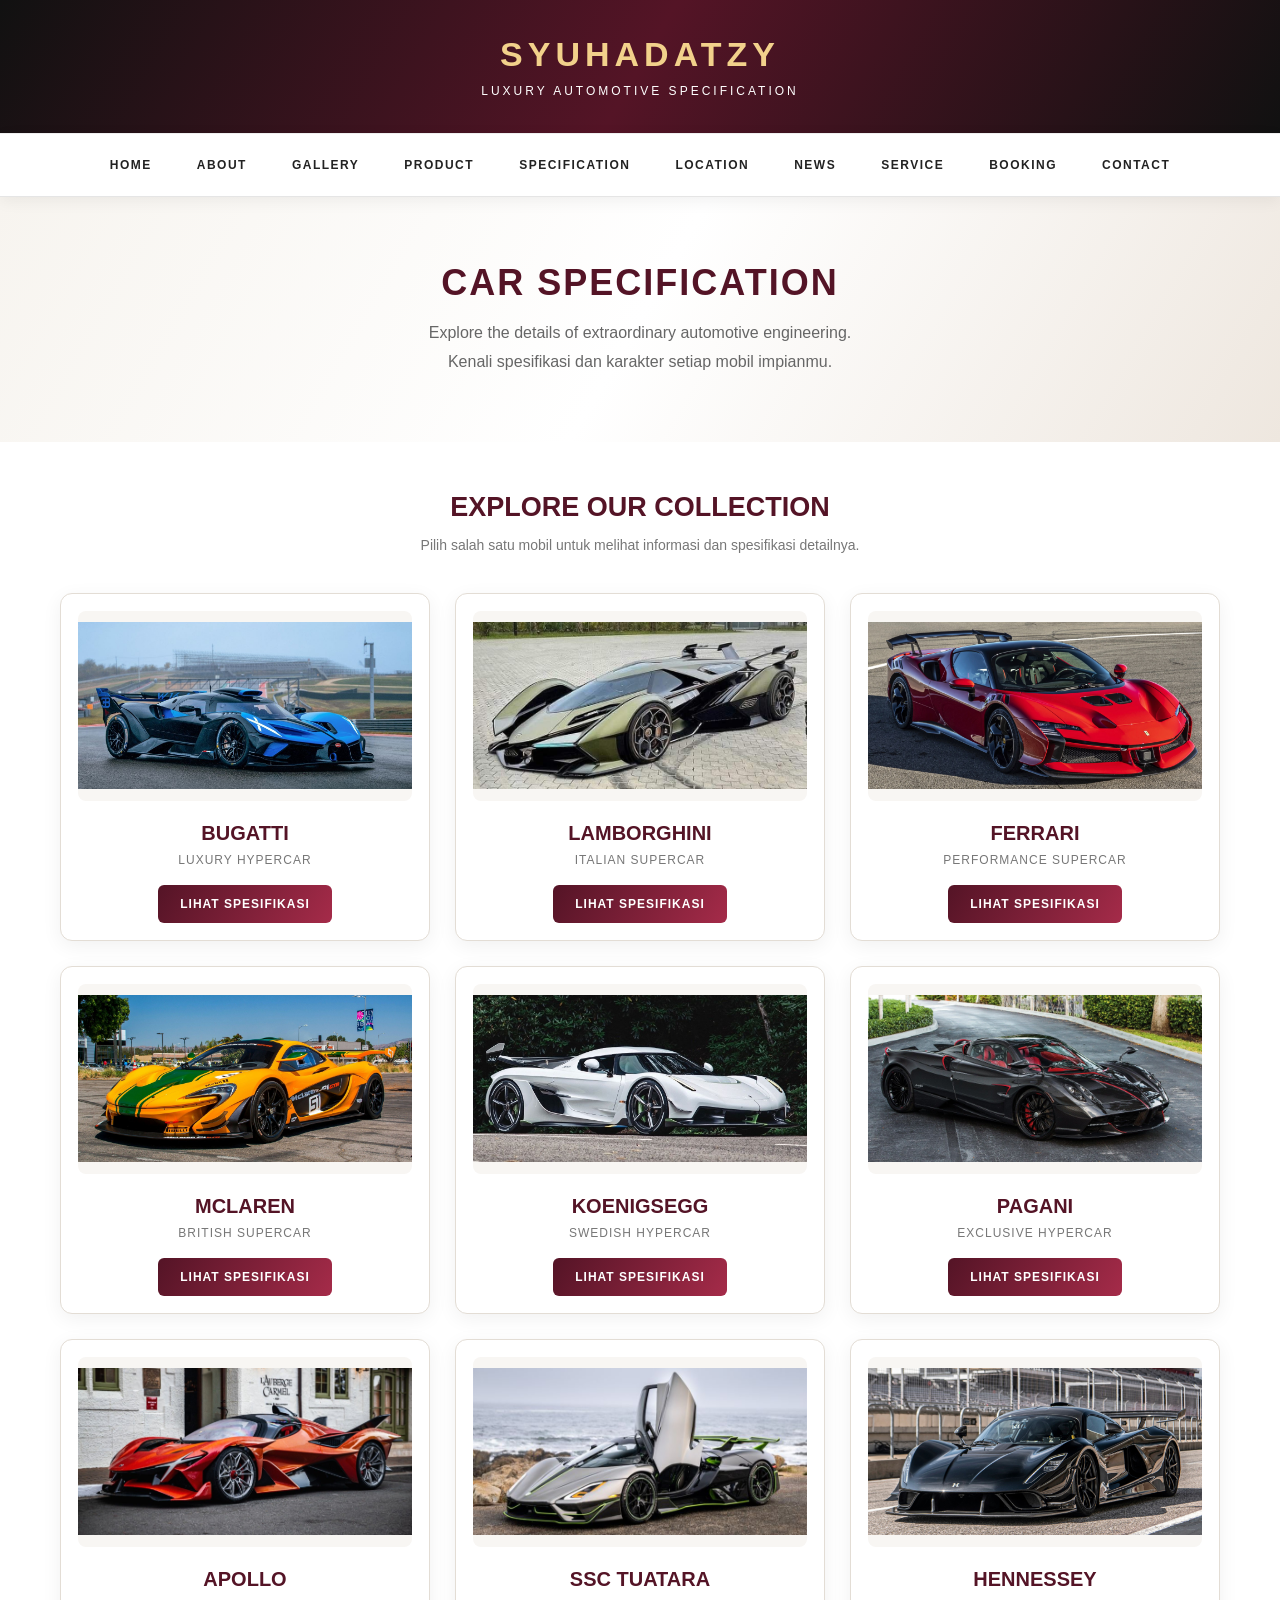
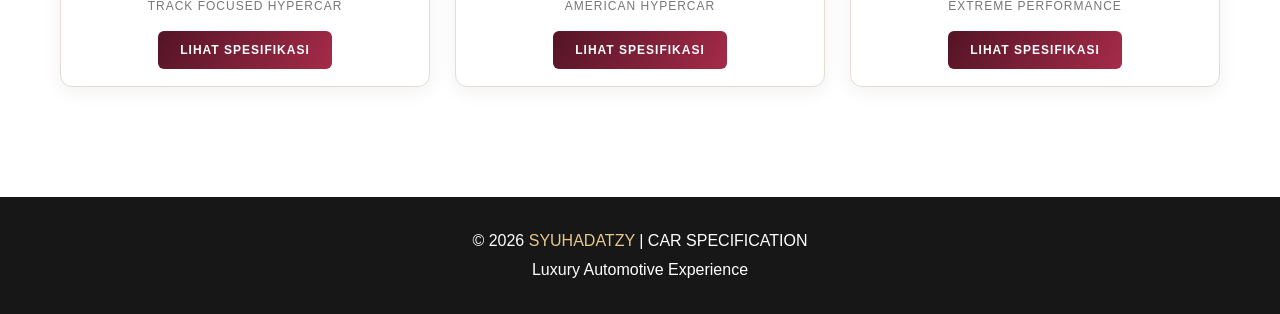
<file: C1-WEBPRO/spek.html>
<!DOCTYPE html>
<html lang="id">
<head>
<meta charset="UTF-8">
<meta name="viewport" content="width=device-width, initial-scale=1.0">
<title>Spesifikasi Mobil | SyuhadaTZY</title>

<style>
 /* Bahan utama */
* {
    margin: 0;
    padding: 0;
    box-sizing: border-box;
}

html {
    scroll-behavior: smooth;
}

body {
    font-family: Arial, sans-serif;
    background: #fff;
    color: #222;
}

/* 1 Bahan HEADER */
header {
    background: linear-gradient(120deg, #111, #541426, #111);
    color: white;
    text-align: center;
    padding: 35px 15px;
}

header h1 {
    font-size: 34px;
    letter-spacing: 5px;
    color: #f2d18b;
}

header p {
    margin-top: 10px;
    letter-spacing: 3px;
    font-size: 12px;
}

/* 2 Bahan NAVBAR */
nav {
    position: sticky;
    top: 0;
    z-index: 1000;
    display: flex;
    justify-content: center;
    align-items: center;
    flex-wrap: wrap;
    gap: 45px;
    padding: 16px 20px;
    background: rgba(255, 255, 255, 0.95);
    backdrop-filter: blur(12px);
    -webkit-backdrop-filter: blur(12px);
    border-top: 1px solid #eee;
    border-bottom: 1px solid #e5e5e5;
    box-shadow: 0 4px 15px rgba(0,0,0,.06);
}

nav a {
    position: relative;
    color: #222;
    text-decoration: none;
    font-size: 12px;
    font-weight: bold;
    letter-spacing: 1.5px;
    padding: 8px 0;
    transition: .3s ease;
}

/* 2 Bahan GARIS BAWAH NAVIGASI */
nav a::after {
    content: "";
    position: absolute;
    left: 0;
    bottom: 0;
    width: 0;
    height: 2px;
    background: #a00028;
    transition: .3s ease;
}

nav a:hover {
    color: #a00028;
}

nav a:hover::after {
    width: 100%;
}

/* 3 Bahan HERO CAR SPECIFICATION */
.hero {
    text-align: center;
    padding: 65px 20px;
    background: linear-gradient(120deg, #f7f4ef, #fff, #eee7df);
}

.hero h2 {
    font-size: 36px;
    color: #541426;
    letter-spacing: 2px;
}

.hero p {
    margin-top: 15px;
    color: #666;
    line-height: 1.8;
}

/* 4 Bahan CONTAINER EXPLORE */
.container {
    max-width: 1200px;
    margin: auto;
    padding: 50px 20px;
}

.section-title {
    text-align: center;
    margin-bottom: 35px;
}

.section-title h2 {
    color: #541426;
    font-size: 27px;
    margin-bottom: 10px;
}

.section-title p {
    color: #777;
    font-size: 14px;
    line-height: 1.8;
}

/* 5 Bahan Gambar GRID MOBIL */
.cars {
    display: grid;
    grid-template-columns: repeat(3, 1fr);
    gap: 25px;
}

.car {
    background: #fff;
    border: 1px solid #e3ddd5;
    border-radius: 12px;
    padding: 17px;
    text-align: center;
    box-shadow: 0 5px 20px rgba(0,0,0,.06);
    transition: .35s;
    overflow: hidden;
}

.car:hover {
    transform: translateY(-8px);
    border-color: #b38b45;
    box-shadow: 0 12px 30px rgba(84,20,38,.15);
}

.car img {
    width: 100%;
    height: 190px;
    object-fit: contain;
    background: #f8f6f3;
    border-radius: 8px;
    transition: .4s;
}

.car:hover img {
    transform: scale(1.04);
}

.car h3 {
    color: #541426;
    margin-top: 17px;
    font-size: 20px;
}

.car p {
    color: #777;
    font-size: 12px;
    margin-top: 8px;
    letter-spacing: 1px;
}

/* 6 Bahan TOMBOL */
.btn {
    display: inline-block;
    margin-top: 18px;
    padding: 12px 22px;
    color: white;
    background: linear-gradient(120deg, #541426, #a52b49);
    text-decoration: none;
    border-radius: 6px;
    font-size: 12px;
    font-weight: bold;
    letter-spacing: 1px;
    transition: .3s;
}

.btn:hover {
    background: linear-gradient(120deg, #a52b49, #d6a84f);
    transform: translateY(-4px);
    box-shadow: 0 8px 20px rgba(84,20,38,.2);
}

/* 7 Bahan DETAIL SPESIFIKASI */
.detail {
    display: none;
    scroll-margin-top: 90px;
    margin-top: 70px;
    padding: 35px;
    background: #faf8f5;
    border: 1px solid #e4d7c7;
    border-radius: 14px;
    box-shadow: 0 8px 25px rgba(0,0,0,.06);
    animation: muncul .5s ease;
}

.detail:target {
    display: block;
}

@keyframes muncul {
    from {
        opacity: 0;
        transform: translateY(20px);
    }
    to {
        opacity: 1;
        transform: translateY(0);
    }
}

.detail h2 {
    text-align: center;
    color: #541426;
    font-size: 28px;
    margin-bottom: 10px;
}

.detail .subtitle {
    text-align: center;
    color: #999;
    font-size: 12px;
    letter-spacing: 3px;
    margin-bottom: 30px;
}

.detail-content {
    display: grid;
    grid-template-columns: 1fr 1fr;
    gap: 30px;
    align-items: center;
}

.detail-content img {
    width: 100%;
    height: 300px;
    object-fit: contain;
    background: white;
    border-radius: 10px;
    padding: 10px;
}

.spec-list {
    background: white;
    border-radius: 10px;
    overflow: hidden;
    border: 1px solid #eee;
}

.spec-row {
    display: flex;
    justify-content: space-between;
    gap: 15px;
    padding: 15px;
    border-bottom: 1px solid #eee;
    font-size: 13px;
}

.spec-row:last-child {
    border-bottom: none;
}

.spec-row span:first-child {
    color: #541426;
    font-weight: bold;
}

.spec-row span:last-child {
    color: #555;
    text-align: right;
}

.detail-description {
    margin-top: 25px;
    padding: 20px;
    background: white;
    border-left: 4px solid #b38b45;
    border-radius: 7px;
    line-height: 1.9;
    color: #666;
    font-size: 13px;
}

.close {
    display: block;
    width: fit-content;
    margin: 25px auto 0;
    padding: 12px 25px;
    background: #171717;
    color: white;
    text-decoration: none;
    border-radius: 6px;
    font-size: 12px;
    transition: .3s;
}

.close:hover {
    background: #541426;
}

/* 8 Bahan FOOTER */
footer {
    background: #171717;
    color: white;
    text-align: center;
    padding: 30px 15px;
    margin-top: 60px;
    line-height: 1.8;
}

footer span {
    color: #e6c88a;
}

/* Bahan RESPONSIVE */
@media (max-width: 850px) {
    .cars {
        grid-template-columns: repeat(2, 1fr);
    }

    .detail-content {
        grid-template-columns: 1fr;
    }

    nav {
        gap: 25px;
    }
}

@media (max-width: 550px) {
    .cars {
        grid-template-columns: 1fr;
    }

    header h1 {
        font-size: 27px;
    }

    .hero h2 {
        font-size: 26px;
    }

    nav {
        gap: 12px 20px;
        padding: 13px 10px;
    }

    nav a {
        font-size: 10px;
    }

    .detail {
        padding: 18px;
    }

    .detail h2 {
        font-size: 23px;
    }

    .spec-row {
        font-size: 12px;
    }
}
</style>
</head>

<body>

<!-- 1 HEADER -->
<header>
    <h1>SYUHADATZY</h1>
    <p>LUXURY AUTOMOTIVE SPECIFICATION</p>
</header>

<!-- 2 NAVIGASI -->
<nav>
    <a href="Utama.html">HOME</a>
        <a href="index.html">ABOUT</a>
        <a href="Utama.html#gallery">GALLERY</a>
        <a href="produk.html">PRODUCT</a>
        <a href="#specc">SPECIFICATION</a>
        <a href="lokasi.html">LOCATION</a>
        <a href="berita.html">NEWS</a>
        <a href="layanan.html">SERVICE</a>
        <a href="booking.html">BOOKING</a>
        <a href="Utama.html#kontak">CONTACT</a>
</nav>

<!-- 3 CAR SPECIFICATION -->
<section class="hero" id="specification">
    <h2>CAR SPECIFICATION</h2>
    <p>
        Explore the details of extraordinary automotive engineering.
        <br>
        Kenali spesifikasi dan karakter setiap mobil impianmu.
    </p>
</section>

<main class="container" id="specc">

    <div class="section-title">
        <h2>EXPLORE OUR COLLECTION</h2>
        <p>
            Pilih salah satu mobil untuk melihat informasi
            dan spesifikasi detailnya.
        </p>
    </div>

    <!-- DAFTAR 9 MOBIL -->
    <div class="cars">

        <article class="car">
            <img src="image/bugatti nw.jpg" alt="Bugatti">
            <h3>BUGATTI</h3>
            <p>LUXURY HYPERCAR</p>
            <a href="#bugatti-detail" class="btn">LIHAT SPESIFIKASI</a>
        </article>

        <article class="car">
            <img src="image/lamborghini nw.jpg" alt="Lamborghini">
            <h3>LAMBORGHINI</h3>
            <p>ITALIAN SUPERCAR</p>
            <a href="#lamborghini-detail" class="btn">LIHAT SPESIFIKASI</a>
        </article>

        <article class="car">
            <img src="image/ferrari nw.jpg" alt="Ferrari">
            <h3>FERRARI</h3>
            <p>PERFORMANCE SUPERCAR</p>
            <a href="#ferrari-detail" class="btn">LIHAT SPESIFIKASI</a>
        </article>

        <article class="car">
            <img src="image/mclaren nw.jpg" alt="McLaren">
            <h3>MCLAREN</h3>
            <p>BRITISH SUPERCAR</p>
            <a href="#mclaren-detail" class="btn">LIHAT SPESIFIKASI</a>
        </article>

        <article class="car">
            <img src="image/koegnisegg nw.jpg" alt="Koenigsegg">
            <h3>KOENIGSEGG</h3>
            <p>SWEDISH HYPERCAR</p>
            <a href="#koenigsegg-detail" class="btn">LIHAT SPESIFIKASI</a>
        </article>

        <article class="car">
            <img src="image/pagani nw.jpg" alt="Pagani">
            <h3>PAGANI</h3>
            <p>EXCLUSIVE HYPERCAR</p>
            <a href="#pagani-detail" class="btn">LIHAT SPESIFIKASI</a>
        </article>

        <article class="car">
            <img src="image/apollo nw.jpg" alt="Apollo">
            <h3>APOLLO</h3>
            <p>TRACK FOCUSED HYPERCAR</p>
            <a href="#apollo-detail" class="btn">LIHAT SPESIFIKASI</a>
        </article>

        <article class="car">
            <img src="image/ssc tuatara nw.jpg" alt="SSC Tuatara">
            <h3>SSC TUATARA</h3>
            <p>AMERICAN HYPERCAR</p>
            <a href="#ssc-detail" class="btn">LIHAT SPESIFIKASI</a>
        </article>

        <article class="car">
            <img src="image/hennessey.jpg" alt="Hennessey">
            <h3>HENNESSEY</h3>
            <p>EXTREME PERFORMANCE</p>
            <a href="#hennessey-detail" class="btn">LIHAT SPESIFIKASI</a>
        </article>

    </div>

    <!-- DETAIL BUGATTI -->
    <section class="detail" id="bugatti-detail">
        <h2>BUGATTI</h2>
        <p class="subtitle">LUXURY HYPERCAR</p>

        <div class="detail-content">
            <img src="image/bugatti nw.jpg" alt="Bugatti">

            <div class="spec-list">
                <div class="spec-row"><span>Tipe Mesin</span><span>W16</span></div>
                <div class="spec-row"><span>Kapasitas</span><span>8.0 L</span></div>
                <div class="spec-row"><span>Tenaga</span><span>1500 HP</span></div>
                <div class="spec-row"><span>Kecepatan Maksimum</span><span>420 km/jam</span></div>
                <div class="spec-row"><span>Transmisi</span><span>7-Speed DCT</span></div>
                <div class="spec-row"><span>Penggerak</span><span>AWD</span></div>
            </div>
        </div>

        <div class="detail-description">
            Bugatti dikenal sebagai produsen hypercar mewah dengan
            teknologi mesin berperforma tinggi. Desain aerodinamis,
            kemewahan interior, dan kemampuan kecepatan menjadi
            karakteristik utamanya.
        </div>

        <a href="#" class="close">TUTUP SPESIFIKASI</a>
    </section>

    <!-- DETAIL LAMBORGHINI -->
    <section class="detail" id="lamborghini-detail">
        <h2>LAMBORGHINI</h2>
        <p class="subtitle">ITALIAN SUPERCAR</p>

        <div class="detail-content">
            <img src="image/lamborghini nw.jpg" alt="Lamborghini">

            <div class="spec-list">
                <div class="spec-row"><span>Tipe Mesin</span><span>V12</span></div>
                <div class="spec-row"><span>Kapasitas</span><span>6.5 L</span></div>
                <div class="spec-row"><span>Tenaga</span><span>770 HP</span></div>
                <div class="spec-row"><span>Kecepatan Maksimum</span><span>350 km/jam</span></div>
                <div class="spec-row"><span>Transmisi</span><span>7-Speed ISR</span></div>
                <div class="spec-row"><span>Penggerak</span><span>AWD</span></div>
            </div>
        </div>

        <div class="detail-description">
            Lamborghini merupakan merek supercar asal Italia yang
            terkenal dengan desain agresif, karakter sporty,
            performa tinggi, serta suara mesin yang khas.
        </div>

        <a href="#" class="close">TUTUP SPESIFIKASI</a>
    </section>

    <!-- DETAIL FERRARI -->
    <section class="detail" id="ferrari-detail">
        <h2>FERRARI</h2>
        <p class="subtitle">PERFORMANCE SUPERCAR</p>

        <div class="detail-content">
            <img src="image/ferrari nw.jpg" alt="Ferrari">

            <div class="spec-list">
                <div class="spec-row"><span>Tipe Mesin</span><span>V8 Twin-Turbo</span></div>
                <div class="spec-row"><span>Kapasitas</span><span>3.9 L</span></div>
                <div class="spec-row"><span>Tenaga</span><span>710 HP</span></div>
                <div class="spec-row"><span>Kecepatan Maksimum</span><span>340 km/jam</span></div>
                <div class="spec-row"><span>Transmisi</span><span>8-Speed DCT</span></div>
                <div class="spec-row"><span>Penggerak</span><span>RWD</span></div>
            </div>
        </div>

        <div class="detail-description">
            Ferrari menghadirkan perpaduan antara desain khas Italia,
            teknologi balap, dan performa mesin yang dirancang
            untuk memberikan pengalaman berkendara sporty.
        </div>

        <a href="#" class="close">TUTUP SPESIFIKASI</a>
    </section>

    <!-- DETAIL MCLAREN -->
    <section class="detail" id="mclaren-detail">
        <h2>MCLAREN</h2>
        <p class="subtitle">BRITISH SUPERCAR</p>

        <div class="detail-content">
            <img src="image/mclaren nw.jpg" alt="McLaren">

            <div class="spec-list">
                <div class="spec-row"><span>Tipe Mesin</span><span>V8 Twin-Turbo</span></div>
                <div class="spec-row"><span>Kapasitas</span><span>4.0 L</span></div>
                <div class="spec-row"><span>Tenaga</span><span>720 HP</span></div>
                <div class="spec-row"><span>Kecepatan Maksimum</span><span>341 km/jam</span></div>
                <div class="spec-row"><span>Transmisi</span><span>7-Speed DCT</span></div>
                <div class="spec-row"><span>Penggerak</span><span>RWD</span></div>
            </div>
        </div>

        <div class="detail-description">
            McLaren merupakan produsen mobil sport asal Inggris
            yang mengutamakan konstruksi ringan, aerodinamika,
            dan teknologi yang terinspirasi dari dunia balap.
        </div>

        <a href="#" class="close">TUTUP SPESIFIKASI</a>
    </section>

    <!-- DETAIL KOENIGSEGG -->
    <section class="detail" id="koenigsegg-detail">
        <h2>KOENIGSEGG</h2>
        <p class="subtitle">SWEDISH HYPERCAR</p>

        <div class="detail-content">
            <img src="image/koegnisegg nw.jpg" alt="Koenigsegg">

            <div class="spec-list">
                <div class="spec-row"><span>Tipe Mesin</span><span>V8 Twin-Turbo</span></div>
                <div class="spec-row"><span>Kapasitas</span><span>5.0 L</span></div>
                <div class="spec-row"><span>Tenaga</span><span>1600 HP</span></div>
                <div class="spec-row"><span>Kecepatan Maksimum</span><span>400 km/jam</span></div>
                <div class="spec-row"><span>Transmisi</span><span>9-Speed LST</span></div>
                <div class="spec-row"><span>Penggerak</span><span>AWD</span></div>
            </div>
        </div>

        <div class="detail-description">
            Koenigsegg dikenal dengan inovasi teknologi otomotif,
            desain futuristik, serta pengembangan mesin hypercar
            yang mengutamakan performa ekstrem.
        </div>

        <a href="#" class="close">TUTUP SPESIFIKASI</a>
    </section>

    <!-- DETAIL PAGANI -->
    <section class="detail" id="pagani-detail">
        <h2>PAGANI</h2>
        <p class="subtitle">EXCLUSIVE HYPERCAR</p>

        <div class="detail-content">
            <img src="image/pagani nw.jpg" alt="Pagani">

            <div class="spec-list">
                <div class="spec-row"><span>Tipe Mesin</span><span>V12 Twin-Turbo</span></div>
                <div class="spec-row"><span>Kapasitas</span><span>6.0 L</span></div>
                <div class="spec-row"><span>Tenaga</span><span>850 HP</span></div>
                <div class="spec-row"><span>Kecepatan Maksimum</span><span>350 km/jam</span></div>
                <div class="spec-row"><span>Transmisi</span><span>7-Speed Xtrac</span></div>
                <div class="spec-row"><span>Penggerak</span><span>RWD</span></div>
            </div>
        </div>

        <div class="detail-description">
            Pagani menggabungkan seni, desain eksklusif, material
            premium, dan teknologi otomotif untuk menghasilkan
            hypercar dengan karakter yang unik.
        </div>

        <a href="#" class="close">TUTUP SPESIFIKASI</a>
    </section>

    <!-- DETAIL APOLLO -->
    <section class="detail" id="apollo-detail">
        <h2>APOLLO</h2>
        <p class="subtitle">TRACK FOCUSED HYPERCAR</p>

        <div class="detail-content">
            <img src="image/apollo nw.jpg" alt="Apollo">

            <div class="spec-list">
                <div class="spec-row"><span>Tipe Mesin</span><span>V12</span></div>
                <div class="spec-row"><span>Kapasitas</span><span>6.3 L</span></div>
                <div class="spec-row"><span>Tenaga</span><span>780 HP</span></div>
                <div class="spec-row"><span>Kecepatan Maksimum</span><span>335 km/jam</span></div>
                <div class="spec-row"><span>Transmisi</span><span>6-Speed Sequential</span></div>
                <div class="spec-row"><span>Penggerak</span><span>RWD</span></div>
            </div>
        </div>

        <div class="detail-description">
            Apollo menawarkan karakter hypercar yang berorientasi
            pada performa lintasan dengan desain ekstrem,
            aerodinamika, dan pengalaman berkendara yang intens.
        </div>

        <a href="#" class="close">TUTUP SPESIFIKASI</a>
    </section>

    <!-- DETAIL SSC -->
    <section class="detail" id="ssc-detail">
        <h2>SSC TUATARA</h2>
        <p class="subtitle">AMERICAN HYPERCAR</p>

        <div class="detail-content">
            <img src="image/ssc tuatara nw.jpg" alt="SSC Tuatara">

            <div class="spec-list">
                <div class="spec-row"><span>Tipe Mesin</span><span>V8 Twin-Turbo</span></div>
                <div class="spec-row"><span>Kapasitas</span><span>5.9 L</span></div>
                <div class="spec-row"><span>Tenaga</span><span>1750 HP</span></div>
                <div class="spec-row"><span>Kecepatan Maksimum</span><span>455 km/jam</span></div>
                <div class="spec-row"><span>Transmisi</span><span>7-Speed CIMA</span></div>
                <div class="spec-row"><span>Penggerak</span><span>RWD</span></div>
            </div>
        </div>

        <div class="detail-description">
            SSC Tuatara merupakan hypercar Amerika yang
            mengutamakan desain aerodinamis, tenaga besar,
            dan teknologi untuk kecepatan tinggi.
        </div>

        <a href="#" class="close">TUTUP SPESIFIKASI</a>
    </section>

    <!-- DETAIL HENNESSEY -->
    <section class="detail" id="hennessey-detail">
        <h2>HENNESSEY</h2>
        <p class="subtitle">EXTREME PERFORMANCE</p>

        <div class="detail-content">
            <img src="image/hennessey.jpg" alt="Hennessey">

            <div class="spec-list">
                <div class="spec-row"><span>Tipe Mesin</span><span>V8 Twin-Turbo</span></div>
                <div class="spec-row"><span>Kapasitas</span><span>6.6 L</span></div>
                <div class="spec-row"><span>Tenaga</span><span>1817 HP</span></div>
                <div class="spec-row"><span>Kecepatan Maksimum</span><span>500 km/jam</span></div>
                <div class="spec-row"><span>Transmisi</span><span>7-Speed CIMA</span></div>
                <div class="spec-row"><span>Penggerak</span><span>RWD</span></div>
            </div>
        </div>

        <div class="detail-description">
            Hennessey dikenal melalui kendaraan berperforma tinggi
            dengan fokus pada tenaga mesin ekstrem, akselerasi,
            dan pengembangan teknologi otomotif.
        </div>

        <a href="#" class="close">TUTUP SPESIFIKASI</a>
    </section>

</main>

<!-- 4 FOOTER -->
<footer>
    <p>© 2026 <span>SYUHADATZY</span> | CAR SPECIFICATION</p>
    <p>Luxury Automotive Experience</p>
</footer>

</body>
</html>
</file>
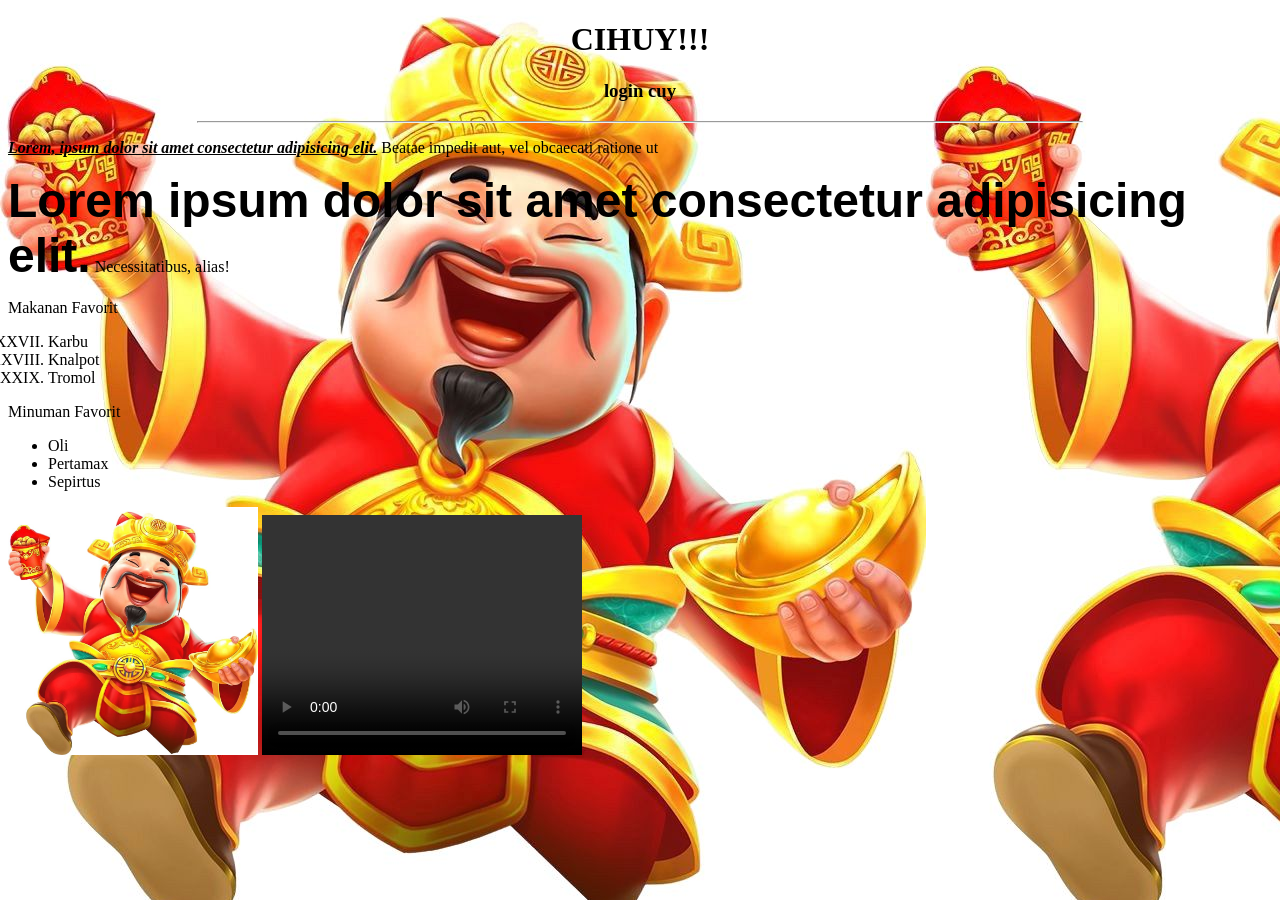
<file: C1-WEBPRO/tes.html>
<!DOCTYPE html>
<html lang="en">
<head>
    <meta charset="UTF-8">
    <meta name="viewport" content="width=device-width, initial-scale=1.0">
    <title>Document</title>
</head>
<body bgcolor="Gray" background="image/db1730a44e94f95dcbf6c3cf9146e7a5.jpg">
        <h1 align="center"> CIHUY!!! </h1>
        <h3 align="center"> login cuy</h3>
        <hr width="70%">
    </div>
    <p align="justify"><u><i><b>Lorem, ipsum dolor sit amet consectetur adipisicing elit.</b></i></u> Beatae impedit aut, vel obcaecati ratione ut </p>
    <p><font size="7" face="arial"> <b>Lorem ipsum dolor sit amet consectetur adipisicing elit.</b></font> Necessitatibus, alias!</p>
    Makanan Favorit
    <ol type="I" start="1987">
        <li>Karbu</li>
        <li>Knalpot</li>
        <li>Tromol</li>
    </ol>
    Minuman Favorit
    <ul>
        <li>Oli</li>
        <li>Pertamax</li>
        <li>Sepirtus</li>
    </ul>
    <img src="image/db1730a44e94f95dcbf6c3cf9146e7a5.jpg" width="250" alt="gambar kalau hilang" title="gambar di maling ire">
    <video width="320" height="240" controls>
        <source src="video/snaptik_7685597860758523157_v3.mp4" type="video/mp4">
Your browser does not support the video tag.
</video>
</body>
</html>
</file>
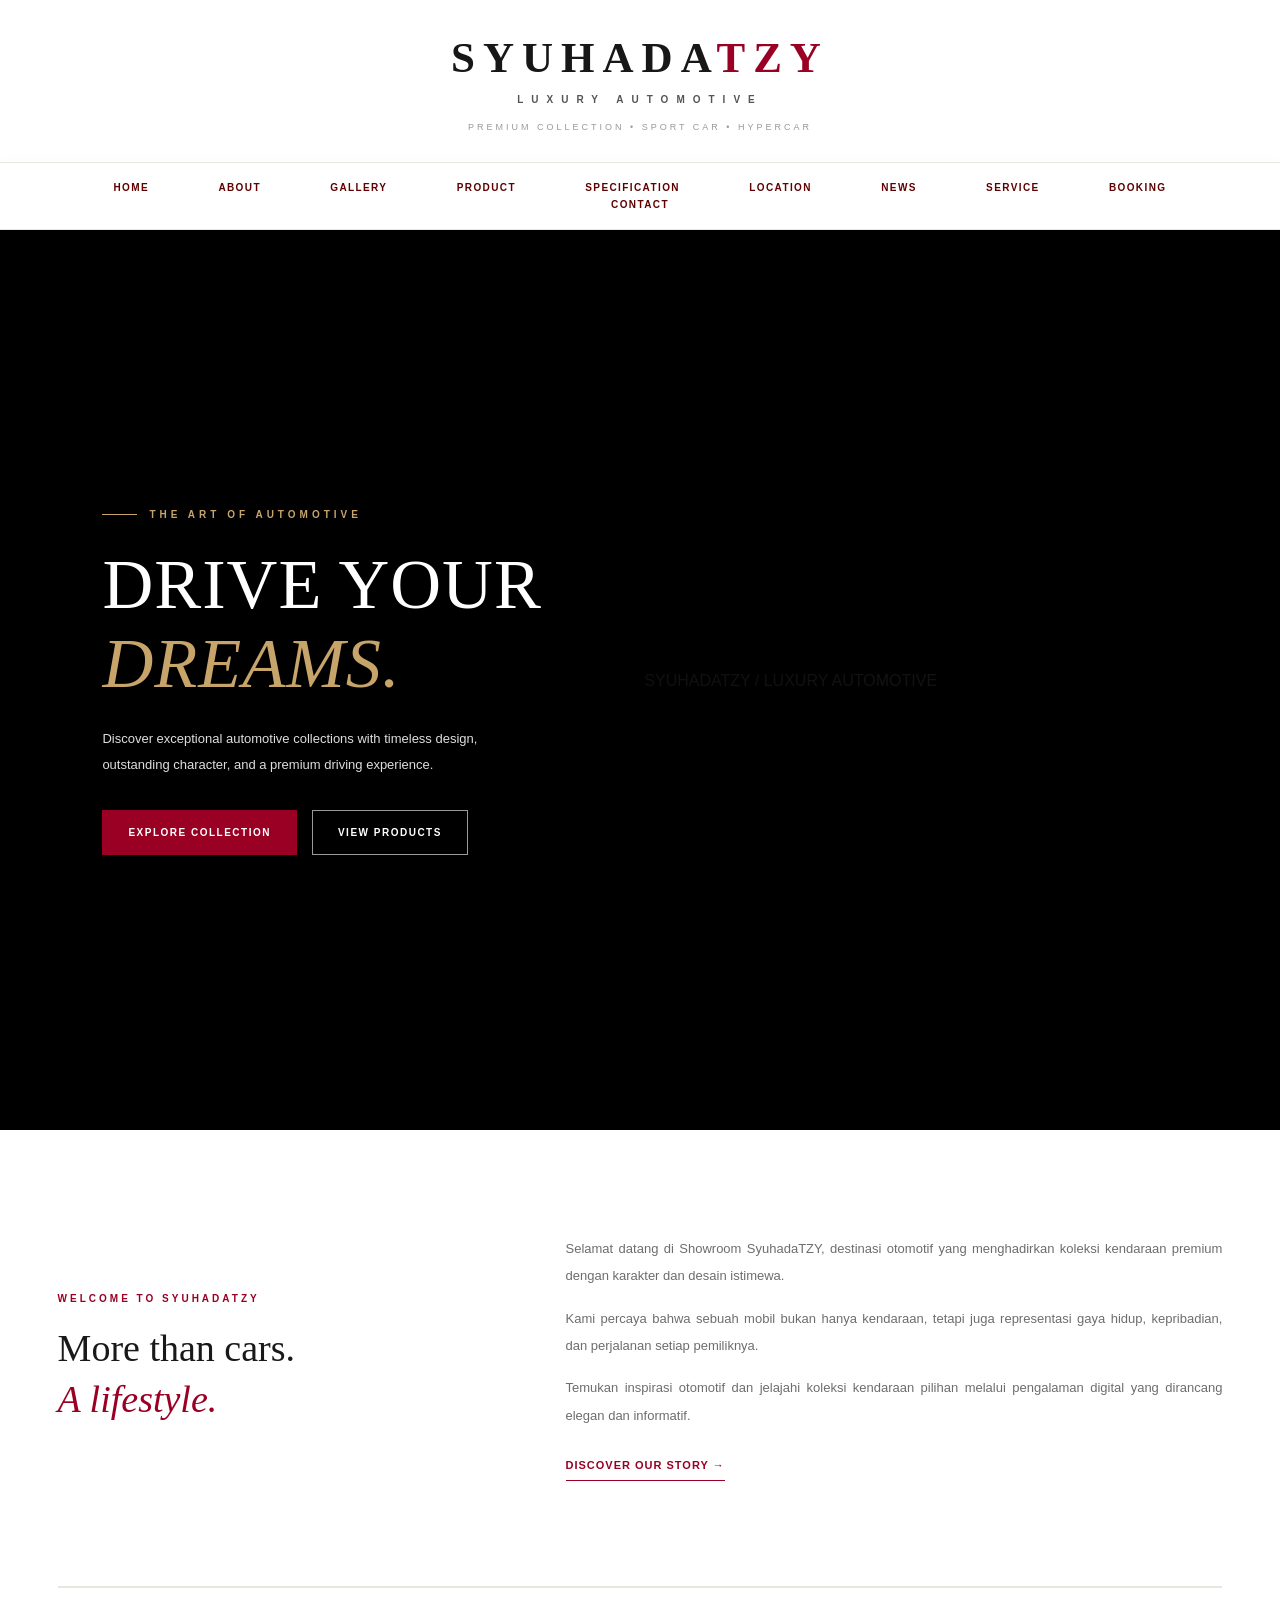
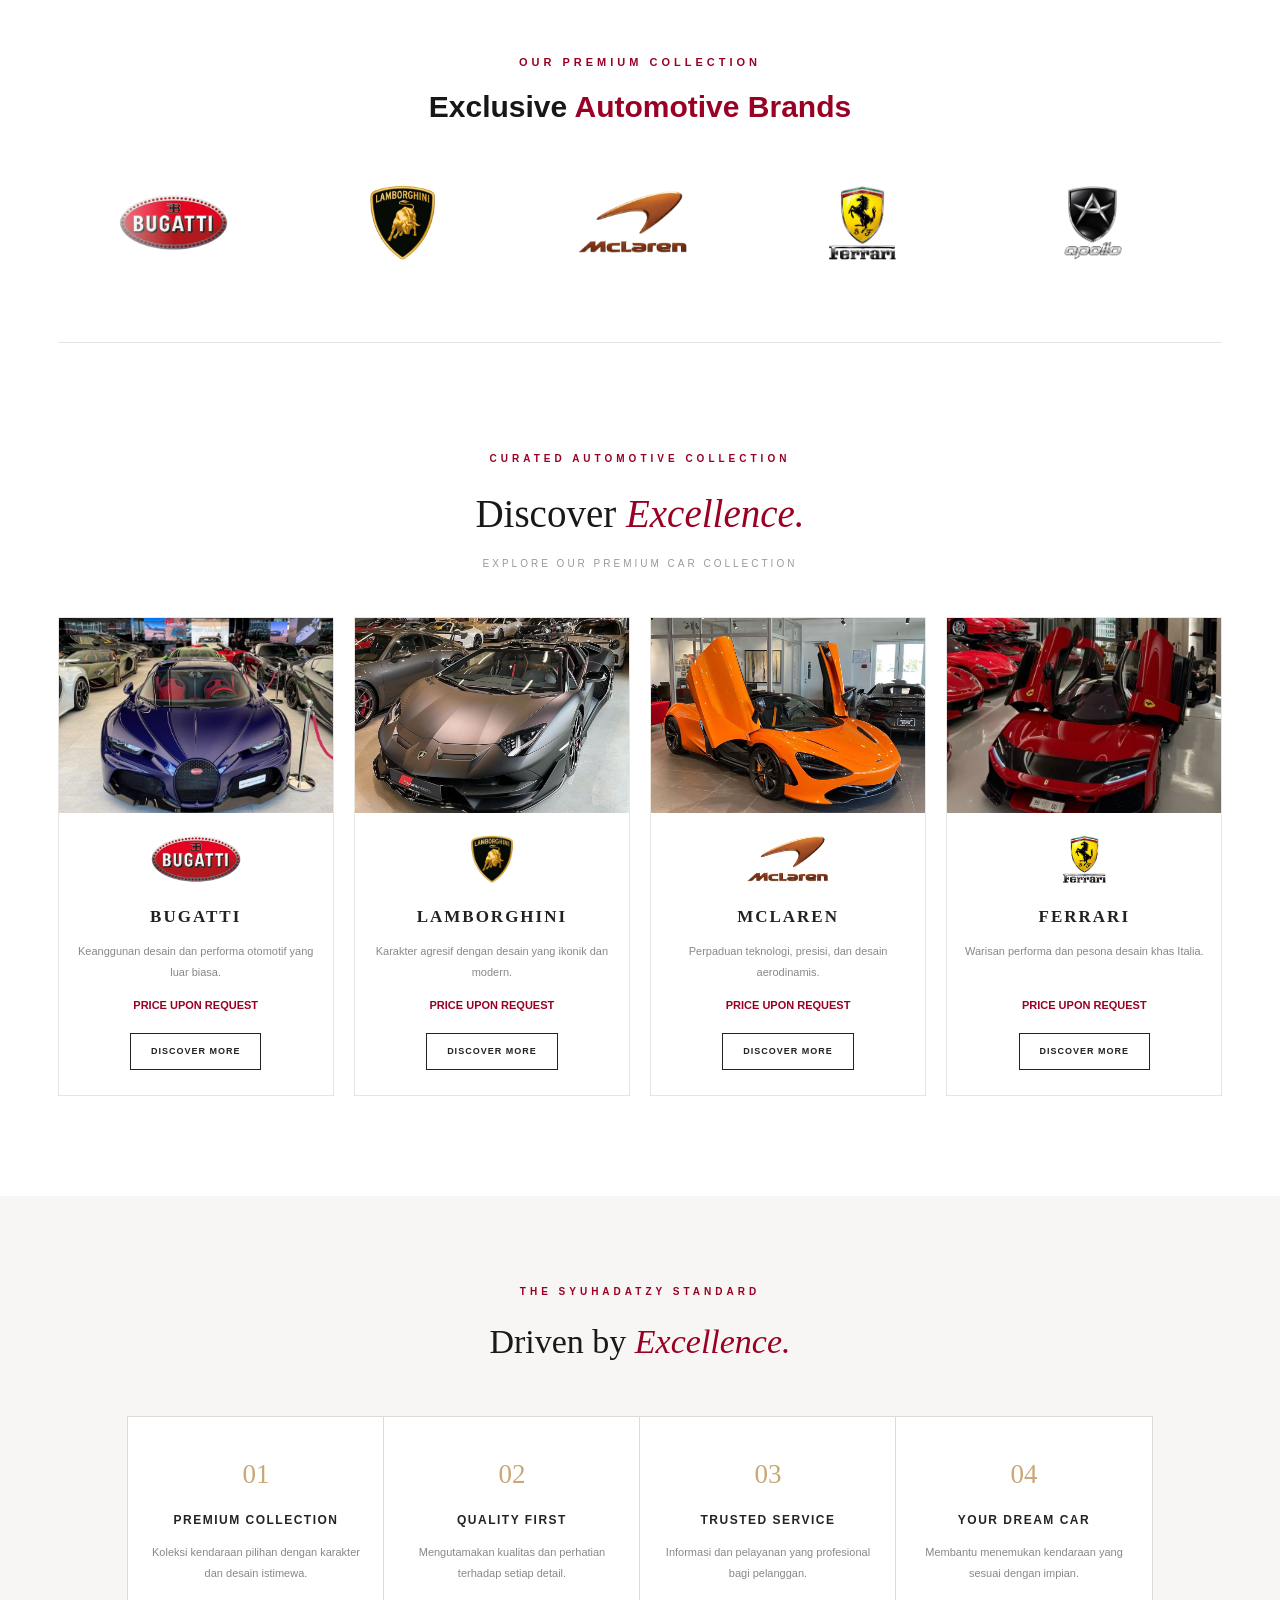
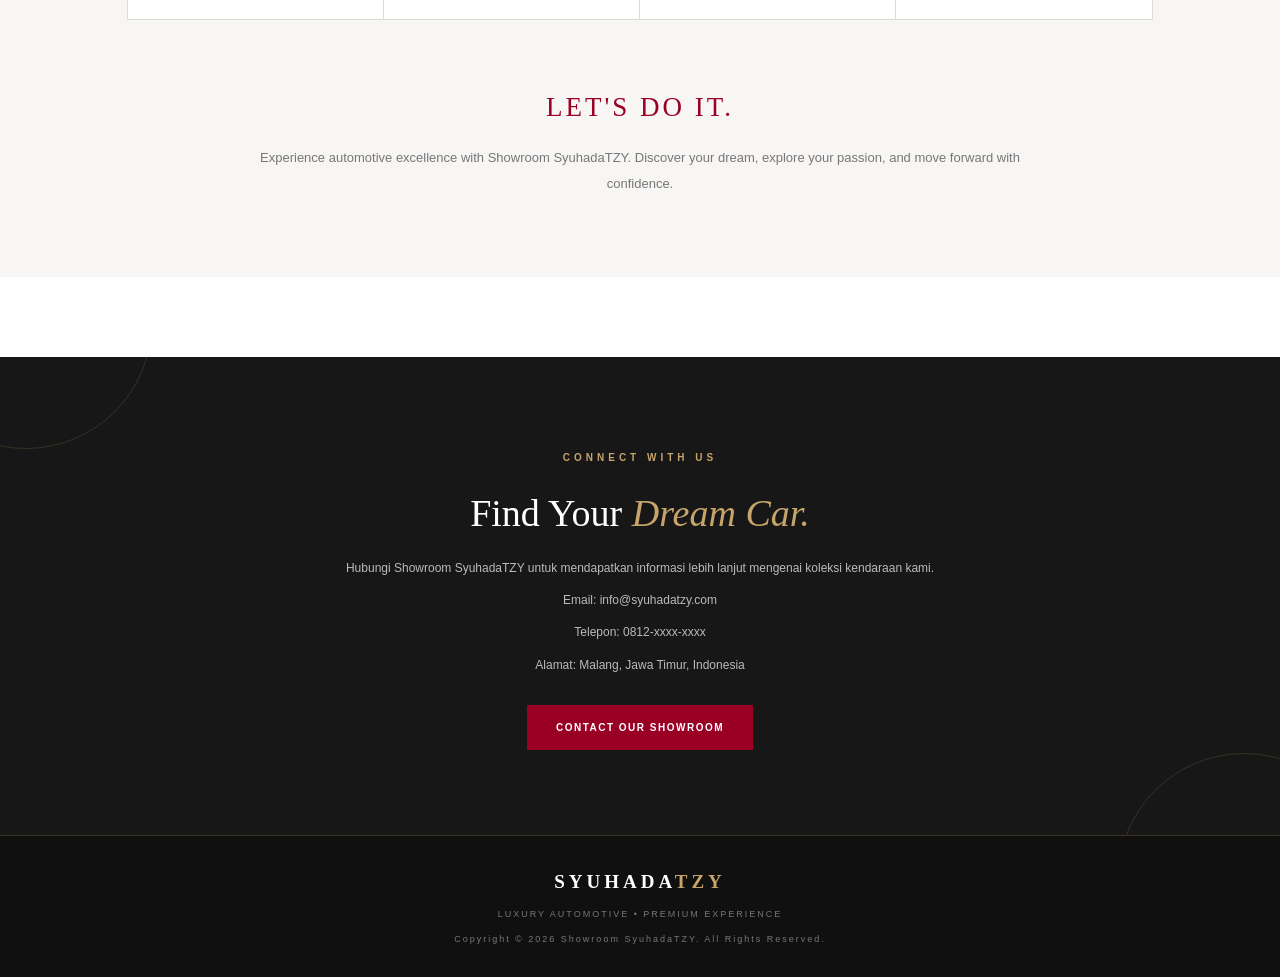
<file: C1-WEBPRO/Utama.html>
<!DOCTYPE html>
<html lang="id">
<head>
<meta charset="UTF-8">
<meta name="viewport" content="width=device-width, initial-scale=1.0">
<title>SyuhadaTZY | Luxury Automotive</title>

<style>
/* =========================
  0 Bahan utama dasar
========================= */

* {
    margin: 0;
    padding: 0;
    box-sizing: border-box;
}

html {
    scroll-behavior: smooth;
    scroll-padding-top: 90px;
}

body {
    background: #fff;
    color: #191919;
    font-family: 'Segoe UI', Arial, sans-serif;
    line-height: 1.7;
}

.container {
    width: 91%;
    max-width: 1380px;
    margin: auto;
}

:root {
    --red: #990024;
    --dark: #171717;
    --gold: #c7a46a;
    --muted: #777;
    --line: #e9e6e1;
}

/* =========================
  1 Bahan BRAND HEADER
========================= */

.brand {
    padding: 30px 15px 27px;
    text-align: center;
    background: #fff;
}

.brand h1 {
    font-family: Georgia, serif;
    font-size: 43px;
    font-weight: 700;
    letter-spacing: 8px;
    color: var(--dark);
    line-height: 1.3;
}

.brand h1 span {
    color: var(--red);
}

.brand h2 {
    font-size: 10px;
    font-weight: 600;
    letter-spacing: 8px;
    color: #555;
    margin-top: 5px;
}

.brand p {
    font-size: 9px;
    color: #999;
    letter-spacing: 3px;
    margin-top: 12px;
}

/* =========================
  2 Bahan NAVIGATION
========================= */

.navigation {
    position: sticky;
    top: 0;
    z-index: 1000;
   background:  rgba(255,255,255,0.95);
    backdrop-filter: blur(14px);
    border-top: 1px solid var(--line);
    border-bottom: 1px solid var(--line);
    box-shadow: 0 4px 18px rgba(0,0,0,.035);
}

.navigation .container {
    display: flex;
    justify-content: center;
    align-items: center;
    flex-wrap: wrap;
    gap: 6%;
    padding: 16px 5px;
}

.navigation a {
    position: relative;
    text-decoration: none;
    color: #5f0101;
    font-size: 10px;
    font-weight: 700;
    letter-spacing: 1.4px;
    transition: .3s;
}

.navigation a::after {
    content: "";
    position: absolute;
    bottom: -7px;
    left: 0;
    width: 0;
    height: 2px;
    background: var(--red);
    transition: .3s;
}

.navigation a:hover {
    background: linear-gradient(
        90deg,
        #ff1744,
        #ff9100,
        #ffee00,
        #00e676,
        #00b0ff,
        #651fff,
        #e040fb
    );

    -webkit-background-clip: text;
    -webkit-text-fill-color: transparent;
    background-clip: text;

    transition: 0.4s ease;;
}

.navigation a:hover::after{
    width: 100%;
}


/* =========================
   2 Bahan banner VIDEO INTRO
========================= */
.banner {
    position: relative;
    width: 100vw;
    max-width: 100vw;
    height: 100vh;
    min-height: 650px;

    margin-left: calc(50% - 50vw);
    margin-right: calc(50% - 50vw);

    padding: 0;
    overflow: hidden;
    background: #000;

    display: flex;
    align-items: center;
    isolation: isolate;
}

/* VIDEO */
.banner-video {
    position: absolute;
    top: 0;
    left: 0;

    width: 100%;
    height: 100%;

    object-fit: cover;
    object-position: center;
    z-index: 0;
}

/* OVERLAY */
.banner-overlay {
    position: absolute;
    inset: 0;
    z-index: 1;

    background: linear-gradient(
        90deg,
        rgba(0,0,0,0.80),
        rgba(0,0,0,0.40),
        rgba(0,0,0,0.10)
    );
}

/* KONTEN */
.banner-content {
    position: relative;
    z-index: 2;
    max-width: 750px;
    padding: 80px 8%;
    color: white;
}

/* HP */
@media (max-width: 768px) {
    .banner {
        height: 85vh;
        min-height: 550px;
    }
}


/* Bahan Tulisan Intro Video */

.banner-content {
    position: relative;
    z-index: 2;
    max-width: 700px;
    padding: 65px 8%;
    color: white;
}

.banner-label {
    display: flex;
    align-items: center;
    gap: 12px;
    color: var(--gold);
    font-size: 10px;
    letter-spacing: 4px;
    font-weight: 700;
    margin-bottom: 22px;
}

.banner-label::before {
    content: "";
    width: 35px;
    height: 1px;
    background: var(--gold);
}

.banner-content h2 {
    font-family: Georgia, serif;
    font-size: clamp(42px, 5.5vw, 72px);
    font-weight: 500;
    line-height: 1.13;
    letter-spacing: 1px;
}

.banner-content h2 span {
    color: var(--gold);
    font-style: italic;
}

.banner-content p {
    color: #dedede;
    font-size: 13px;
    max-width: 420px;
    line-height: 2;
    margin-top: 22px;
}

.banner-buttons {
    display: flex;
    align-items: center;
    gap: 15px;
    flex-wrap: wrap;
    margin-top: 32px;
}

.banner-content a {
    display: inline-block;
    padding: 13px 25px;
    background: var(--red);
    border: 1px solid var(--red);
    color: white;
    text-decoration: none;
    font-size: 10px;
    font-weight: 700;
    letter-spacing: 1.5px;
    transition: .35s;
}

.banner-content a:hover {
    background: var(--gold);
    border-color: var(--gold);
    color: #171717;
    transform: translateY(-3px);
}

.banner-content a.secondary {
    background: transparent;
    border-color: rgba(255,255,255,.6);
}

.banner-content a.secondary:hover {
    background: white;
    color: #171717;
    border-color: white;
}

/* =========================
  3 INTRODUCTION
========================= */

.intro {
    display: grid;
    grid-template-columns: .8fr 1.2fr;
    gap: 70px;
    align-items: center;
    padding: 105px 0;
    border-bottom: 1px solid var(--line);
}

.intro-label {
    color: var(--red);
    font-size: 10px;
    font-weight: 700;
    letter-spacing: 3px;
    margin-bottom: 16px;
}

.intro h2 {
    font-family: Georgia, serif;
    font-size: 38px;
    line-height: 1.35;
    font-weight: 500;
}

.intro h2 span {
    color: var(--red);
    font-style: italic;
}

.intro-text p {
    color: #6d6d6d;
    font-size: 13px;
    line-height: 2.1;
    text-align: justify;
    margin-bottom: 15px;
}

.intro-text a {
    display: inline-block;
    margin-top: 12px;
    color: var(--red);
    font-size: 11px;
    font-weight: 700;
    letter-spacing: 1px;
    text-decoration: none;
    border-bottom: 1px solid var(--red);
    padding-bottom: 5px;
}

/* =========================
 4 Bahan LOGO BERGERAK KE KIRI
========================= */
.brands-section {
    width: 100%;
    padding: 65px 0;
    background: #ffffff;
    overflow: hidden;
    border-top: 1px solid #e9e6e1;
    border-bottom: 1px solid #e9e6e1;
}

/* JUDUL BRAND */
.brands-heading {
    text-align: center;
    margin-bottom: 35px;
}

.brands-heading p {
    color: #990024;
    font-size: 11px;
    letter-spacing: 4px;
    font-weight: bold;
    margin-bottom: 10px;
}

.brands-heading h2 {
    color: #171717;
    font-size: 30px;
    font-weight: 700;
}

.brands-heading h2 span {
    color: #990024;
}

/* AREA SLIDER */
.brands-slider {
    width: 100%;
    overflow: hidden;
    position: relative;

    -webkit-mask-image: linear-gradient(
        to right,
        transparent,
        black 10%,
        black 90%,
        transparent
    );

    mask-image: linear-gradient(
        to right,
        transparent,
        black 10%,
        black 90%,
        transparent
    );
}

/* JALUR ANIMASI */
.brands-track {
    display: flex;
    align-items: center;
    width: max-content;
    animation: brandMove 10s linear infinite;

    /* Animasi tidak berhenti saat hover atau ditekan */
    animation-play-state: running;
}

/* LOGO */
.brand-item {
    width: 190px;
    height: 110px;
    display: flex;
    justify-content: center;
    align-items: center;
    margin: 0 20px;
    flex-shrink: 0;
}

/* LOGO SELALU BERWARNA */
.brand-item img {
    width: 110px;
    height: 75px;
    object-fit: contain;
    filter: none;
    opacity: 1;
    transition: transform 0.4s ease;
}

/* EFEK HOVER LOGO */
.brand-item:hover img {
    transform: scale(1.15);
}

/* ANIMASI BERGERAK TERUS */
@keyframes brandMove {
    from {
        transform: translateX(0);
    }

    to {
        transform: translateX(-50%);
    }
}

/* TETAP BERGERAK SAAT HOVER */
.brands-slider:hover .brands-track {
    animation-play-state: running;
}

/* TETAP BERGERAK SAAT DITEKAN */
.brands-slider:active .brands-track {
    animation-play-state: running;
}

/* TAMPILAN HP */
@media (max-width: 600px) {
    .brands-heading h2 {
        font-size: 23px;
    }

    .brand-item {
        width: 130px;
        margin: 0 10px;
    }

    .brand-item img {
        width: 85px;
        height: 65px;
    }
}

/* =========================
  5 Bahan Judul GALLERY 
========================= */

.section-title {
    text-align: center;
    margin: 100px 0 45px;
}

.section-title small {
    color: var(--red);
    font-size: 10px;
    font-weight: 700;
    letter-spacing: 4px;
}

.section-title h2 {
    font-family: Georgia, serif;
    font-size: 39px;
    font-weight: 500;
    margin-top: 10px;
}

.section-title h2 span {
    color: var(--red);
    font-style: italic;
}

.section-title p {
    color: #999;
    font-size: 10px;
    letter-spacing: 3px;
    margin-top: 8px;
}



/* =========================
  5 Bahan Gambar dan Tulisan CAR COLLECTION
========================= */

.cars {
    display: grid;
    grid-template-columns: repeat(4, 1fr);
    gap: 20px;
    margin-bottom: 100px;
}

.car-card {
    position: relative;
    background: #fff;
    border: 1px solid #e9e6e1;
    overflow: hidden;
    transition: .4s ease;
}

.car-card:hover {
    transform: translateY(-8px);
    border-color: var(--gold);
    box-shadow: 0 18px 40px rgba(0,0,0,.1);
}

.car-image-wrapper {
    overflow: hidden;
    background: #f4f3f1;
}

.car-image {
    display: block;
    width: 100%;
    height: 195px;
    object-fit: cover;
    transition: .6s ease;
}

.car-card:hover .car-image {
    transform: scale(1.06);
}

.car-info {
    padding: 22px 17px 25px;
    text-align: center;
}

.car-logo {
    width: auto;
    max-width: 105px;
    height: 48px;
    object-fit: contain;
    margin-bottom: 12px;
}

.car-info h3 {
    font-family: Georgia, serif;
    color: #222;
    font-size: 17px;
    letter-spacing: 2px;
    margin-bottom: 9px;
}

.car-info p {
    color: #888;
    font-size: 11px;
    line-height: 1.9;
    min-height: 43px;
}

.car-info b {
    display: block;
    color: var(--red);
    font-size: 11px;
    margin-top: 12px;
}

.car-info a {
    display: inline-block;
    margin-top: 18px;
    padding: 10px 20px;
    border: 1px solid #222;
    color: #222;
    text-decoration: none;
    font-size: 9px;
    font-weight: 700;
    letter-spacing: 1px;
    transition: .3s;
}

.car-info a:hover {
    background: var(--red);
    border-color: var(--red);
    color: white;
}

/* =========================
  6 Bahan STANDARD QUALITY
========================= */

.advantages {
    padding: 80px 6%;
    background: #f7f6f4;
    margin: 80px 0;
}

.quality-heading {
    text-align: center;
    margin-bottom: 45px;
}

.quality-heading small {
    color: var(--red);
    font-size: 10px;
    font-weight: bold;
    letter-spacing: 4px;
}

.quality-heading h2 {
    font-family: Georgia, serif;
    font-size: 34px;
    font-weight: 500;
    margin-top: 10px;
}

.quality-heading h2 span {
    color: var(--red);
    font-style: italic;
}

.advantage-grid {
    display: grid;
    grid-template-columns: repeat(4, 1fr);
    gap: 1px;
    background: #dedbd5;
    border: 1px solid #dedbd5;
}

.advantage-item {
    background: #fff;
    padding: 35px 20px;
    text-align: center;
    transition: .35s;
}

.advantage-item:hover {
    background: #fffaf5;
    transform: translateY(-5px);
}

.advantage-number {
    font-family: Georgia, serif;
    font-size: 27px;
    color: #c8a875;
    margin-bottom: 12px;
}

.advantage-item h3 {
    font-size: 12px;
    letter-spacing: 1.5px;
    color: #242424;
    margin-bottom: 12px;
}

.advantage-item p {
    font-size: 11px;
    color: #888;
    line-height: 1.9;
}

/* =========================
 6 bahan ABOUT LETS DO IT
========================= */

.about {
    max-width: 780px;
    margin: 65px auto 0;
    text-align: center;
}

.about h3 {
    font-family: Georgia, serif;
    color: var(--red);
    font-size: 27px;
    font-weight: 500;
    letter-spacing: 3px;
}

.about p {
    font-size: 13px;
    color: #777;
    margin-top: 14px;
    line-height: 2;
}

/* =========================
  7 Bahan KONTAK
========================= */

.contact {
    position: relative;
    background: #171717;
    color: white;
    padding: 85px 20px;
    text-align: center;
    overflow: hidden;
}

.contact::before,
.contact::after {
    content: "";
    position: absolute;
    width: 250px;
    height: 250px;
    border: 1px solid rgba(199,164,106,.18);
    border-radius: 50%;
}

.contact::before {
    top: -160px;
    left: -100px;
}

.contact::after {
    bottom: -170px;
    right: -90px;
}

.contact small {
    color: var(--gold);
    font-size: 10px;
    letter-spacing: 4px;
    font-weight: bold;
}

.contact h2 {
    font-family: Georgia, serif;
    font-size: 38px;
    font-weight: 500;
    margin-top: 12px;
}

.contact h2 span {
    color: var(--gold);
    font-style: italic;
}

.contact p {
    color: #bbb;
    font-size: 12px;
    margin-top: 12px;
}

.contact a {
    display: inline-block;
    margin-top: 30px;
    padding: 13px 28px;
    background: var(--red);
    border: 1px solid var(--red);
    color: white;
    font-size: 10px;
    font-weight: bold;
    letter-spacing: 1.5px;
    text-decoration: none;
    transition: .35s;
}

.contact a:hover {
    background: var(--gold);
    border-color: var(--gold);
    color: #171717;
    transform: translateY(-4px);
}

/* =========================
  8 Bahan FOOTER
========================= */

.footer {
    background: #101010;
    text-align: center;
    padding: 30px 15px;
    border-top: 1px solid #3b3026;
}

.footer h3 {
    font-family: Georgia, serif;
    font-size: 19px;
    letter-spacing: 4px;
    color: white;
}

.footer h3 span {
    color: var(--gold);
}

.footer p {
    color: #777;
    font-size: 9px;
    letter-spacing: 2px;
    margin-top: 9px;
}

/* =========================
  Bahab Full RESPONSIVE
========================= */

@media (max-width: 1100px) {
    .cars {
        grid-template-columns: repeat(2, 1fr);
    }

    .advantage-grid {
        grid-template-columns: repeat(2, 1fr);
    }

    .navigation .container {
        gap: 20px;
    }

    .intro {
        gap: 35px;
    }
}

@media (max-width: 768px) {
    .brand h1 {
        font-size: 33px;
        letter-spacing: 5px;
    }

    .brand h2 {
        letter-spacing: 5px;
    }

    .navigation .container {
        gap: 15px;
        padding: 13px 5px;
    }

    .navigation a {
        font-size: 9px;
    }

    .banner {
        min-height: 420px;
    }

    .banner-content {
        padding: 40px 7%;
    }

    .intro {
        grid-template-columns: 1fr;
        padding: 65px 0;
        gap: 20px;
    }

    .intro h2 {
        font-size: 32px;
    }

    .section-title {
        margin-top: 70px;
    }

    .section-title h2 {
        font-size: 30px;
    }

    .advantages {
        padding: 55px 20px;
    }

    .contact h2 {
        font-size: 29px;
    }
}

@media (max-width: 480px) {
    .brand h1 {
        font-size: 27px;
        letter-spacing: 3px;
    }

    .brand p {
        font-size: 7px;
        letter-spacing: 1.5px;
    }

    .navigation .container {
        gap: 12px;
    }

    .banner {
        min-height: 360px;
    }

    .banner-content h2 {
        font-size: 37px;
    }

    .banner-content p {
        font-size: 11px;
    }

    .banner-buttons {
        gap: 10px;
    }

    .banner-content a {
        padding: 11px 16px;
        font-size: 9px;
    }

    .cars,
    .advantage-grid {
        grid-template-columns: 1fr;
    }

    .car-image {
        height: 210px;
    }

    .section-title h2 {
        font-size: 25px;
    }

    .quality-heading h2 {
        font-size: 27px;
    }
}
</style>
</head>

<body>

<!-- 1 BRAND -->

<header class="brand">
    <h1>SYUHADA<span>TZY</span></h1>
    <h2>LUXURY AUTOMOTIVE</h2>
    <p>PREMIUM COLLECTION • SPORT CAR • HYPERCAR</p>
</header>

<!-- 2 NAVIGATION -->

<nav class="navigation">
    <div class="container">
        <a href="#home" class="active">HOME</a>
        <a href="index.html">ABOUT</a>
        <a href="#gallery">GALLERY</a>
        <a href="produk.html">PRODUCT</a>
        <a href="spek.html">SPECIFICATION</a>
        <a href="lokasi.html">LOCATION</a>
        <a href="berita.html">NEWS</a>
        <a href="layanan.html">SERVICE</a>
        <a href="booking.html">BOOKING</a>
        <a href="#kontak">CONTACT</a>
    </div>
</nav>

<main class="container">

<!-- 3 HERO VIDEO INTRO -->


<section class="banner" id="home">

    <video class="banner-video" autoplay muted loop playsinline>
        <source src="video/vid neww.mp4" type="video/mp4">
        Browser Anda tidak mendukung video.
    </video>

    <div class="banner-overlay"></div>

    <div class="banner-content">
        <div class="banner-label">
            THE ART OF AUTOMOTIVE
        </div>

        <h2>
            DRIVE YOUR<br>
            <span>DREAMS.</span>
        </h2>

        <p>
            Discover exceptional automotive collections
            with timeless design, outstanding character,
            and a premium driving experience.
        </p>

        <div class="banner-buttons">
            <a href="#gallery">EXPLORE COLLECTION</a>
            <a href="produk.html" class="secondary">VIEW PRODUCTS</a>
        </div>
    </div>

    <div class="video-caption">
        SYUHADATZY / LUXURY AUTOMOTIVE
    </div>

</section>



<!-- 4 INTRODUCTION -->

<section class="intro">

    <div>
        <p class="intro-label">WELCOME TO SYUHADATZY</p>

        <h2>
            More than cars.<br>
            <span>A lifestyle.</span>
        </h2>
    </div>

    <div class="intro-text">
        <p>
            Selamat datang di Showroom SyuhadaTZY, destinasi
            otomotif yang menghadirkan koleksi kendaraan
            premium dengan karakter dan desain istimewa.
        </p>

        <p>
            Kami percaya bahwa sebuah mobil bukan hanya
            kendaraan, tetapi juga representasi gaya hidup,
            kepribadian, dan perjalanan setiap pemiliknya.
        </p>

        <p>
            Temukan inspirasi otomotif dan jelajahi koleksi
            kendaraan pilihan melalui pengalaman digital
            yang dirancang elegan dan informatif.
        </p>

        <a href="index.html">DISCOVER OUR STORY →</a>
    </div>

</section>

<!-- LOGO BERGERAK -->

<section class="brands-section">
    <div class="brands-heading">
        <p>OUR PREMIUM COLLECTION</p>
        <h2>Exclusive <span>Automotive Brands</span></h2>
    </div>

    <div class="brands-slider">
        <div class="brands-track">

            <!-- Logo merek -->
            <div class="brand-item">
                <img src="image/bgt_logo-removebg-preview.png" alt="Bugatti">
            </div>

            <div class="brand-item">
                <img src="image/lbr_logo-removebg-preview.png" alt="Lamborghini">
            </div>

            <div class="brand-item">
                <img src="image/mc_logo-removebg-preview.png" alt="McLaren">
            </div>

            <div class="brand-item">
                <img src="image/fr_logo-removebg-preview.png" alt="Ferrari">
            </div>

            <div class="brand-item">
                <img src="image/Apollo Chrome Shield Emblem.png" alt="Apollo">
            </div>

            <div class="brand-item">
                <img src="image/koenigsegg_transparan.png" alt="Koenigsegg">
            </div>

            <div class="brand-item">
                <img src="image/pagani_transparan.png" alt="Pagani">
            </div>

            <div class="brand-item">
                <img src="image/ssc_transparan.png" alt="SSC">
            </div>

            <div class="brand-item">
                <img src="image/Hennessey Chrome Emblem and Script.png" alt="Hennessey">
            </div>

            <!-- perulangannnya -->

            <div class="brand-item">
                <img src="image/bgt_logo-removebg-preview.png" alt="Bugatti">
            </div>

            <div class="brand-item">
                <img src="image/lbr_logo-removebg-preview.png" alt="Lamborghini">
            </div>

            <div class="brand-item">
                <img src="image/mc_logo-removebg-preview.png" alt="McLaren">
            </div>

            <div class="brand-item">
                <img src="image/fr_logo-removebg-preview.png" alt="Ferrari">
            </div>

            <div class="brand-item">
                <img src="image/Apollo Chrome Shield Emblem.png" alt="Apollo">
            </div>

            <div class="brand-item">
                <img src="image/koenigsegg_transparan.png" alt="Koenigsegg">
            </div>

            <div class="brand-item">
                <img src="image/pagani_transparan.png" alt="Pagani">
            </div>

            <div class="brand-item">
                <img src="image/ssc_transparan.png" alt="SSC">
            </div>

            <div class="brand-item">
                <img src="image/Hennessey Chrome Emblem and Script.png" alt="Hennessey">
            </div>
            

        </div>
    </div>
</section>

<!-- 5 GALLERY -->

<section id="gallery">

    <div class="section-title">
        <small>CURATED AUTOMOTIVE COLLECTION</small>
        <h2>Discover <span>Excellence.</span></h2>
        <p>EXPLORE OUR PREMIUM CAR COLLECTION</p>
    </div>

    <div class="cars">

        <!-- BUGATTI -->

        <article class="car-card">
            <div class="car-image-wrapper">
                <img class="car-image"
                     src="image/buggati shw.jpg"
                     alt="Bugatti">
            </div>

            <div class="car-info">
                <img class="car-logo"
                     src="image/bgt_logo-removebg-preview.png"
                     alt="Bugatti Logo">

                <h3>BUGATTI</h3>
                <p>Keanggunan desain dan performa otomotif yang luar biasa.</p>
                <b>PRICE UPON REQUEST</b>
                <a href="#kontak">DISCOVER MORE</a>
            </div>
        </article>

        <!-- LAMBORGHINI -->

        <article class="car-card">
            <div class="car-image-wrapper">
                <img class="car-image"
                     src="image/lamborgini shw 2.jpg"
                     alt="Lamborghini">
            </div>

            <div class="car-info">
                <img class="car-logo"
                     src="image/lbr_logo-removebg-preview.png"
                     alt="Lamborghini Logo">

                <h3>LAMBORGHINI</h3>
                <p>Karakter agresif dengan desain yang ikonik dan modern.</p>
                <b>PRICE UPON REQUEST</b>
                <a href="#kontak">DISCOVER MORE</a>
            </div>
        </article>

        <!-- MCLAREN -->

        <article class="car-card">
            <div class="car-image-wrapper">
                <img class="car-image"
                     src="image/mc laren shw.jpg"
                     alt="McLaren">
            </div>

            <div class="car-info">
                <img class="car-logo"
                     src="image/mc_logo-removebg-preview.png"
                     alt="McLaren Logo">

                <h3>MCLAREN</h3>
                <p>Perpaduan teknologi, presisi, dan desain aerodinamis.</p>
                <b>PRICE UPON REQUEST</b>
                <a href="#kontak">DISCOVER MORE</a>
            </div>
        </article>

        <!-- FERRARI -->

        <article class="car-card">
            <div class="car-image-wrapper">
                <img class="car-image"
                     src="image/ferrari shw.jpg"
                     alt="Ferrari">
            </div>

            <div class="car-info">
                <img class="car-logo"
                     src="image/fr_logo-removebg-preview.png"
                     alt="Ferrari Logo">

                <h3>FERRARI</h3>
                <p>Warisan performa dan pesona desain khas Italia.</p>
                <b>PRICE UPON REQUEST</b>
                <a href="#kontak">DISCOVER MORE</a>
            </div>
        </article>

    </div>

</section>

</main>

<!-- 6 STANDARD QUALITY -->

<section class="advantages">

    <div class="container">

        <div class="quality-heading">
            <small>THE SYUHADATZY STANDARD</small>
            <h2>Driven by <span>Excellence.</span></h2>
        </div>

        <div class="advantage-grid">

            <div class="advantage-item">
                <div class="advantage-number">01</div>
                <h3>PREMIUM COLLECTION</h3>
                <p>
                    Koleksi kendaraan pilihan dengan
                    karakter dan desain istimewa.
                </p>
            </div>

            <div class="advantage-item">
                <div class="advantage-number">02</div>
                <h3>QUALITY FIRST</h3>
                <p>
                    Mengutamakan kualitas dan perhatian
                    terhadap setiap detail.
                </p>
            </div>

            <div class="advantage-item">
                <div class="advantage-number">03</div>
                <h3>TRUSTED SERVICE</h3>
                <p>
                    Informasi dan pelayanan yang
                    profesional bagi pelanggan.
                </p>
            </div>

            <div class="advantage-item">
                <div class="advantage-number">04</div>
                <h3>YOUR DREAM CAR</h3>
                <p>
                    Membantu menemukan kendaraan
                    yang sesuai dengan impian.
                </p>
            </div>

        </div>

        <div class="about">
            <h3>LET'S DO IT.</h3>
            <p>
                Experience automotive excellence with
                Showroom SyuhadaTZY. Discover your dream,
                explore your passion, and move forward
                with confidence.
            </p>
        </div>

    </div>

</section>

<!-- 7 KONTAK -->

<section class="contact" id="kontak">

    <small>CONNECT WITH US</small>

    <h2>Find Your <span>Dream Car.</span></h2>

    <p>
        Hubungi Showroom SyuhadaTZY untuk mendapatkan
        informasi lebih lanjut mengenai koleksi kendaraan kami.
    </p>

    <p>Email: info@syuhadatzy.com</p>
    <p>Telepon: 0812-xxxx-xxxx</p>
    <p>Alamat: Malang, Jawa Timur, Indonesia</p>

    <a href="https://wa.me/62812xxxxxxxx?text=Halo%20Showroom%20SyuhadaTZY"
       target="_blank" rel="noopener">
        CONTACT OUR SHOWROOM
    </a>

</section>

<!-- 8 FOOTER -->

<footer class="footer">

    <h3>SYUHADA<span>TZY</span></h3>

    <p>LUXURY AUTOMOTIVE • PREMIUM EXPERIENCE</p>

    <p>Copyright © 2026 Showroom SyuhadaTZY. All Rights Reserved.</p>

</footer>

</body>
</html>
</file>
<file: cssku.css>
p {
    color: magenta;
    background-color: aqua;
}
</file>
<file: C1-WEBPRO/styleku.css>
.satu {width: 300px; height: 300px;
background-color: chartreuse;
padding: 20px;
padding-top: 20px;
padding-bottom: 20px;
padding-left: 20;
padding-right: 20px;
border: 20px double magenta;
border-radius: 50px 10px;
margin: 0 auto;
overflow: auto;}

.dua {
    background-color: aqua;
    width: 300px;
    height: 300px;
    display: inline-block;
}
img {float: left;}
</file>
